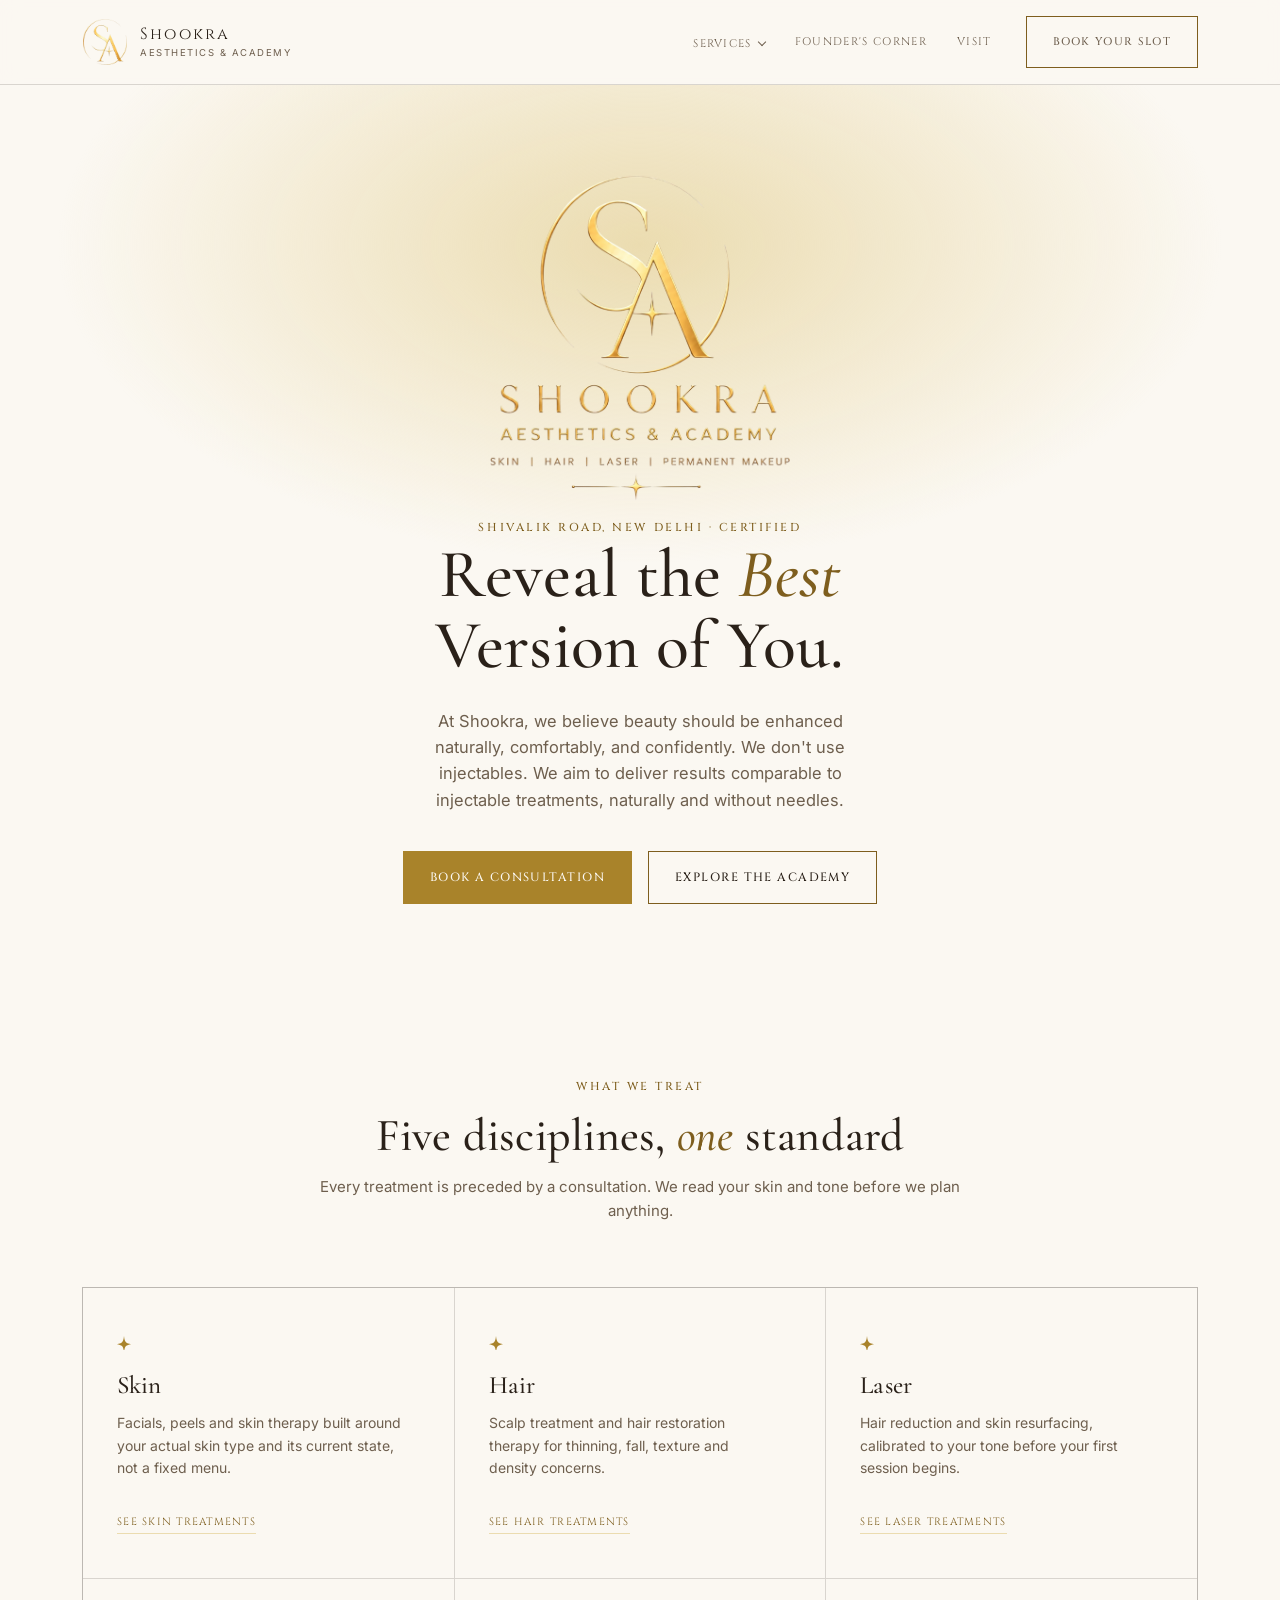
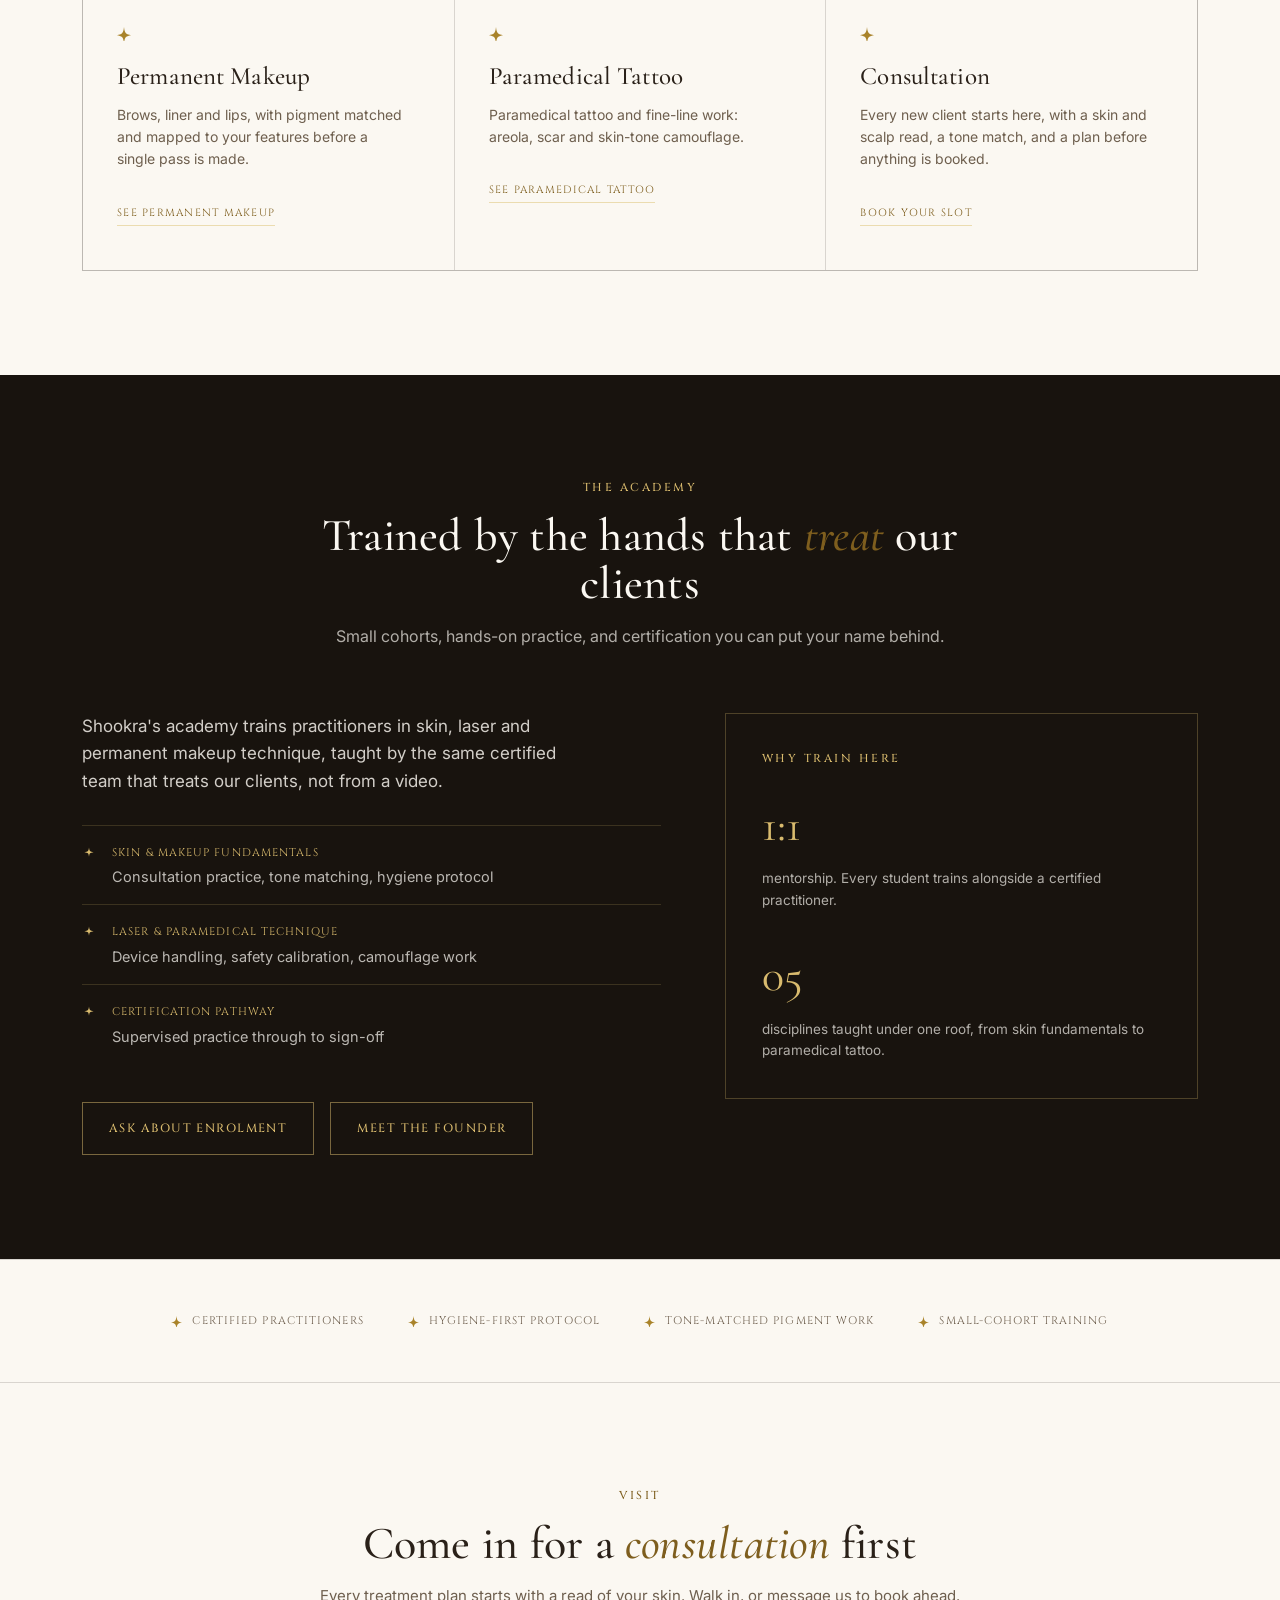
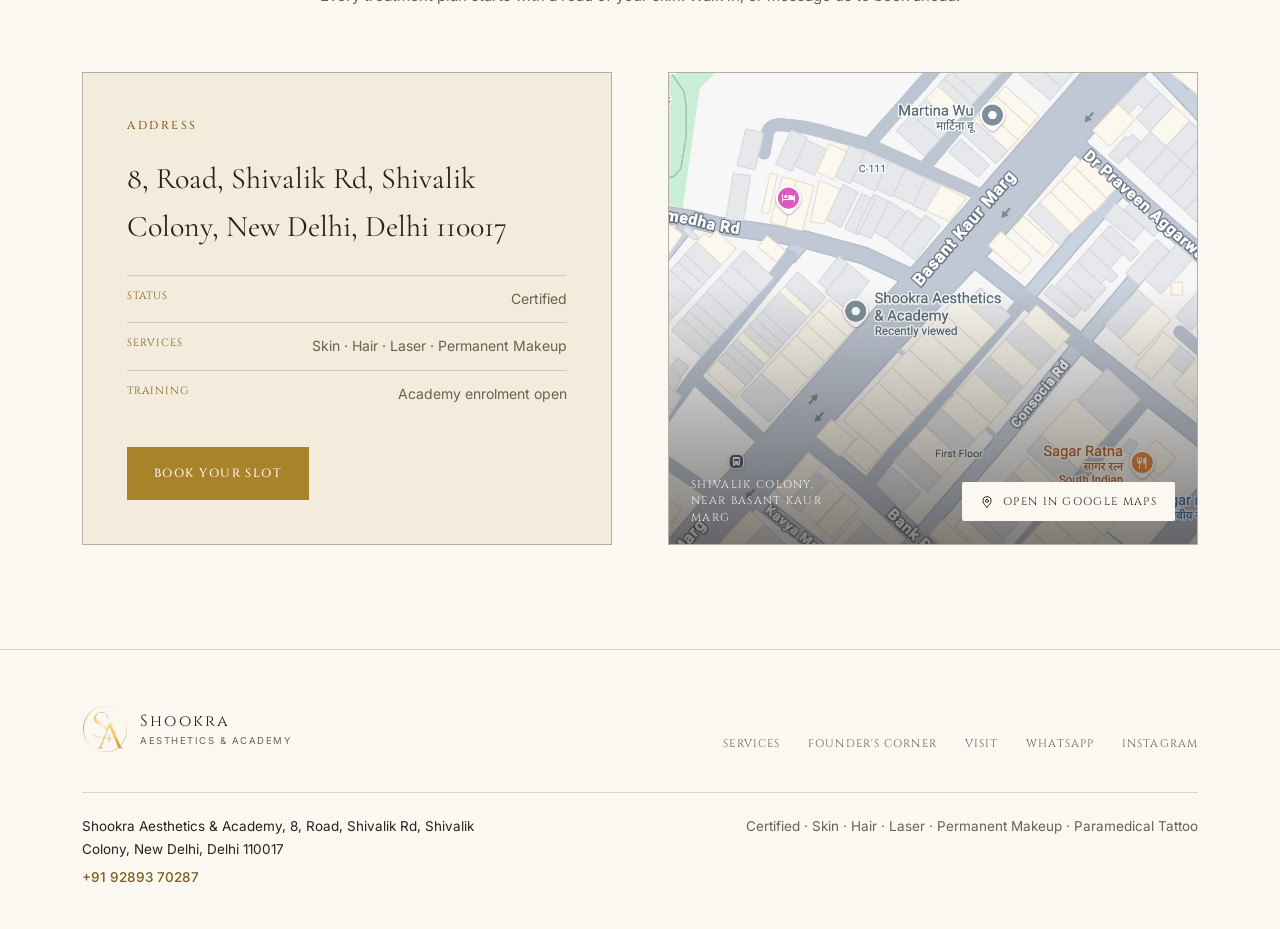
<file: index.html>
<!DOCTYPE html>
<html lang="en">
<head>
<meta charset="UTF-8" />
<meta name="viewport" content="width=device-width, initial-scale=1.0" />
<title>Shookra Aesthetics &amp; Academy | Shivalik Road, New Delhi</title>
<meta name="description" content="Skin, hair, laser, permanent makeup and paramedical tattoo at Shookra Aesthetics &amp; Academy, Shivalik Road, New Delhi. Certified practitioners, no injectables." />
<link rel="preconnect" href="https://fonts.googleapis.com" />
<link rel="preconnect" href="https://fonts.gstatic.com" crossorigin />
<link href="https://fonts.googleapis.com/css2?family=Cinzel:wght@400;500;600&family=Cormorant+Garamond:ital,wght@0,400;0,500;0,600;1,400;1,500&family=Inter:wght@400;500;600&display=swap" rel="stylesheet" />
<link rel="stylesheet" href="styles.css" />
</head>
<body>

<header>
  <nav class="wrap">
    <a href="index.html" class="brand">
      <span class="brand-mark"><img src="logo-mark.png" alt="Shookra monogram" /></span>
      <span class="wordmark">Shookra<small>Aesthetics &amp; Academy</small></span>
    </a>
    <div class="navlinks">
      <div class="navlinks-inner">
        <span class="has-menu">
          <a href="#services">Services</a>
          <span class="menu">
            <a href="skin.html">Skin</a>
            <a href="hair.html">Hair</a>
            <a href="laser.html">Laser</a>
            <a href="permanent-makeup.html">Permanent Makeup</a>
            <a href="paramedical-tattoo.html">Paramedical Tattoo</a>
          </span>
        </span>
        <a href="founders-corner.html">Founder's Corner</a>
        <a href="#visit">Visit</a>
      </div>
      <a href="#" class="btn" data-wa="Hi Shookra, I'd like to book an appointment.">Book your slot</a>
    </div>
  </nav>
</header>

<main id="top">

  <!-- HERO -->
  <div class="hero">
    <div class="wrap">

      <div class="hero-mark"><img src="logo-full.png" alt="Shookra Aesthetics &amp; Academy. Skin, hair, laser, permanent makeup." /></div>

      <span class="eyebrow hero-eyebrow">Shivalik Road, New Delhi · Certified</span>
      <h1 class="hero-headline">Reveal the <em>Best</em> Version of You.</h1>
      <p class="hero-sub">At Shookra, we believe beauty should be enhanced naturally, comfortably, and confidently. We don't use injectables. We aim to deliver results comparable to injectable treatments, naturally and without needles.</p>
      <div class="hero-cta">
        <a href="#" class="btn btn--solid" data-wa="Hi Shookra, I'd like to book a consultation.">Book a consultation</a>
        <a href="https://www.instagram.com/shookraesthetics/" class="btn" target="_blank" rel="noopener">Explore the academy</a>
      </div>

    </div>
  </div>

  <!-- SERVICES -->
  <section id="services">
    <div class="wrap">
      <div class="section-head">
        <span class="eyebrow">What we treat</span>
        <h2>Five disciplines, <em>one</em> standard</h2>
        <p class="section-note">Every treatment is preceded by a consultation. We read your skin and tone before we plan anything.</p>
      </div>

      <div class="service-list">
        <a class="service" href="skin.html">
          <span class="spark"><svg viewBox="0 0 24 24" fill="currentColor"><path d="M12 0c.6 5.6 1.6 9 3.4 10.8C17.2 12.6 20.4 13.5 24 14c-3.6.5-6.8 1.4-8.6 3.2C13.6 19 12.6 22.4 12 28c-.6-5.6-1.6-9-3.4-10.8C6.8 15.4 3.6 14.5 0 14c3.6-.5 6.8-1.4 8.6-3.2C10.4 9 11.4 5.6 12 0z"/></svg></span>
          <h3>Skin</h3>
          <p>Facials, peels and skin therapy built around your actual skin type and its current state, not a fixed menu.</p>
          <span class="more">See skin treatments</span>
          <span class="service-line"></span>
        </a>
        <a class="service" href="hair.html">
          <span class="spark"><svg viewBox="0 0 24 24" fill="currentColor"><path d="M12 0c.6 5.6 1.6 9 3.4 10.8C17.2 12.6 20.4 13.5 24 14c-3.6.5-6.8 1.4-8.6 3.2C13.6 19 12.6 22.4 12 28c-.6-5.6-1.6-9-3.4-10.8C6.8 15.4 3.6 14.5 0 14c3.6-.5 6.8-1.4 8.6-3.2C10.4 9 11.4 5.6 12 0z"/></svg></span>
          <h3>Hair</h3>
          <p>Scalp treatment and hair restoration therapy for thinning, fall, texture and density concerns.</p>
          <span class="more">See hair treatments</span>
          <span class="service-line"></span>
        </a>
        <a class="service" href="laser.html">
          <span class="spark"><svg viewBox="0 0 24 24" fill="currentColor"><path d="M12 0c.6 5.6 1.6 9 3.4 10.8C17.2 12.6 20.4 13.5 24 14c-3.6.5-6.8 1.4-8.6 3.2C13.6 19 12.6 22.4 12 28c-.6-5.6-1.6-9-3.4-10.8C6.8 15.4 3.6 14.5 0 14c3.6-.5 6.8-1.4 8.6-3.2C10.4 9 11.4 5.6 12 0z"/></svg></span>
          <h3>Laser</h3>
          <p>Hair reduction and skin resurfacing, calibrated to your tone before your first session begins.</p>
          <span class="more">See laser treatments</span>
          <span class="service-line"></span>
        </a>
        <a class="service" href="permanent-makeup.html">
          <span class="spark"><svg viewBox="0 0 24 24" fill="currentColor"><path d="M12 0c.6 5.6 1.6 9 3.4 10.8C17.2 12.6 20.4 13.5 24 14c-3.6.5-6.8 1.4-8.6 3.2C13.6 19 12.6 22.4 12 28c-.6-5.6-1.6-9-3.4-10.8C6.8 15.4 3.6 14.5 0 14c3.6-.5 6.8-1.4 8.6-3.2C10.4 9 11.4 5.6 12 0z"/></svg></span>
          <h3>Permanent Makeup</h3>
          <p>Brows, liner and lips, with pigment matched and mapped to your features before a single pass is made.</p>
          <span class="more">See permanent makeup</span>
          <span class="service-line"></span>
        </a>
        <a class="service" href="paramedical-tattoo.html">
          <span class="spark"><svg viewBox="0 0 24 24" fill="currentColor"><path d="M12 0c.6 5.6 1.6 9 3.4 10.8C17.2 12.6 20.4 13.5 24 14c-3.6.5-6.8 1.4-8.6 3.2C13.6 19 12.6 22.4 12 28c-.6-5.6-1.6-9-3.4-10.8C6.8 15.4 3.6 14.5 0 14c3.6-.5 6.8-1.4 8.6-3.2C10.4 9 11.4 5.6 12 0z"/></svg></span>
          <h3>Paramedical Tattoo</h3>
          <p>Paramedical tattoo and fine-line work: areola, scar and skin-tone camouflage.</p>
          <span class="more">See paramedical tattoo</span>
          <span class="service-line"></span>
        </a>
        <a class="service" href="#" data-wa="Hi Shookra, I'd like to book a first consultation.">
          <span class="spark"><svg viewBox="0 0 24 24" fill="currentColor"><path d="M12 0c.6 5.6 1.6 9 3.4 10.8C17.2 12.6 20.4 13.5 24 14c-3.6.5-6.8 1.4-8.6 3.2C13.6 19 12.6 22.4 12 28c-.6-5.6-1.6-9-3.4-10.8C6.8 15.4 3.6 14.5 0 14c3.6-.5 6.8-1.4 8.6-3.2C10.4 9 11.4 5.6 12 0z"/></svg></span>
          <h3>Consultation</h3>
          <p>Every new client starts here, with a skin and scalp read, a tone match, and a plan before anything is booked.</p>
          <span class="more">Book your slot</span>
          <span class="service-line"></span>
        </a>
      </div>
    </div>
  </section>

  <!-- ACADEMY -->
  <section id="academy" class="academy">
    <div class="wrap">
      <div class="section-head">
        <span class="eyebrow eyebrow--on-dark">The Academy</span>
        <h2>Trained by the hands that <em>treat</em> our clients</h2>
        <p>Small cohorts, hands-on practice, and certification you can put your name behind.</p>
      </div>

      <div class="academy-grid">
        <div class="academy-copy">
          <p>Shookra's academy trains practitioners in skin, laser and permanent makeup technique, taught by the same certified team that treats our clients, not from a video.</p>
          <ul class="academy-list">
            <li>
              <span class="spark"><svg viewBox="0 0 24 24" fill="currentColor"><path d="M12 6c.4 3 .9 5 1.9 6C15 13 17 13.5 20 14c-3 .5-5 1-6.1 2-1 1-1.5 3-1.9 6-.4-3-.9-5-1.9-6C9 15 7 14.5 4 14c3-.5 5-1 6.1-2 1-1 1.5-3 1.9-6z"/></svg></span>
              <div><span>Skin &amp; makeup fundamentals</span><p>Consultation practice, tone matching, hygiene protocol</p></div>
            </li>
            <li>
              <span class="spark"><svg viewBox="0 0 24 24" fill="currentColor"><path d="M12 6c.4 3 .9 5 1.9 6C15 13 17 13.5 20 14c-3 .5-5 1-6.1 2-1 1-1.5 3-1.9 6-.4-3-.9-5-1.9-6C9 15 7 14.5 4 14c3-.5 5-1 6.1-2 1-1 1.5-3 1.9-6z"/></svg></span>
              <div><span>Laser &amp; paramedical technique</span><p>Device handling, safety calibration, camouflage work</p></div>
            </li>
            <li>
              <span class="spark"><svg viewBox="0 0 24 24" fill="currentColor"><path d="M12 6c.4 3 .9 5 1.9 6C15 13 17 13.5 20 14c-3 .5-5 1-6.1 2-1 1-1.5 3-1.9 6-.4-3-.9-5-1.9-6C9 15 7 14.5 4 14c3-.5 5-1 6.1-2 1-1 1.5-3 1.9-6z"/></svg></span>
              <div><span>Certification pathway</span><p>Supervised practice through to sign-off</p></div>
            </li>
          </ul>
          <div class="founder-cta">
            <a href="#" class="btn btn--ghost-dark" data-wa="Hi Shookra, I'd like to know about academy enrolment: courses, dates and fees.">Ask about enrolment</a>
            <a href="founders-corner.html" class="btn btn--ghost-dark">Meet the founder</a>
          </div>
        </div>
        <div class="academy-panel">
          <span class="eyebrow eyebrow--on-dark">Why train here</span>
          <div class="stat">1:1</div>
          <div class="stat-label">mentorship. Every student trains alongside a certified practitioner.</div>
          <div class="stat">05</div>
          <div class="stat-label">disciplines taught under one roof, from skin fundamentals to paramedical tattoo.</div>
        </div>
      </div>
    </div>
  </section>

  <!-- TRUST STRIP -->
  <div class="trust">
    <div class="wrap">
      <span class="trust-item"><span class="spark"><svg viewBox="0 0 24 24" fill="currentColor"><path d="M12 0c.6 5.6 1.6 9 3.4 10.8C17.2 12.6 20.4 13.5 24 14c-3.6.5-6.8 1.4-8.6 3.2C13.6 19 12.6 22.4 12 28c-.6-5.6-1.6-9-3.4-10.8C6.8 15.4 3.6 14.5 0 14c3.6-.5 6.8-1.4 8.6-3.2C10.4 9 11.4 5.6 12 0z"/></svg></span>Certified practitioners</span>
      <span class="trust-item"><span class="spark"><svg viewBox="0 0 24 24" fill="currentColor"><path d="M12 0c.6 5.6 1.6 9 3.4 10.8C17.2 12.6 20.4 13.5 24 14c-3.6.5-6.8 1.4-8.6 3.2C13.6 19 12.6 22.4 12 28c-.6-5.6-1.6-9-3.4-10.8C6.8 15.4 3.6 14.5 0 14c3.6-.5 6.8-1.4 8.6-3.2C10.4 9 11.4 5.6 12 0z"/></svg></span>Hygiene-first protocol</span>
      <span class="trust-item"><span class="spark"><svg viewBox="0 0 24 24" fill="currentColor"><path d="M12 0c.6 5.6 1.6 9 3.4 10.8C17.2 12.6 20.4 13.5 24 14c-3.6.5-6.8 1.4-8.6 3.2C13.6 19 12.6 22.4 12 28c-.6-5.6-1.6-9-3.4-10.8C6.8 15.4 3.6 14.5 0 14c3.6-.5 6.8-1.4 8.6-3.2C10.4 9 11.4 5.6 12 0z"/></svg></span>Tone-matched pigment work</span>
      <span class="trust-item"><span class="spark"><svg viewBox="0 0 24 24" fill="currentColor"><path d="M12 0c.6 5.6 1.6 9 3.4 10.8C17.2 12.6 20.4 13.5 24 14c-3.6.5-6.8 1.4-8.6 3.2C13.6 19 12.6 22.4 12 28c-.6-5.6-1.6-9-3.4-10.8C6.8 15.4 3.6 14.5 0 14c3.6-.5 6.8-1.4 8.6-3.2C10.4 9 11.4 5.6 12 0z"/></svg></span>Small-cohort training</span>
    </div>
  </div>

  <!-- VISIT -->
  <section id="visit">
    <div class="wrap">
      <div class="section-head">
        <span class="eyebrow">Visit</span>
        <h2>Come in for a <em>consultation</em> first</h2>
        <p class="section-note">Every treatment plan starts with a read of your skin. Walk in, or message us to book ahead.</p>
      </div>

      <div class="visit-grid">
        <div class="visit-card">
          <span class="eyebrow">Address</span>
          <div class="visit-address">8, Road, Shivalik Rd, Shivalik Colony, New Delhi, Delhi 110017</div>
          <div class="visit-meta">
            <div><span>Status</span><span>Certified</span></div>
            <div><span>Services</span><span>Skin · Hair · Laser · Permanent Makeup</span></div>
            <div><span>Training</span><span>Academy enrolment open</span></div>
          </div>
          <a href="#" class="btn btn--solid" data-wa="Hi Shookra, I'd like to book an appointment. Could you share available slots?">Book your slot</a>
        </div>

        <!-- Google Maps tile: real map screenshot with an explicit open affordance -->
        <a class="map-tile" href="https://maps.app.goo.gl/k554eYbJxTar6n1K6?g_st=ic" target="_blank" rel="noopener" aria-label="Open Shookra Aesthetics &amp; Academy in Google Maps">
          <img src="map.jpg" alt="Map showing Shookra Aesthetics &amp; Academy on Shivalik Road, near Basant Kaur Marg, New Delhi" />
          <span class="map-open">
            <span class="where">Shivalik Colony, near Basant Kaur Marg</span>
            <span class="pill">
              <svg viewBox="0 0 24 24" fill="none" stroke="currentColor" stroke-width="1.7" stroke-linecap="round" stroke-linejoin="round"><path d="M12 21s7-6.2 7-11a7 7 0 1 0-14 0c0 4.8 7 11 7 11z"/><circle cx="12" cy="10" r="2.6"/></svg>
              Open in Google Maps
            </span>
          </span>
        </a>
      </div>
    </div>
  </section>

</main>

<footer>
  <div class="wrap">
    <div class="footer-top">
      <a href="index.html" class="brand">
        <span class="brand-mark"><img src="logo-mark.png" alt="Shookra monogram" /></span>
        <span class="wordmark">Shookra<small>Aesthetics &amp; Academy</small></span>
      </a>
      <div class="footer-links">
        <a href="#services">Services</a>
        <a href="founders-corner.html">Founder's Corner</a>
        <a href="#visit">Visit</a>
        <a href="#" data-wa="Hi Shookra, I'd like to book a consultation.">WhatsApp</a>
        <a href="https://www.instagram.com/shookraesthetics/" target="_blank" rel="noopener">Instagram</a>
      </div>
    </div>
    <div class="footer-bottom">
      <span>Shookra Aesthetics &amp; Academy, 8, Road, Shivalik Rd, Shivalik Colony, New Delhi, Delhi 110017<br /><a class="footer-phone" href="tel:+919289370287">+91 92893 70287</a></span>
      <span>Certified · Skin · Hair · Laser · Permanent Makeup · Paramedical Tattoo</span>
    </div>
  </div>
</footer>

<script src="site.js"></script>
</body>
</html>
</file>
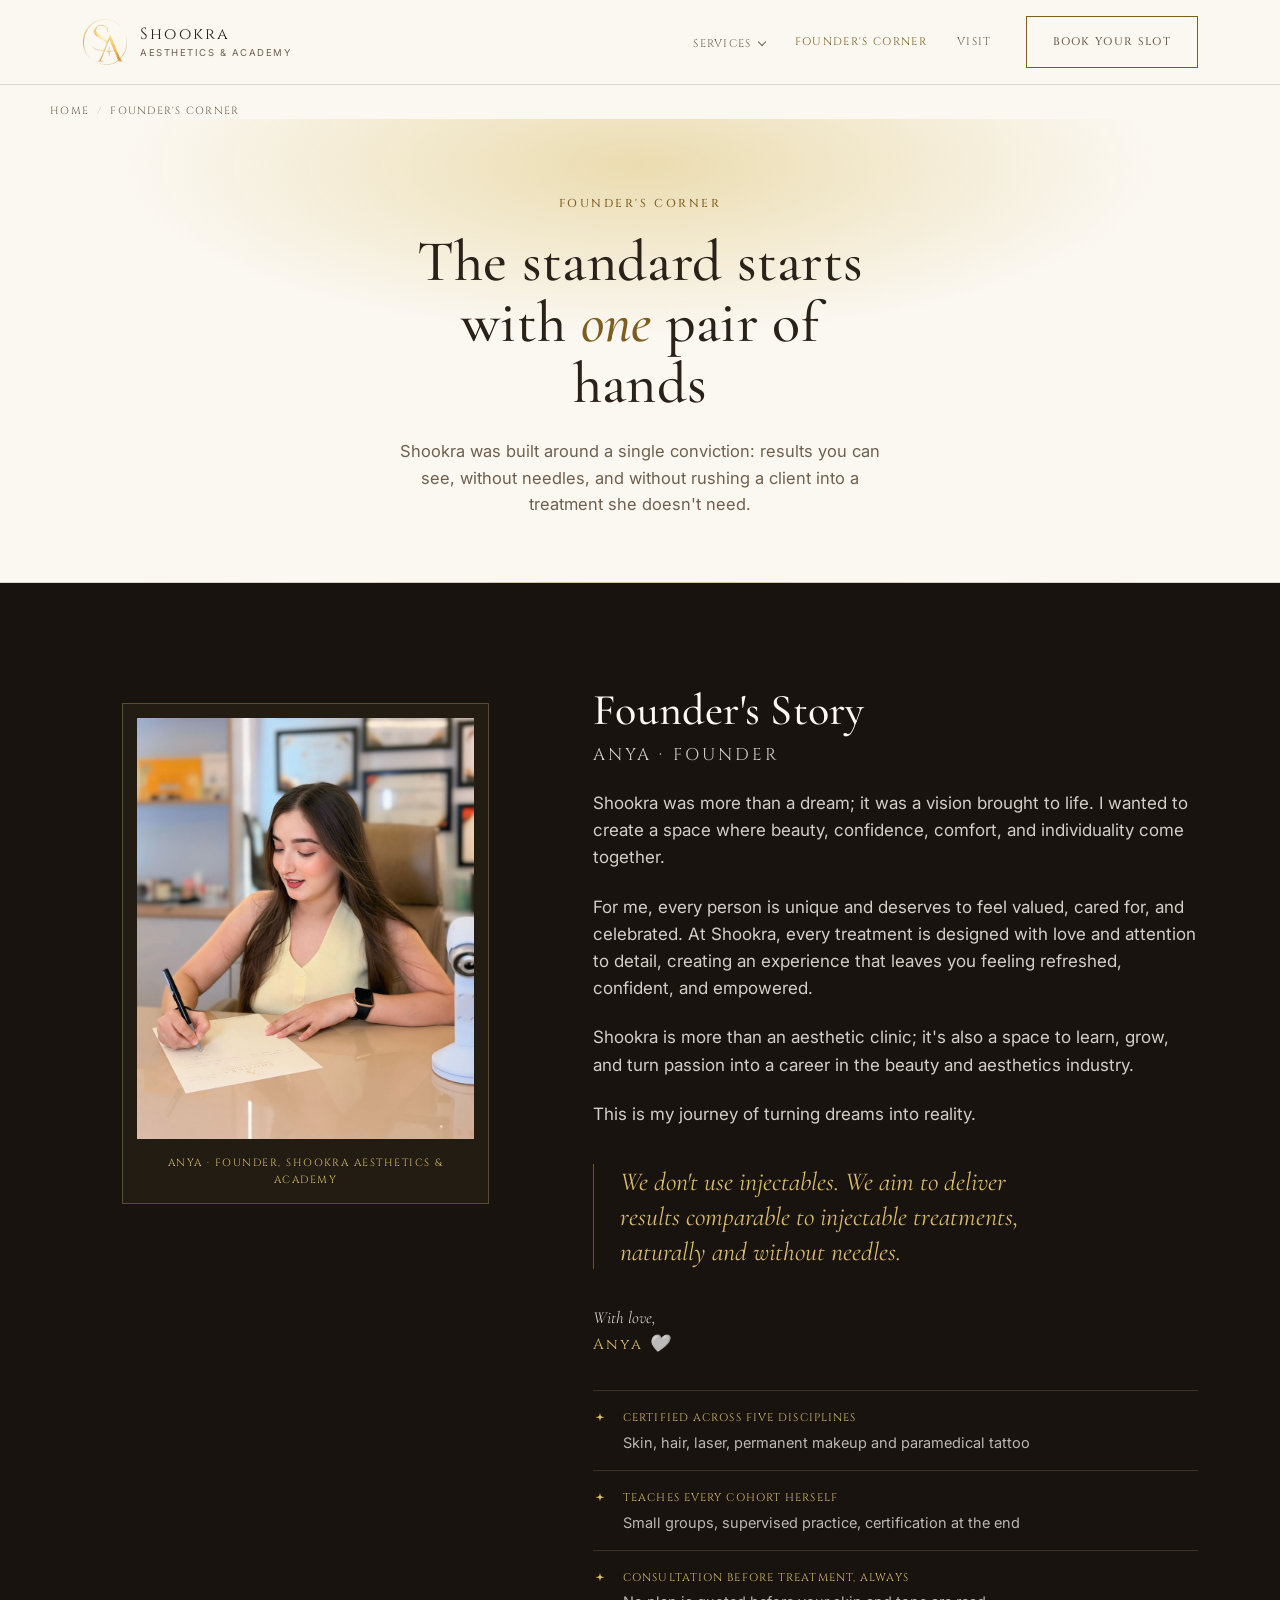
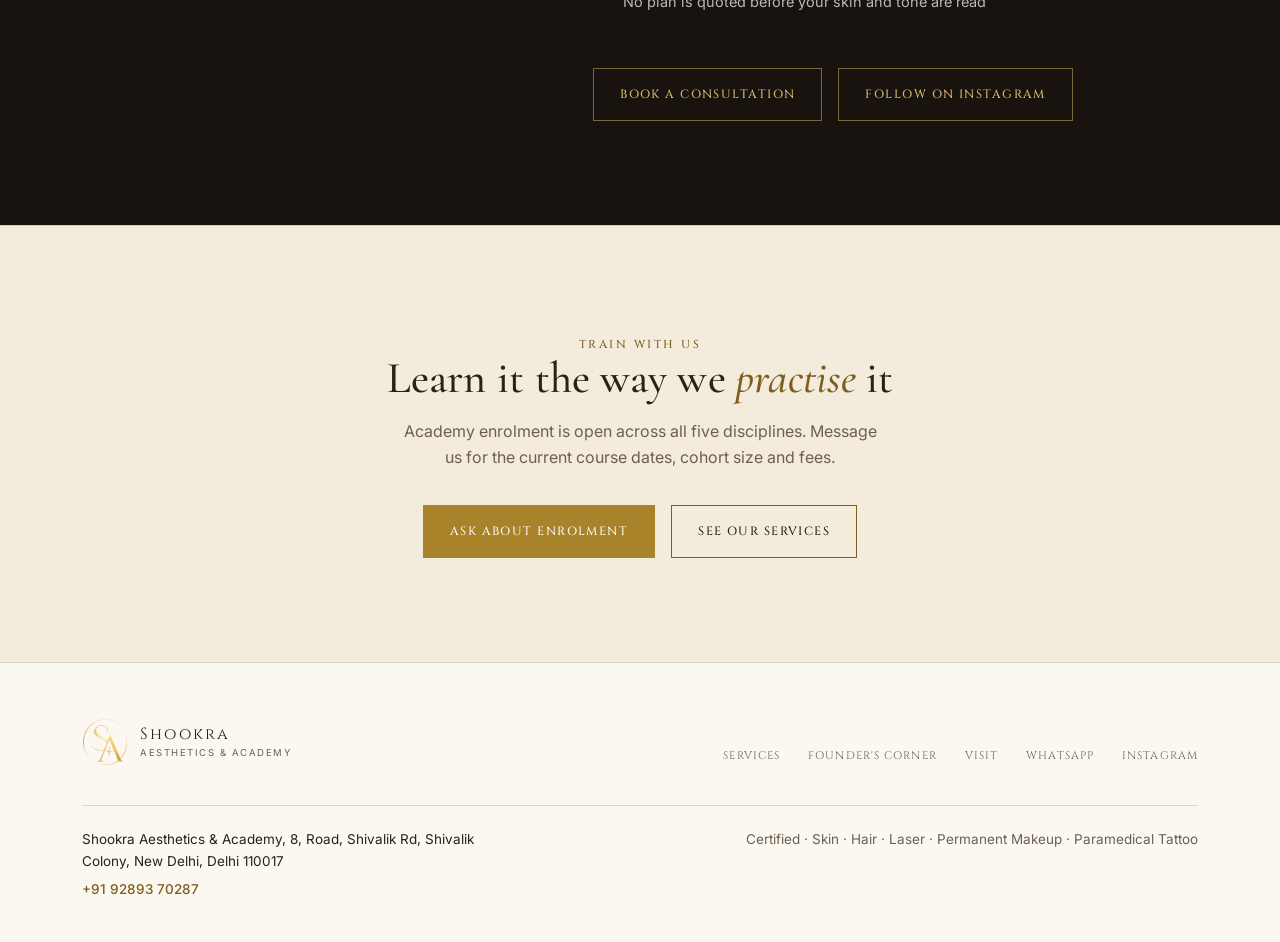
<file: founders-corner.html>
<!DOCTYPE html>
<html lang="en">
<head>
<meta charset="UTF-8" />
<meta name="viewport" content="width=device-width, initial-scale=1.0" />
<title>Founder's Corner | Shookra Aesthetics &amp; Academy</title>
<meta name="description" content="Meet the founder of Shookra Aesthetics &amp; Academy, Shivalik Road, New Delhi." />
<link rel="preconnect" href="https://fonts.googleapis.com" />
<link rel="preconnect" href="https://fonts.gstatic.com" crossorigin />
<link href="https://fonts.googleapis.com/css2?family=Cinzel:wght@400;500;600&family=Cormorant+Garamond:ital,wght@0,400;0,500;0,600;1,400;1,500&family=Inter:wght@400;500;600&display=swap" rel="stylesheet" />
<link rel="stylesheet" href="styles.css" />
</head>
<body>

<header>
  <nav class="wrap">
    <a href="index.html" class="brand">
      <span class="brand-mark"><img src="logo-mark.png" alt="Shookra monogram" /></span>
      <span class="wordmark">Shookra<small>Aesthetics &amp; Academy</small></span>
    </a>
    <div class="navlinks">
      <div class="navlinks-inner">
        <span class="has-menu">
          <a href="index.html#services">Services</a>
          <span class="menu">
            <a href="skin.html">Skin</a>
            <a href="hair.html">Hair</a>
            <a href="laser.html">Laser</a>
            <a href="permanent-makeup.html">Permanent Makeup</a>
            <a href="paramedical-tattoo.html">Paramedical Tattoo</a>
          </span>
        </span>
        <a href="founders-corner.html" aria-current="page">Founder's Corner</a>
        <a href="index.html#visit">Visit</a>
      </div>
      <a href="#" class="btn" data-wa="Hi Shookra, I'd like to book an appointment.">Book your slot</a>
    </div>
  </nav>
</header>

<main>

  <div class="wrap crumbs">
    <a href="index.html">Home</a><span>/</span>Founder's Corner
  </div>

  <div class="page-hero">
    <div class="wrap">
      <span class="eyebrow">Founder's Corner</span>
      <h1>The standard starts with <em>one</em> pair of hands</h1>
      <p>Shookra was built around a single conviction: results you can see, without needles, and without rushing a client into a treatment she doesn't need.</p>
    </div>
  </div>

  <section class="founder">
    <div class="wrap">
      <div class="founder-grid">

        <figure class="founder-portrait">
          <img src="founder.jpg" alt="Anya, founder of Shookra Aesthetics &amp; Academy" />
          <figcaption>Anya &#183; Founder, Shookra Aesthetics &amp; Academy</figcaption>
        </figure>

        <div class="founder-copy">
          <h2>Founder's Story</h2>
          <p class="founder-role">Anya &#183; Founder</p>

          <p>Shookra was more than a dream; it was a vision brought to life. I wanted to create a space where beauty, confidence, comfort, and individuality come together.</p>

          <p>For me, every person is unique and deserves to feel valued, cared for, and celebrated. At Shookra, every treatment is designed with love and attention to detail, creating an experience that leaves you feeling refreshed, confident, and empowered.</p>

          <p>Shookra is more than an aesthetic clinic; it's also a space to learn, grow, and turn passion into a career in the beauty and aesthetics industry.</p>

          <p>This is my journey of turning dreams into reality.</p>

          <blockquote class="founder-quote">We don't use injectables. We aim to deliver results comparable to injectable treatments, naturally and without needles.</blockquote>

          <p class="founder-sign">With love,<br /><span>Anya</span> &#129293;</p>

          <ul class="founder-facts">
            <li>
              <span class="spark"><svg viewBox="0 0 24 24" fill="currentColor"><path d="M12 6c.4 3 .9 5 1.9 6C15 13 17 13.5 20 14c-3 .5-5 1-6.1 2-1 1-1.5 3-1.9 6-.4-3-.9-5-1.9-6C9 15 7 14.5 4 14c3-.5 5-1 6.1-2 1-1 1.5-3 1.9-6z"/></svg></span>
              <div><span>Certified across five disciplines</span><p>Skin, hair, laser, permanent makeup and paramedical tattoo</p></div>
            </li>
            <li>
              <span class="spark"><svg viewBox="0 0 24 24" fill="currentColor"><path d="M12 6c.4 3 .9 5 1.9 6C15 13 17 13.5 20 14c-3 .5-5 1-6.1 2-1 1-1.5 3-1.9 6-.4-3-.9-5-1.9-6C9 15 7 14.5 4 14c3-.5 5-1 6.1-2 1-1 1.5-3 1.9-6z"/></svg></span>
              <div><span>Teaches every cohort herself</span><p>Small groups, supervised practice, certification at the end</p></div>
            </li>
            <li>
              <span class="spark"><svg viewBox="0 0 24 24" fill="currentColor"><path d="M12 6c.4 3 .9 5 1.9 6C15 13 17 13.5 20 14c-3 .5-5 1-6.1 2-1 1-1.5 3-1.9 6-.4-3-.9-5-1.9-6C9 15 7 14.5 4 14c3-.5 5-1 6.1-2 1-1 1.5-3 1.9-6z"/></svg></span>
              <div><span>Consultation before treatment, always</span><p>No plan is quoted before your skin and tone are read</p></div>
            </li>
          </ul>

          <div class="founder-cta">
            <a href="#" class="btn btn--ghost-dark" data-wa="Hi Shookra, I'd like to book a consultation with the founder.">Book a consultation</a>
            <a href="https://www.instagram.com/shookraesthetics/" class="btn btn--ghost-dark" target="_blank" rel="noopener">Follow on Instagram</a>
          </div>
        </div>

      </div>
    </div>
  </section>

  <section class="cta-band">
    <div class="wrap">
      <span class="eyebrow">Train with us</span>
      <h2>Learn it the way we <em>practise</em> it</h2>
      <p>Academy enrolment is open across all five disciplines. Message us for the current course dates, cohort size and fees.</p>
      <div class="btns">
        <a href="#" class="btn btn--solid" data-wa="Hi Shookra, I'd like to know about academy enrolment: courses, dates and fees.">Ask about enrolment</a>
        <a href="index.html#services" class="btn">See our services</a>
      </div>
    </div>
  </section>

</main>

<footer>
  <div class="wrap">
    <div class="footer-top">
      <a href="index.html" class="brand">
        <span class="brand-mark"><img src="logo-mark.png" alt="Shookra monogram" /></span>
        <span class="wordmark">Shookra<small>Aesthetics &amp; Academy</small></span>
      </a>
      <div class="footer-links">
        <a href="index.html#services">Services</a>
        <a href="founders-corner.html">Founder's Corner</a>
        <a href="index.html#visit">Visit</a>
        <a href="#" data-wa="Hi Shookra, I'd like to book a consultation.">WhatsApp</a>
        <a href="https://www.instagram.com/shookraesthetics/" target="_blank" rel="noopener">Instagram</a>
      </div>
    </div>
    <div class="footer-bottom">
      <span>Shookra Aesthetics &amp; Academy, 8, Road, Shivalik Rd, Shivalik Colony, New Delhi, Delhi 110017<br /><a class="footer-phone" href="tel:+919289370287">+91 92893 70287</a></span>
      <span>Certified · Skin · Hair · Laser · Permanent Makeup · Paramedical Tattoo</span>
    </div>
  </div>
</footer>

<script src="site.js"></script>
</body>
</html>
</file>
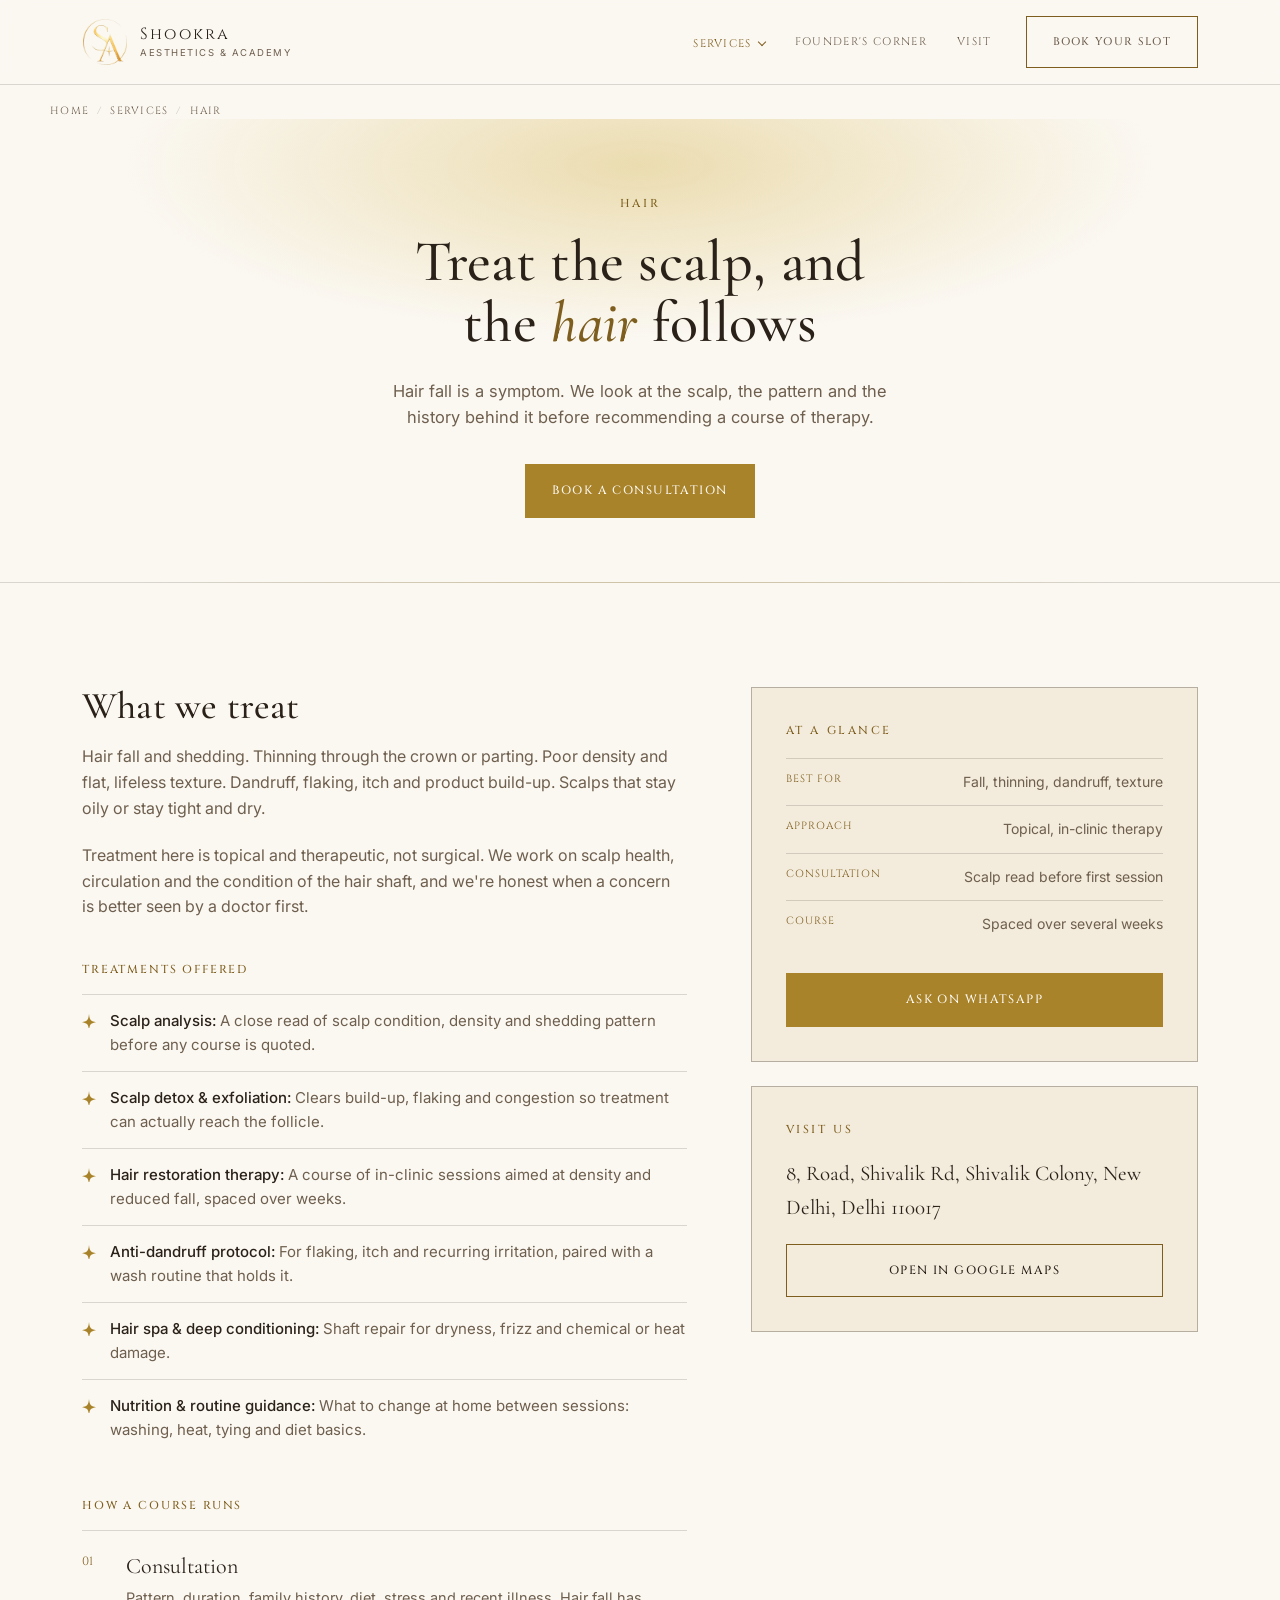
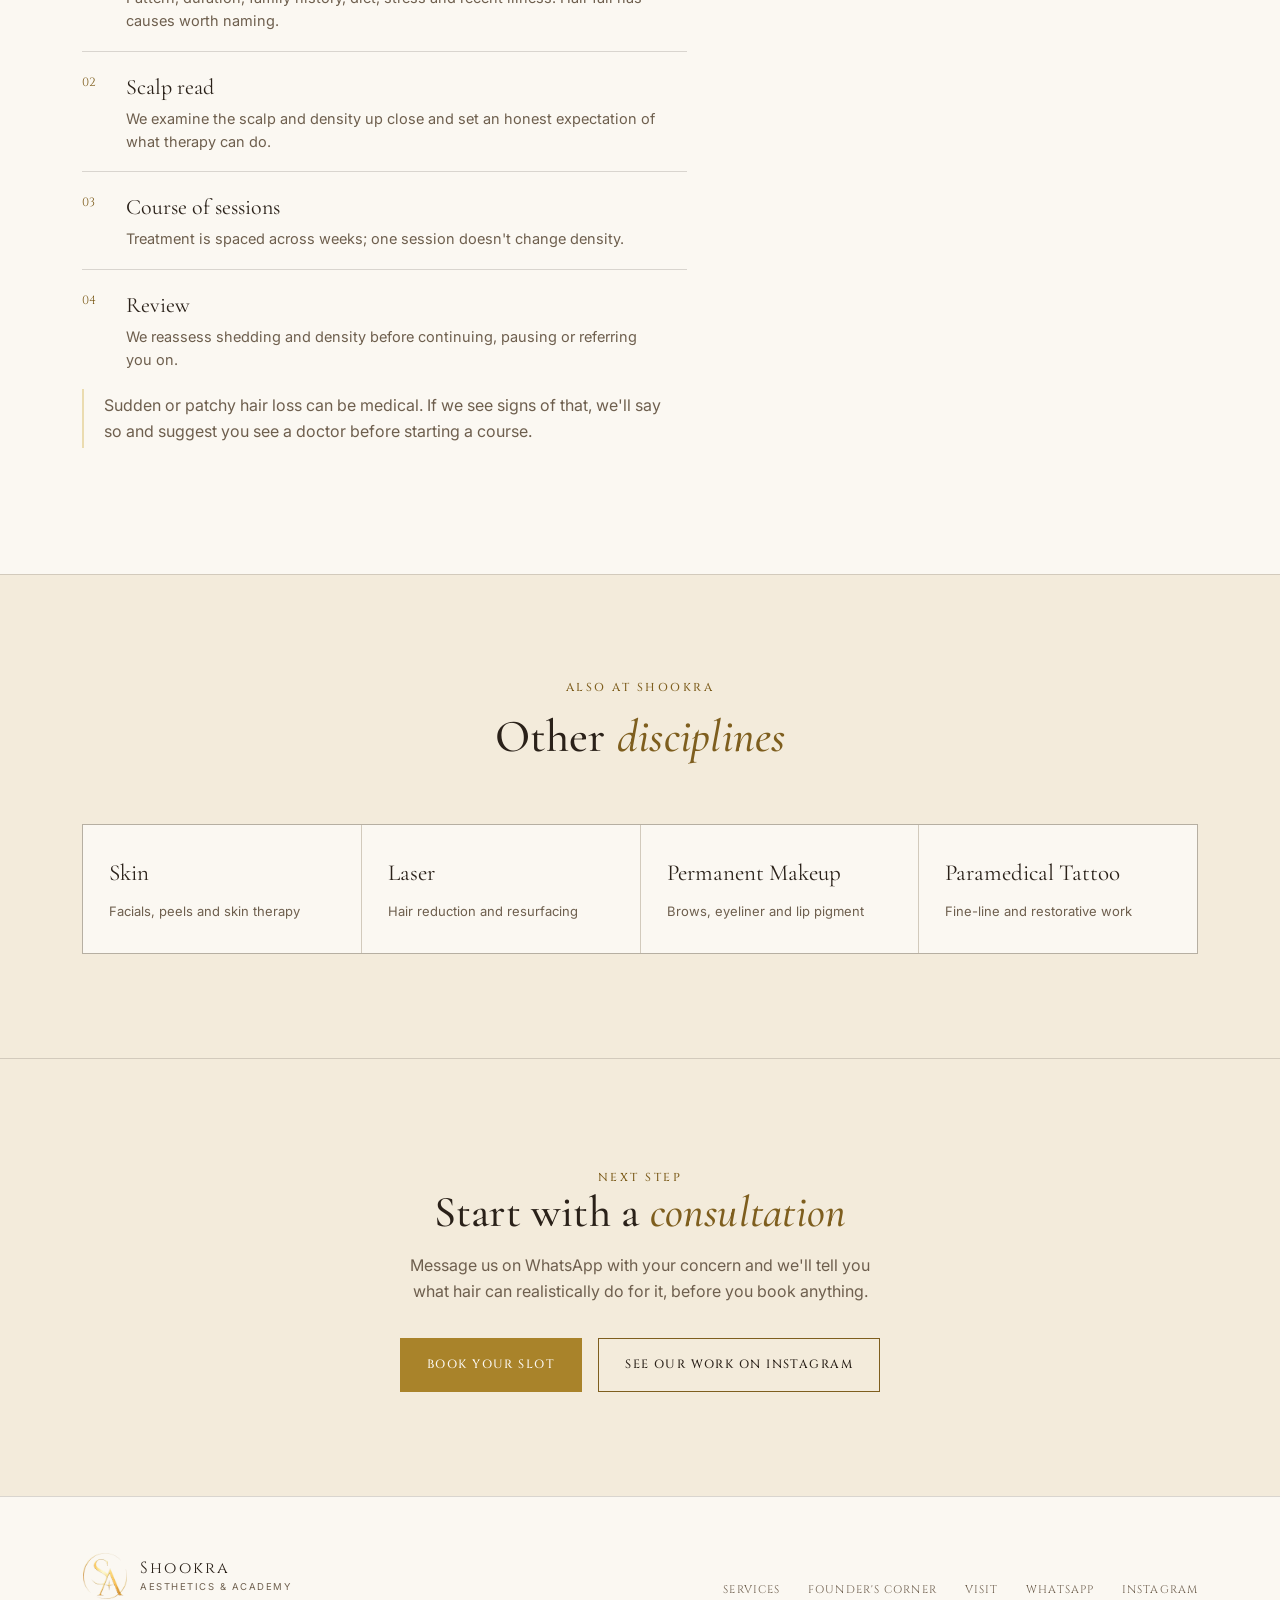
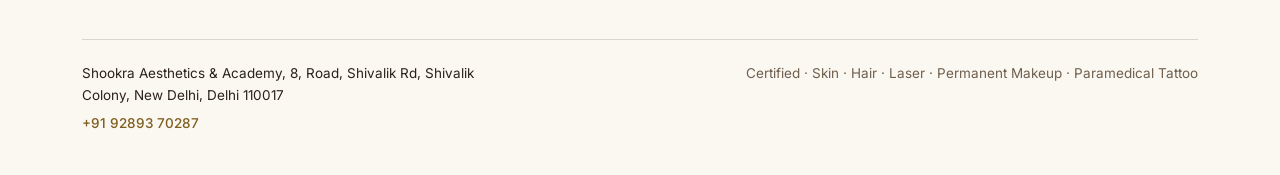
<file: hair.html>
<!DOCTYPE html>
<html lang="en">
<head>
<meta charset="UTF-8" />
<meta name="viewport" content="width=device-width, initial-scale=1.0" />
<title>Hair | Shookra Aesthetics &amp; Academy</title>
<meta name="description" content="Scalp treatment and hair restoration therapy at Shookra Aesthetics &amp; Academy, Shivalik Road, New Delhi." />
<link rel="preconnect" href="https://fonts.googleapis.com" />
<link rel="preconnect" href="https://fonts.gstatic.com" crossorigin />
<link href="https://fonts.googleapis.com/css2?family=Cinzel:wght@400;500;600&family=Cormorant+Garamond:ital,wght@0,400;0,500;0,600;1,400;1,500&family=Inter:wght@400;500;600&display=swap" rel="stylesheet" />
<link rel="stylesheet" href="styles.css" />
</head>
<body>

<header>
  <nav class="wrap">
    <a href="index.html" class="brand">
      <span class="brand-mark"><img src="logo-mark.png" alt="Shookra monogram" /></span>
      <span class="wordmark">Shookra<small>Aesthetics &amp; Academy</small></span>
    </a>
    <div class="navlinks">
      <div class="navlinks-inner">
        <span class="has-menu">
          <a href="index.html#services" aria-current="page">Services</a>
          <span class="menu">
            <a href="skin.html">Skin</a>
            <a href="hair.html" aria-current="page">Hair</a>
            <a href="laser.html">Laser</a>
            <a href="permanent-makeup.html">Permanent Makeup</a>
            <a href="paramedical-tattoo.html">Paramedical Tattoo</a>
          </span>
        </span>
        <a href="founders-corner.html">Founder's Corner</a>
        <a href="index.html#visit">Visit</a>
      </div>
      <a href="#" class="btn" data-wa="Hi Shookra, I&#x27;d like to book a hair and scalp consultation.">Book your slot</a>
    </div>
  </nav>
</header>

<main>

  <div class="wrap crumbs">
    <a href="index.html">Home</a><span>/</span><a href="index.html#services">Services</a><span>/</span>Hair
  </div>

  <div class="page-hero">
    <div class="wrap">
      <span class="eyebrow">Hair</span>
      <h1>Treat the scalp, and the <em>hair</em> follows</h1>
      <p>Hair fall is a symptom. We look at the scalp, the pattern and the history behind it before recommending a course of therapy.</p>
      <a href="#" class="btn btn--solid" data-wa="Hi Shookra, I&#x27;d like to book a hair and scalp consultation.">Book a consultation</a>
    </div>
  </div>

  <section>
    <div class="wrap">
      <div class="svc-grid">

        <div class="svc-copy">
          <h2>What we treat</h2>
          <p>Hair fall and shedding. Thinning through the crown or parting. Poor density and flat, lifeless texture. Dandruff, flaking, itch and product build-up. Scalps that stay oily or stay tight and dry.</p>
          <p>Treatment here is topical and therapeutic, not surgical. We work on scalp health, circulation and the condition of the hair shaft, and we're honest when a concern is better seen by a doctor first.</p>
          <h3>Treatments offered</h3>
          <ul class="svc-points">
            <li><span class="spark"><svg viewBox="0 0 24 24" fill="currentColor"><path d="M12 0c.6 5.6 1.6 9 3.4 10.8C17.2 12.6 20.4 13.5 24 14c-3.6.5-6.8 1.4-8.6 3.2C13.6 19 12.6 22.4 12 28c-.6-5.6-1.6-9-3.4-10.8C6.8 15.4 3.6 14.5 0 14c3.6-.5 6.8-1.4 8.6-3.2C10.4 9 11.4 5.6 12 0z"/></svg></span><div><strong>Scalp analysis:</strong> A close read of scalp condition, density and shedding pattern before any course is quoted.</div></li>
            <li><span class="spark"><svg viewBox="0 0 24 24" fill="currentColor"><path d="M12 0c.6 5.6 1.6 9 3.4 10.8C17.2 12.6 20.4 13.5 24 14c-3.6.5-6.8 1.4-8.6 3.2C13.6 19 12.6 22.4 12 28c-.6-5.6-1.6-9-3.4-10.8C6.8 15.4 3.6 14.5 0 14c3.6-.5 6.8-1.4 8.6-3.2C10.4 9 11.4 5.6 12 0z"/></svg></span><div><strong>Scalp detox & exfoliation:</strong> Clears build-up, flaking and congestion so treatment can actually reach the follicle.</div></li>
            <li><span class="spark"><svg viewBox="0 0 24 24" fill="currentColor"><path d="M12 0c.6 5.6 1.6 9 3.4 10.8C17.2 12.6 20.4 13.5 24 14c-3.6.5-6.8 1.4-8.6 3.2C13.6 19 12.6 22.4 12 28c-.6-5.6-1.6-9-3.4-10.8C6.8 15.4 3.6 14.5 0 14c3.6-.5 6.8-1.4 8.6-3.2C10.4 9 11.4 5.6 12 0z"/></svg></span><div><strong>Hair restoration therapy:</strong> A course of in-clinic sessions aimed at density and reduced fall, spaced over weeks.</div></li>
            <li><span class="spark"><svg viewBox="0 0 24 24" fill="currentColor"><path d="M12 0c.6 5.6 1.6 9 3.4 10.8C17.2 12.6 20.4 13.5 24 14c-3.6.5-6.8 1.4-8.6 3.2C13.6 19 12.6 22.4 12 28c-.6-5.6-1.6-9-3.4-10.8C6.8 15.4 3.6 14.5 0 14c3.6-.5 6.8-1.4 8.6-3.2C10.4 9 11.4 5.6 12 0z"/></svg></span><div><strong>Anti-dandruff protocol:</strong> For flaking, itch and recurring irritation, paired with a wash routine that holds it.</div></li>
            <li><span class="spark"><svg viewBox="0 0 24 24" fill="currentColor"><path d="M12 0c.6 5.6 1.6 9 3.4 10.8C17.2 12.6 20.4 13.5 24 14c-3.6.5-6.8 1.4-8.6 3.2C13.6 19 12.6 22.4 12 28c-.6-5.6-1.6-9-3.4-10.8C6.8 15.4 3.6 14.5 0 14c3.6-.5 6.8-1.4 8.6-3.2C10.4 9 11.4 5.6 12 0z"/></svg></span><div><strong>Hair spa & deep conditioning:</strong> Shaft repair for dryness, frizz and chemical or heat damage.</div></li>
            <li><span class="spark"><svg viewBox="0 0 24 24" fill="currentColor"><path d="M12 0c.6 5.6 1.6 9 3.4 10.8C17.2 12.6 20.4 13.5 24 14c-3.6.5-6.8 1.4-8.6 3.2C13.6 19 12.6 22.4 12 28c-.6-5.6-1.6-9-3.4-10.8C6.8 15.4 3.6 14.5 0 14c3.6-.5 6.8-1.4 8.6-3.2C10.4 9 11.4 5.6 12 0z"/></svg></span><div><strong>Nutrition & routine guidance:</strong> What to change at home between sessions: washing, heat, tying and diet basics.</div></li>
          </ul>

          <h3>How a course runs</h3>
          <ol class="svc-steps">
            <li><div><span>Consultation</span><p>Pattern, duration, family history, diet, stress and recent illness. Hair fall has causes worth naming.</p></div></li>
            <li><div><span>Scalp read</span><p>We examine the scalp and density up close and set an honest expectation of what therapy can do.</p></div></li>
            <li><div><span>Course of sessions</span><p>Treatment is spaced across weeks; one session doesn't change density.</p></div></li>
            <li><div><span>Review</span><p>We reassess shedding and density before continuing, pausing or referring you on.</p></div></li>
          </ol>

          <p class="svc-note">Sudden or patchy hair loss can be medical. If we see signs of that, we'll say so and suggest you see a doctor before starting a course.</p>
        </div>

        <aside class="svc-aside">
          <div class="svc-card">
            <span class="eyebrow">At a glance</span>
            <dl>
              <div><dt>Best for</dt><dd>Fall, thinning, dandruff, texture</dd></div>
              <div><dt>Approach</dt><dd>Topical, in-clinic therapy</dd></div>
              <div><dt>Consultation</dt><dd>Scalp read before first session</dd></div>
              <div><dt>Course</dt><dd>Spaced over several weeks</dd></div>
            </dl>
            <a href="#" class="btn btn--solid" data-wa="Hi Shookra, I&#x27;d like to book a hair and scalp consultation.">Ask on WhatsApp</a>
          </div>
          <div class="svc-card">
            <span class="eyebrow">Visit us</span>
            <p style="font-family:'Cormorant Garamond',serif; font-size:21px; margin:0 0 20px;">8, Road, Shivalik Rd, Shivalik Colony, New Delhi, Delhi 110017</p>
            <a href="https://maps.app.goo.gl/k554eYbJxTar6n1K6?g_st=ic" class="btn" target="_blank" rel="noopener">Open in Google Maps</a>
          </div>
        </aside>

      </div>
    </div>
  </section>

  <section class="other-svcs">
    <div class="wrap">
      <div class="section-head">
        <span class="eyebrow">Also at Shookra</span>
        <h2>Other <em>disciplines</em></h2>
      </div>
      <div class="other-list">
        <a href="skin.html"><span>Skin</span><small>Facials, peels and skin therapy</small></a>
        <a href="laser.html"><span>Laser</span><small>Hair reduction and resurfacing</small></a>
        <a href="permanent-makeup.html"><span>Permanent Makeup</span><small>Brows, eyeliner and lip pigment</small></a>
        <a href="paramedical-tattoo.html"><span>Paramedical Tattoo</span><small>Fine-line and restorative work</small></a>
      </div>
    </div>
  </section>

  <section class="cta-band">
    <div class="wrap">
      <span class="eyebrow">Next step</span>
      <h2>Start with a <em>consultation</em></h2>
      <p>Message us on WhatsApp with your concern and we'll tell you what hair can realistically do for it, before you book anything.</p>
      <div class="btns">
        <a href="#" class="btn btn--solid" data-wa="Hi Shookra, I&#x27;d like to book a hair and scalp consultation.">Book your slot</a>
        <a href="https://www.instagram.com/shookraesthetics/" class="btn" target="_blank" rel="noopener">See our work on Instagram</a>
      </div>
    </div>
  </section>

</main>

<footer>
  <div class="wrap">
    <div class="footer-top">
      <a href="index.html" class="brand">
        <span class="brand-mark"><img src="logo-mark.png" alt="Shookra monogram" /></span>
        <span class="wordmark">Shookra<small>Aesthetics &amp; Academy</small></span>
      </a>
      <div class="footer-links">
        <a href="index.html#services">Services</a>
        <a href="founders-corner.html">Founder's Corner</a>
        <a href="index.html#visit">Visit</a>
        <a href="#" data-wa="Hi Shookra, I'd like to book a consultation.">WhatsApp</a>
        <a href="https://www.instagram.com/shookraesthetics/" target="_blank" rel="noopener">Instagram</a>
      </div>
    </div>
    <div class="footer-bottom">
      <span>Shookra Aesthetics &amp; Academy, 8, Road, Shivalik Rd, Shivalik Colony, New Delhi, Delhi 110017<br /><a class="footer-phone" href="tel:+919289370287">+91 92893 70287</a></span>
      <span>Certified · Skin · Hair · Laser · Permanent Makeup · Paramedical Tattoo</span>
    </div>
  </div>
</footer>

<script src="site.js"></script>
</body>
</html>
</file>
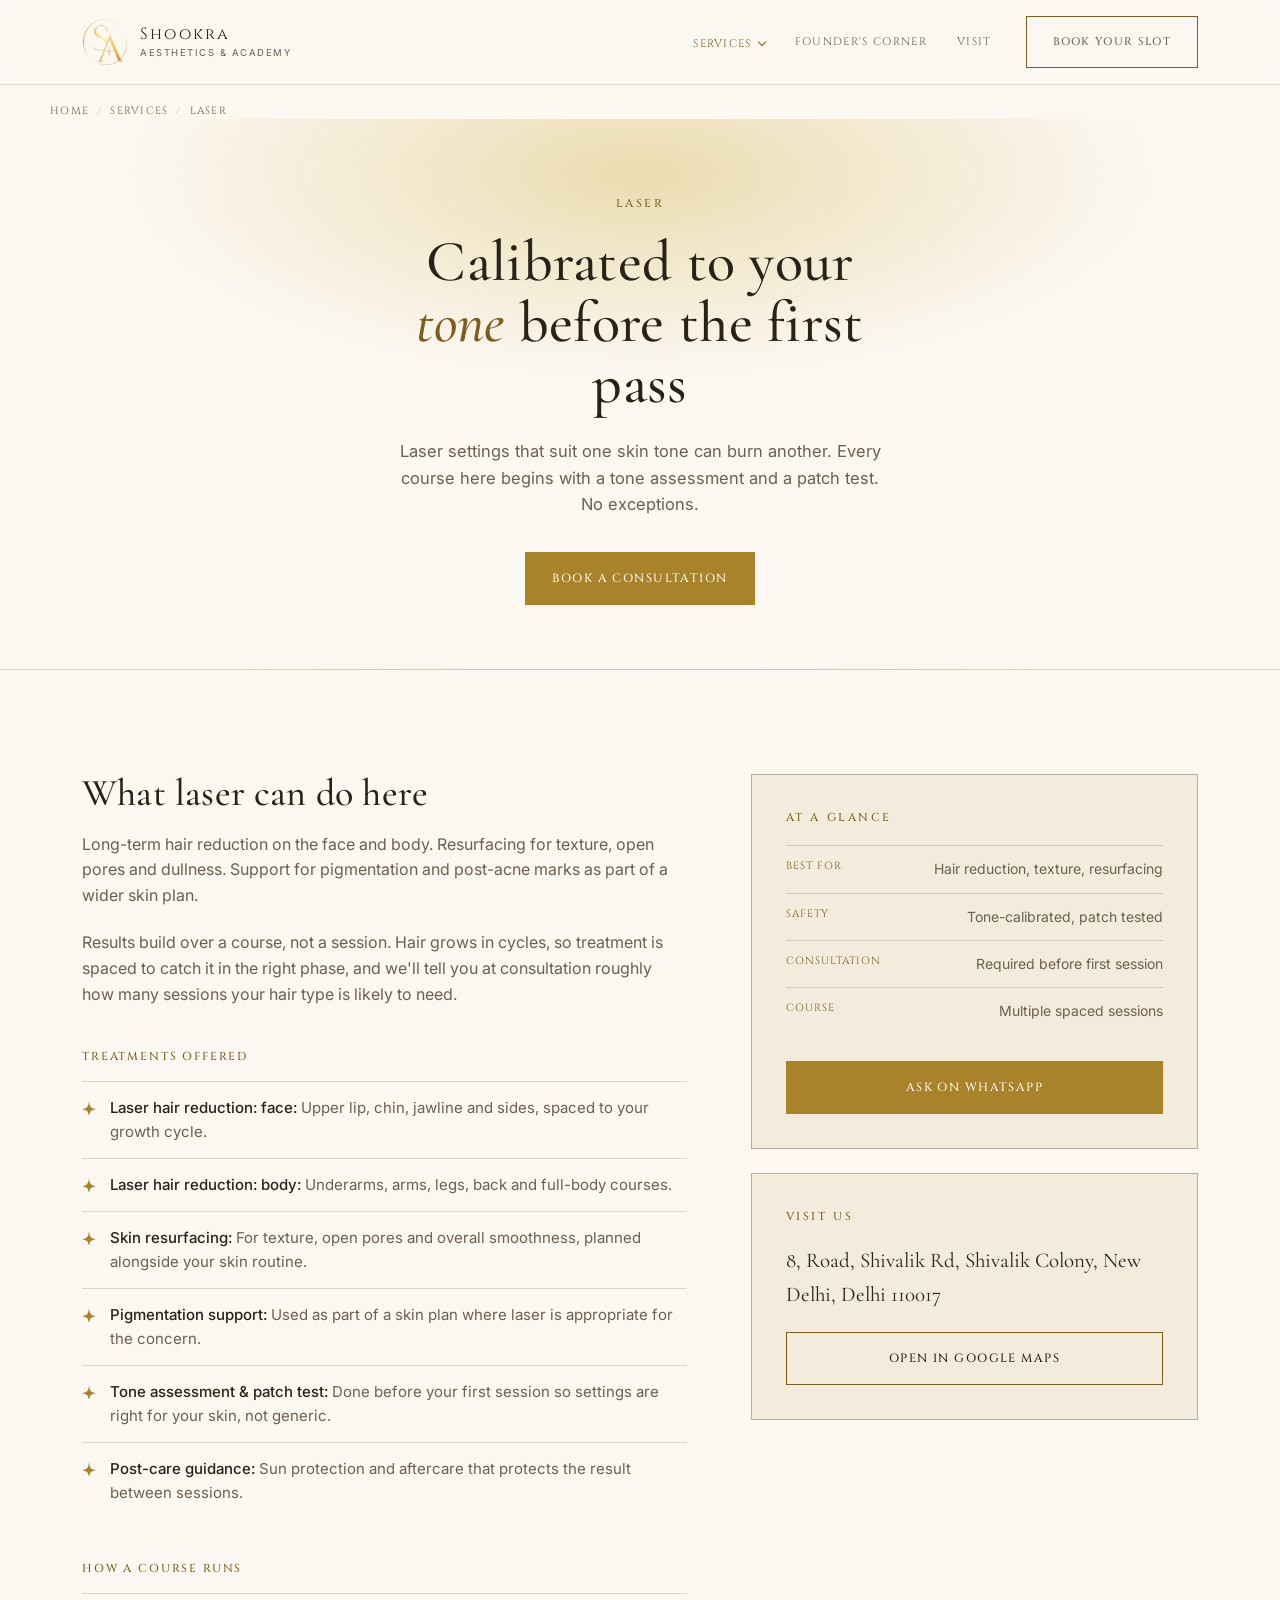
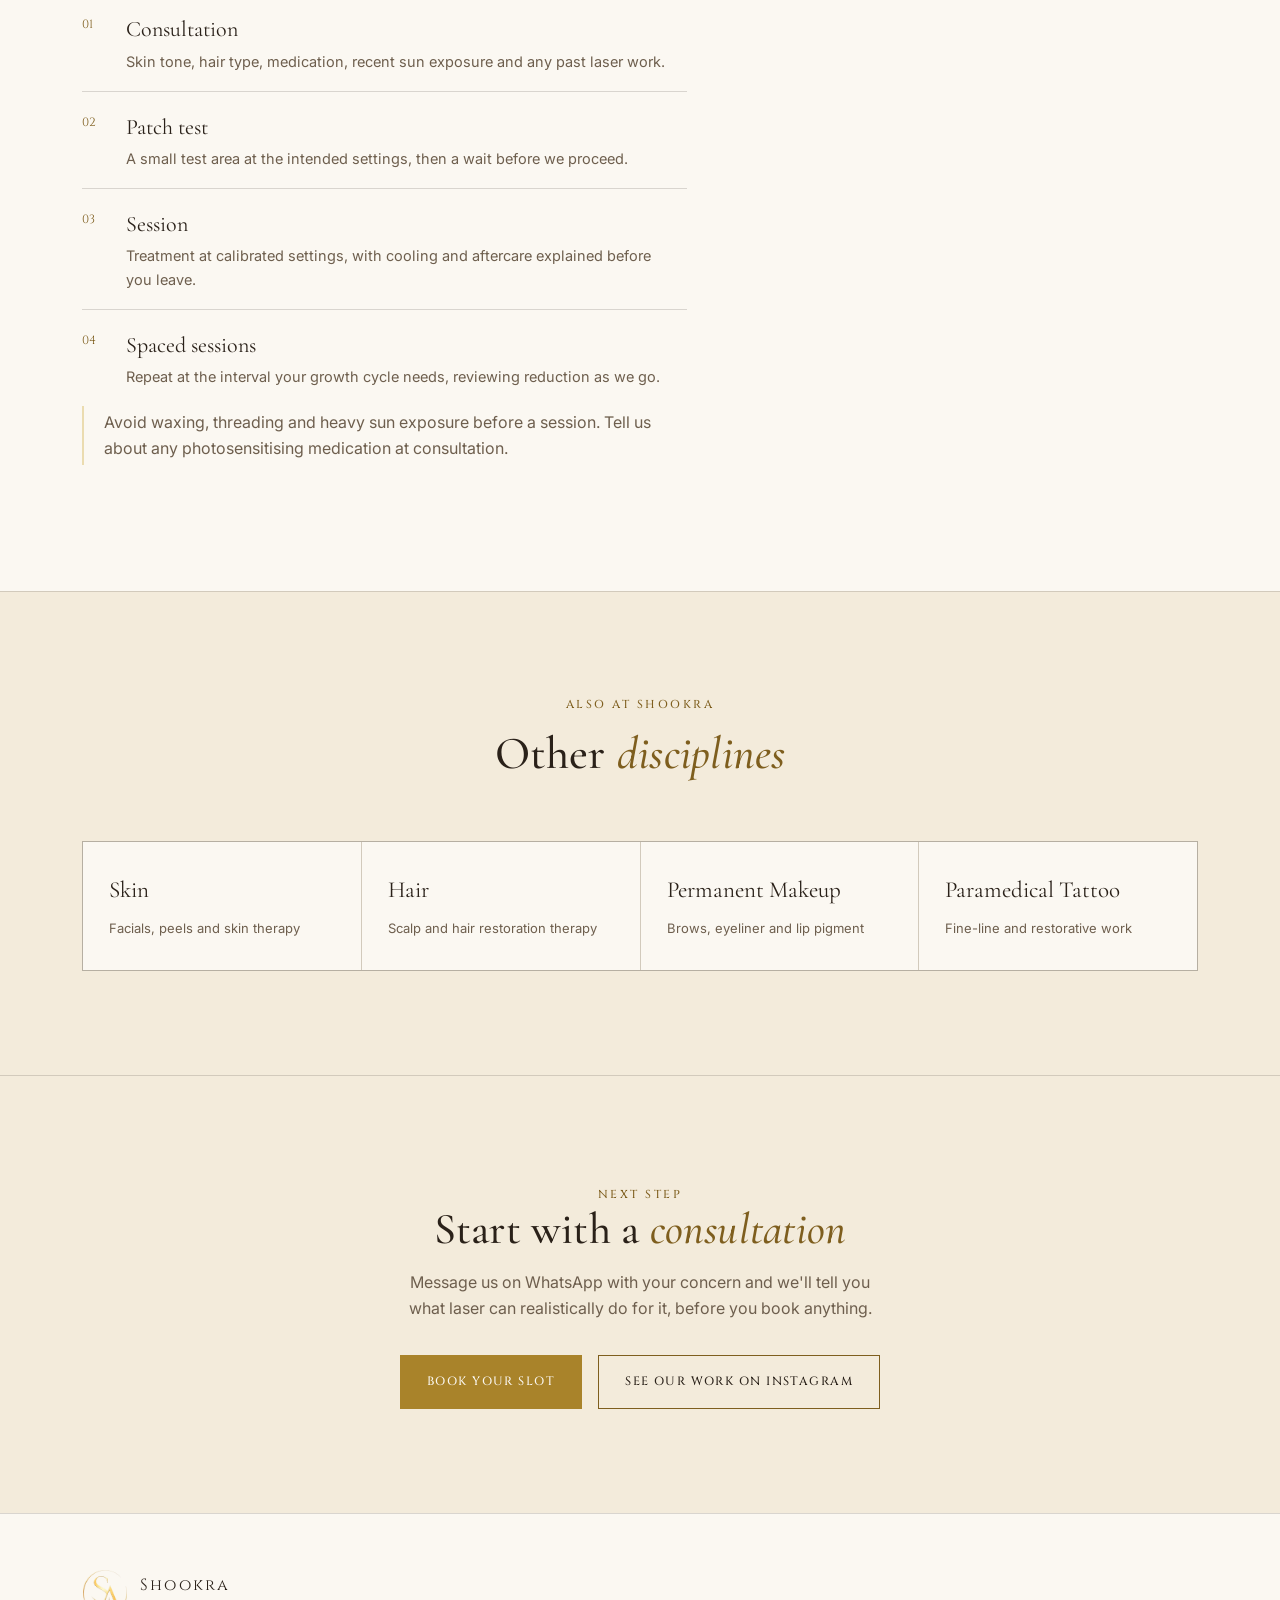
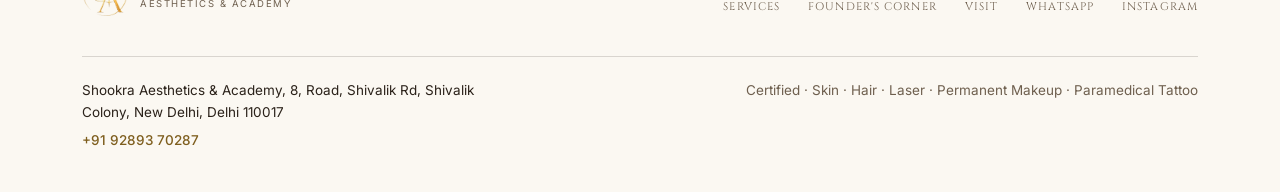
<file: laser.html>
<!DOCTYPE html>
<html lang="en">
<head>
<meta charset="UTF-8" />
<meta name="viewport" content="width=device-width, initial-scale=1.0" />
<title>Laser | Shookra Aesthetics &amp; Academy</title>
<meta name="description" content="Laser hair reduction and skin resurfacing at Shookra Aesthetics &amp; Academy, Shivalik Road, New Delhi. Tone-calibrated, patch tested." />
<link rel="preconnect" href="https://fonts.googleapis.com" />
<link rel="preconnect" href="https://fonts.gstatic.com" crossorigin />
<link href="https://fonts.googleapis.com/css2?family=Cinzel:wght@400;500;600&family=Cormorant+Garamond:ital,wght@0,400;0,500;0,600;1,400;1,500&family=Inter:wght@400;500;600&display=swap" rel="stylesheet" />
<link rel="stylesheet" href="styles.css" />
</head>
<body>

<header>
  <nav class="wrap">
    <a href="index.html" class="brand">
      <span class="brand-mark"><img src="logo-mark.png" alt="Shookra monogram" /></span>
      <span class="wordmark">Shookra<small>Aesthetics &amp; Academy</small></span>
    </a>
    <div class="navlinks">
      <div class="navlinks-inner">
        <span class="has-menu">
          <a href="index.html#services" aria-current="page">Services</a>
          <span class="menu">
            <a href="skin.html">Skin</a>
            <a href="hair.html">Hair</a>
            <a href="laser.html" aria-current="page">Laser</a>
            <a href="permanent-makeup.html">Permanent Makeup</a>
            <a href="paramedical-tattoo.html">Paramedical Tattoo</a>
          </span>
        </span>
        <a href="founders-corner.html">Founder's Corner</a>
        <a href="index.html#visit">Visit</a>
      </div>
      <a href="#" class="btn" data-wa="Hi Shookra, I&#x27;d like to ask about laser treatment and book a consultation.">Book your slot</a>
    </div>
  </nav>
</header>

<main>

  <div class="wrap crumbs">
    <a href="index.html">Home</a><span>/</span><a href="index.html#services">Services</a><span>/</span>Laser
  </div>

  <div class="page-hero">
    <div class="wrap">
      <span class="eyebrow">Laser</span>
      <h1>Calibrated to your <em>tone</em> before the first pass</h1>
      <p>Laser settings that suit one skin tone can burn another. Every course here begins with a tone assessment and a patch test. No exceptions.</p>
      <a href="#" class="btn btn--solid" data-wa="Hi Shookra, I&#x27;d like to ask about laser treatment and book a consultation.">Book a consultation</a>
    </div>
  </div>

  <section>
    <div class="wrap">
      <div class="svc-grid">

        <div class="svc-copy">
          <h2>What laser can do here</h2>
          <p>Long-term hair reduction on the face and body. Resurfacing for texture, open pores and dullness. Support for pigmentation and post-acne marks as part of a wider skin plan.</p>
          <p>Results build over a course, not a session. Hair grows in cycles, so treatment is spaced to catch it in the right phase, and we'll tell you at consultation roughly how many sessions your hair type is likely to need.</p>
          <h3>Treatments offered</h3>
          <ul class="svc-points">
            <li><span class="spark"><svg viewBox="0 0 24 24" fill="currentColor"><path d="M12 0c.6 5.6 1.6 9 3.4 10.8C17.2 12.6 20.4 13.5 24 14c-3.6.5-6.8 1.4-8.6 3.2C13.6 19 12.6 22.4 12 28c-.6-5.6-1.6-9-3.4-10.8C6.8 15.4 3.6 14.5 0 14c3.6-.5 6.8-1.4 8.6-3.2C10.4 9 11.4 5.6 12 0z"/></svg></span><div><strong>Laser hair reduction: face:</strong> Upper lip, chin, jawline and sides, spaced to your growth cycle.</div></li>
            <li><span class="spark"><svg viewBox="0 0 24 24" fill="currentColor"><path d="M12 0c.6 5.6 1.6 9 3.4 10.8C17.2 12.6 20.4 13.5 24 14c-3.6.5-6.8 1.4-8.6 3.2C13.6 19 12.6 22.4 12 28c-.6-5.6-1.6-9-3.4-10.8C6.8 15.4 3.6 14.5 0 14c3.6-.5 6.8-1.4 8.6-3.2C10.4 9 11.4 5.6 12 0z"/></svg></span><div><strong>Laser hair reduction: body:</strong> Underarms, arms, legs, back and full-body courses.</div></li>
            <li><span class="spark"><svg viewBox="0 0 24 24" fill="currentColor"><path d="M12 0c.6 5.6 1.6 9 3.4 10.8C17.2 12.6 20.4 13.5 24 14c-3.6.5-6.8 1.4-8.6 3.2C13.6 19 12.6 22.4 12 28c-.6-5.6-1.6-9-3.4-10.8C6.8 15.4 3.6 14.5 0 14c3.6-.5 6.8-1.4 8.6-3.2C10.4 9 11.4 5.6 12 0z"/></svg></span><div><strong>Skin resurfacing:</strong> For texture, open pores and overall smoothness, planned alongside your skin routine.</div></li>
            <li><span class="spark"><svg viewBox="0 0 24 24" fill="currentColor"><path d="M12 0c.6 5.6 1.6 9 3.4 10.8C17.2 12.6 20.4 13.5 24 14c-3.6.5-6.8 1.4-8.6 3.2C13.6 19 12.6 22.4 12 28c-.6-5.6-1.6-9-3.4-10.8C6.8 15.4 3.6 14.5 0 14c3.6-.5 6.8-1.4 8.6-3.2C10.4 9 11.4 5.6 12 0z"/></svg></span><div><strong>Pigmentation support:</strong> Used as part of a skin plan where laser is appropriate for the concern.</div></li>
            <li><span class="spark"><svg viewBox="0 0 24 24" fill="currentColor"><path d="M12 0c.6 5.6 1.6 9 3.4 10.8C17.2 12.6 20.4 13.5 24 14c-3.6.5-6.8 1.4-8.6 3.2C13.6 19 12.6 22.4 12 28c-.6-5.6-1.6-9-3.4-10.8C6.8 15.4 3.6 14.5 0 14c3.6-.5 6.8-1.4 8.6-3.2C10.4 9 11.4 5.6 12 0z"/></svg></span><div><strong>Tone assessment & patch test:</strong> Done before your first session so settings are right for your skin, not generic.</div></li>
            <li><span class="spark"><svg viewBox="0 0 24 24" fill="currentColor"><path d="M12 0c.6 5.6 1.6 9 3.4 10.8C17.2 12.6 20.4 13.5 24 14c-3.6.5-6.8 1.4-8.6 3.2C13.6 19 12.6 22.4 12 28c-.6-5.6-1.6-9-3.4-10.8C6.8 15.4 3.6 14.5 0 14c3.6-.5 6.8-1.4 8.6-3.2C10.4 9 11.4 5.6 12 0z"/></svg></span><div><strong>Post-care guidance:</strong> Sun protection and aftercare that protects the result between sessions.</div></li>
          </ul>

          <h3>How a course runs</h3>
          <ol class="svc-steps">
            <li><div><span>Consultation</span><p>Skin tone, hair type, medication, recent sun exposure and any past laser work.</p></div></li>
            <li><div><span>Patch test</span><p>A small test area at the intended settings, then a wait before we proceed.</p></div></li>
            <li><div><span>Session</span><p>Treatment at calibrated settings, with cooling and aftercare explained before you leave.</p></div></li>
            <li><div><span>Spaced sessions</span><p>Repeat at the interval your growth cycle needs, reviewing reduction as we go.</p></div></li>
          </ol>

          <p class="svc-note">Avoid waxing, threading and heavy sun exposure before a session. Tell us about any photosensitising medication at consultation.</p>
        </div>

        <aside class="svc-aside">
          <div class="svc-card">
            <span class="eyebrow">At a glance</span>
            <dl>
              <div><dt>Best for</dt><dd>Hair reduction, texture, resurfacing</dd></div>
              <div><dt>Safety</dt><dd>Tone-calibrated, patch tested</dd></div>
              <div><dt>Consultation</dt><dd>Required before first session</dd></div>
              <div><dt>Course</dt><dd>Multiple spaced sessions</dd></div>
            </dl>
            <a href="#" class="btn btn--solid" data-wa="Hi Shookra, I&#x27;d like to ask about laser treatment and book a consultation.">Ask on WhatsApp</a>
          </div>
          <div class="svc-card">
            <span class="eyebrow">Visit us</span>
            <p style="font-family:'Cormorant Garamond',serif; font-size:21px; margin:0 0 20px;">8, Road, Shivalik Rd, Shivalik Colony, New Delhi, Delhi 110017</p>
            <a href="https://maps.app.goo.gl/k554eYbJxTar6n1K6?g_st=ic" class="btn" target="_blank" rel="noopener">Open in Google Maps</a>
          </div>
        </aside>

      </div>
    </div>
  </section>

  <section class="other-svcs">
    <div class="wrap">
      <div class="section-head">
        <span class="eyebrow">Also at Shookra</span>
        <h2>Other <em>disciplines</em></h2>
      </div>
      <div class="other-list">
        <a href="skin.html"><span>Skin</span><small>Facials, peels and skin therapy</small></a>
        <a href="hair.html"><span>Hair</span><small>Scalp and hair restoration therapy</small></a>
        <a href="permanent-makeup.html"><span>Permanent Makeup</span><small>Brows, eyeliner and lip pigment</small></a>
        <a href="paramedical-tattoo.html"><span>Paramedical Tattoo</span><small>Fine-line and restorative work</small></a>
      </div>
    </div>
  </section>

  <section class="cta-band">
    <div class="wrap">
      <span class="eyebrow">Next step</span>
      <h2>Start with a <em>consultation</em></h2>
      <p>Message us on WhatsApp with your concern and we'll tell you what laser can realistically do for it, before you book anything.</p>
      <div class="btns">
        <a href="#" class="btn btn--solid" data-wa="Hi Shookra, I&#x27;d like to ask about laser treatment and book a consultation.">Book your slot</a>
        <a href="https://www.instagram.com/shookraesthetics/" class="btn" target="_blank" rel="noopener">See our work on Instagram</a>
      </div>
    </div>
  </section>

</main>

<footer>
  <div class="wrap">
    <div class="footer-top">
      <a href="index.html" class="brand">
        <span class="brand-mark"><img src="logo-mark.png" alt="Shookra monogram" /></span>
        <span class="wordmark">Shookra<small>Aesthetics &amp; Academy</small></span>
      </a>
      <div class="footer-links">
        <a href="index.html#services">Services</a>
        <a href="founders-corner.html">Founder's Corner</a>
        <a href="index.html#visit">Visit</a>
        <a href="#" data-wa="Hi Shookra, I'd like to book a consultation.">WhatsApp</a>
        <a href="https://www.instagram.com/shookraesthetics/" target="_blank" rel="noopener">Instagram</a>
      </div>
    </div>
    <div class="footer-bottom">
      <span>Shookra Aesthetics &amp; Academy, 8, Road, Shivalik Rd, Shivalik Colony, New Delhi, Delhi 110017<br /><a class="footer-phone" href="tel:+919289370287">+91 92893 70287</a></span>
      <span>Certified · Skin · Hair · Laser · Permanent Makeup · Paramedical Tattoo</span>
    </div>
  </div>
</footer>

<script src="site.js"></script>
</body>
</html>
</file>
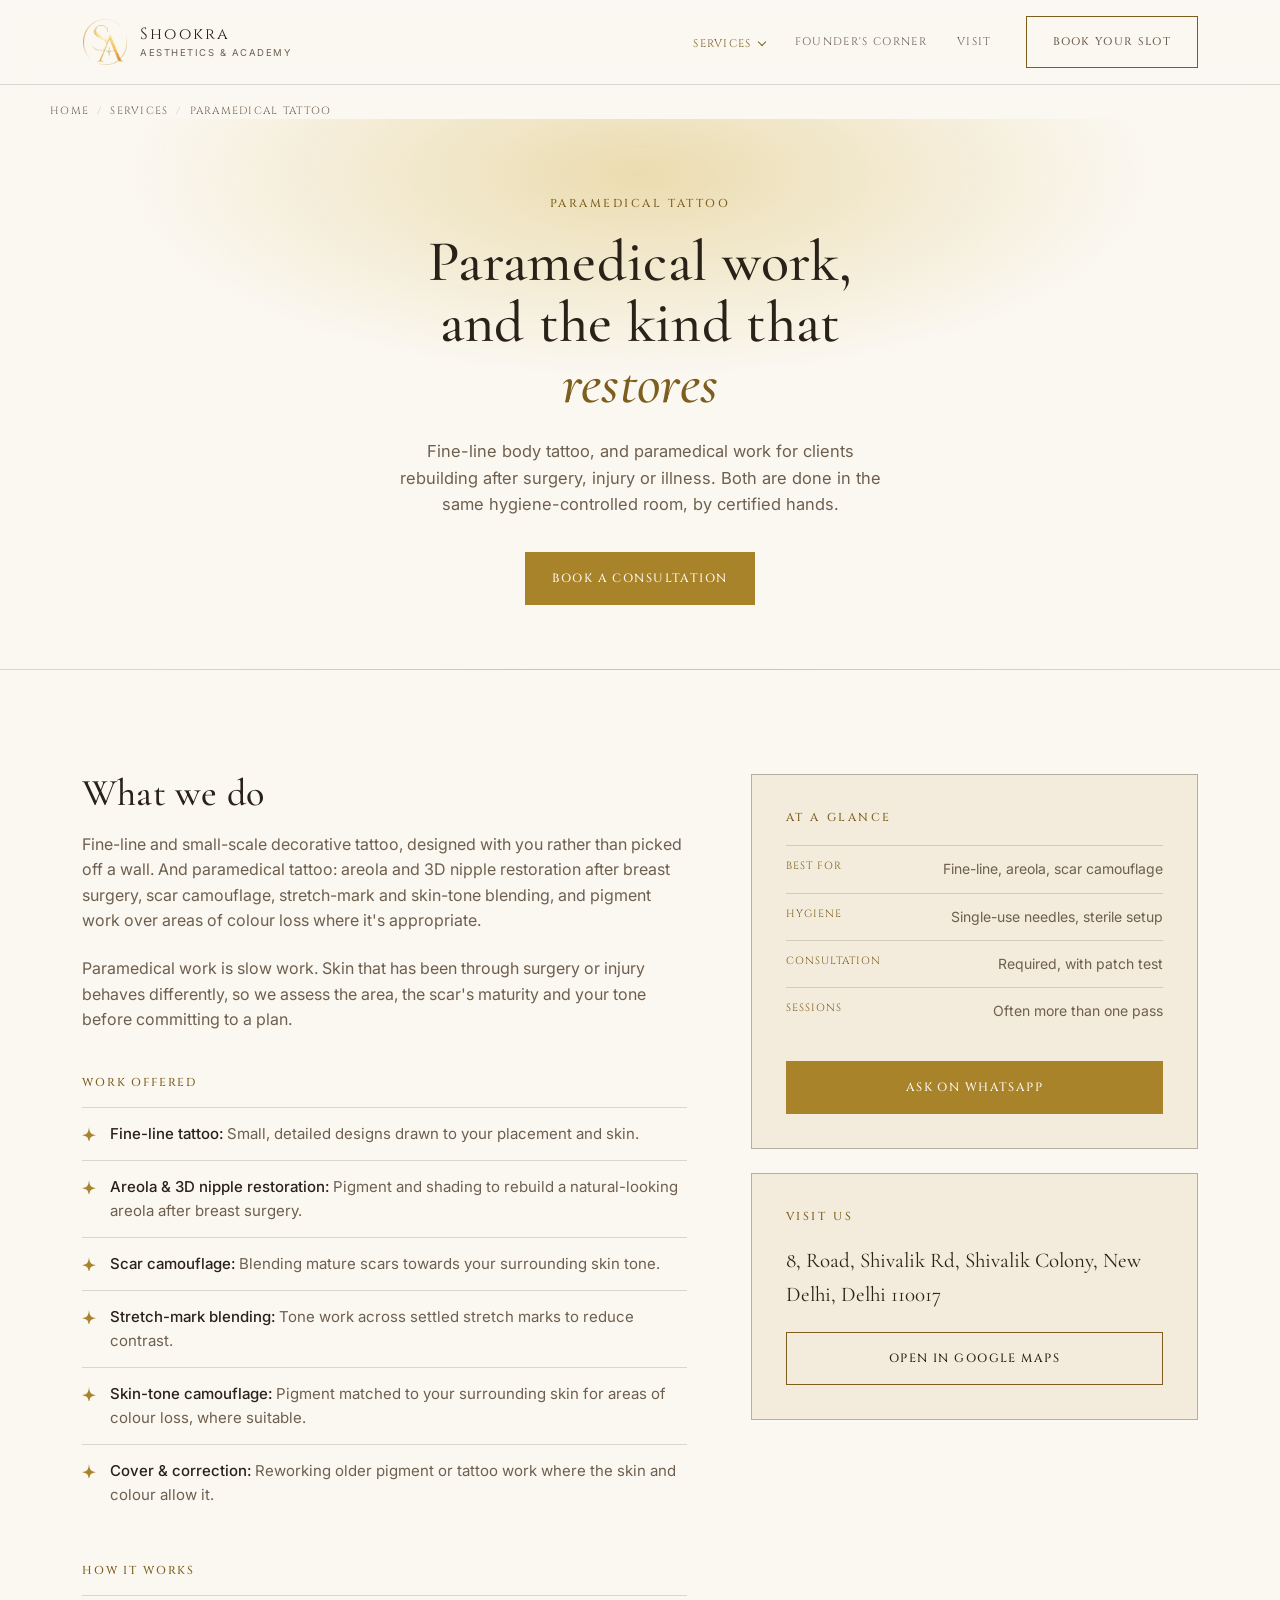
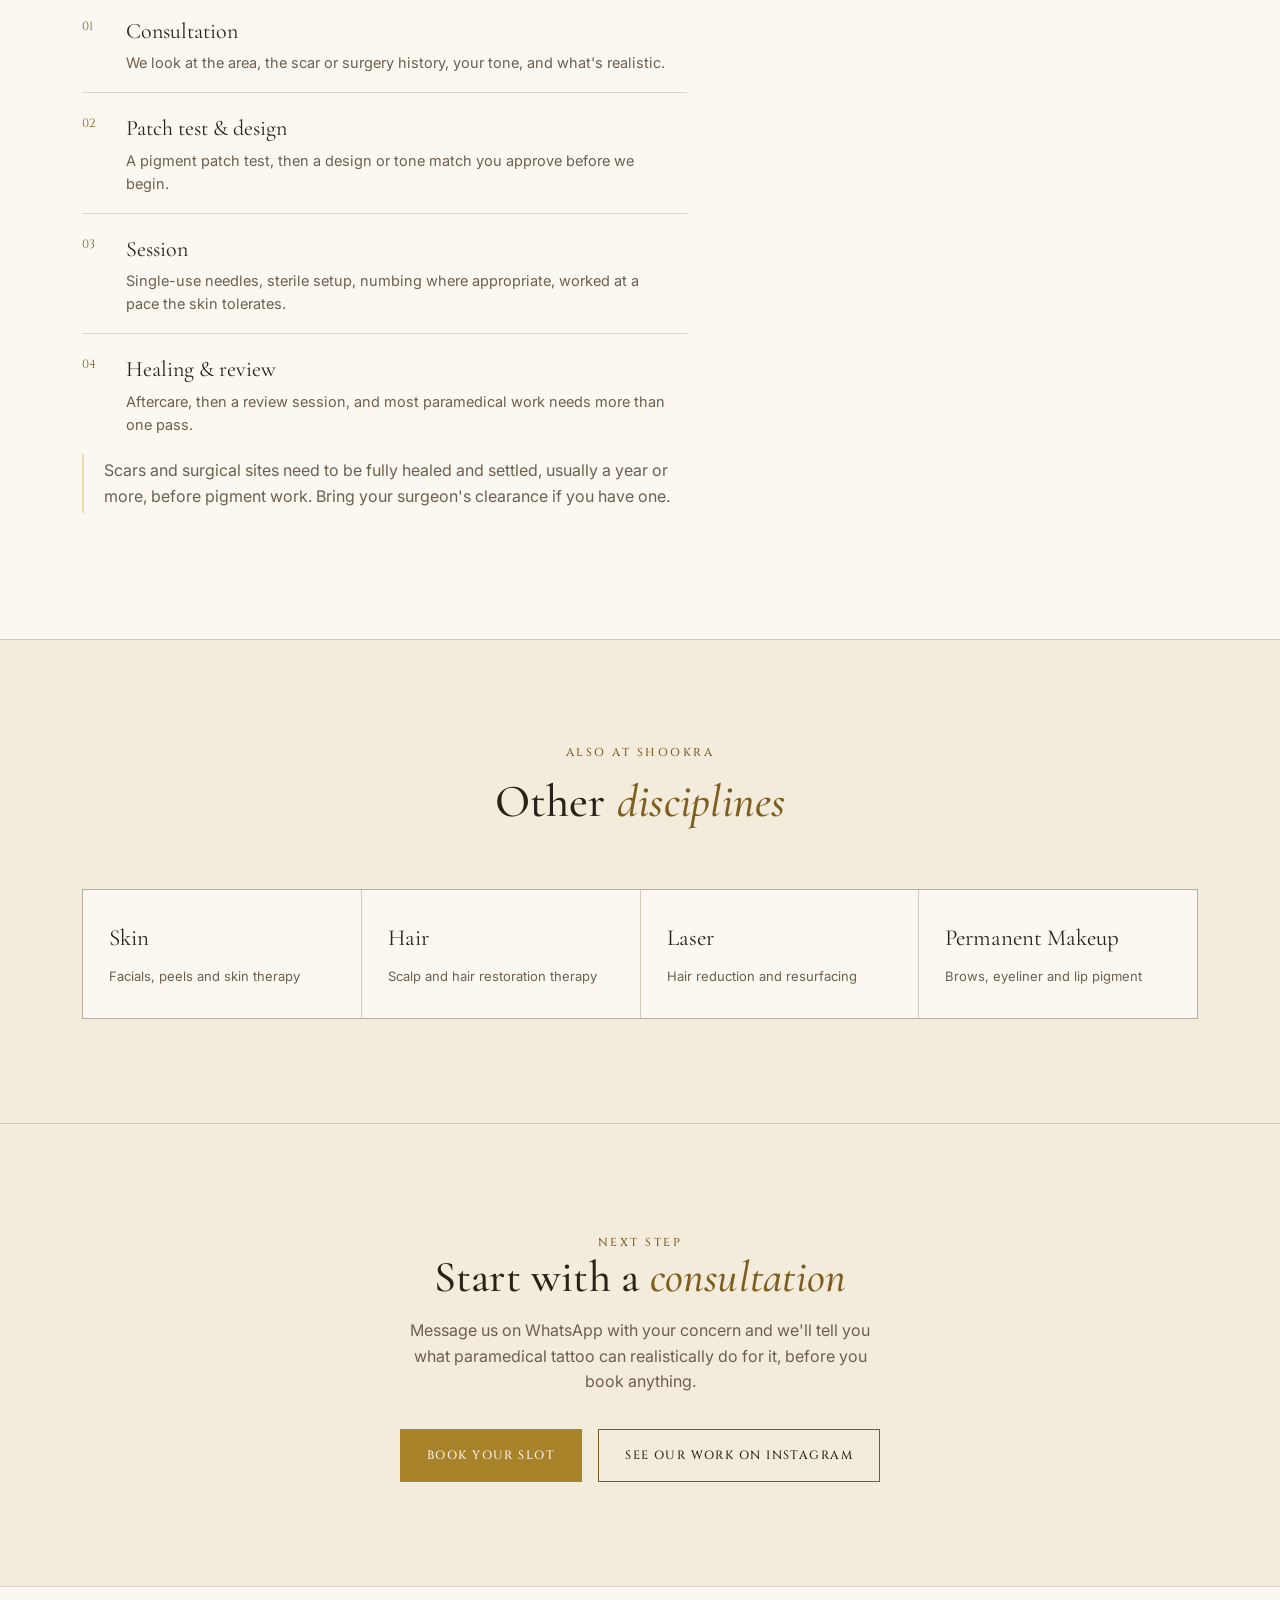
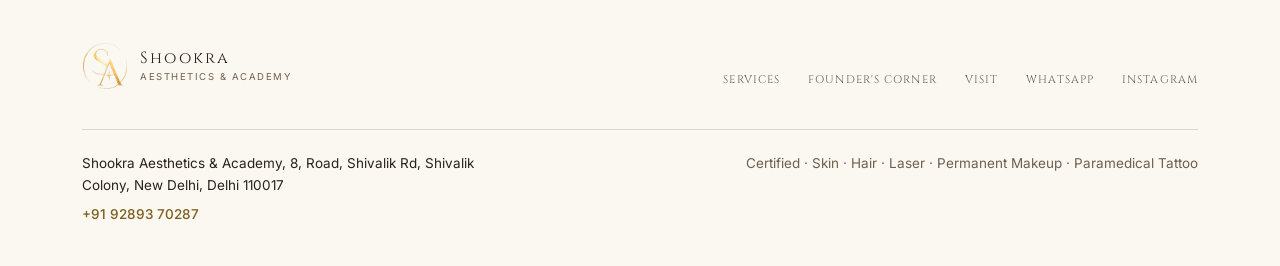
<file: paramedical-tattoo.html>
<!DOCTYPE html>
<html lang="en">
<head>
<meta charset="UTF-8" />
<meta name="viewport" content="width=device-width, initial-scale=1.0" />
<title>Paramedical Tattoo | Shookra Aesthetics &amp; Academy</title>
<meta name="description" content="Fine-line and paramedical tattoo: areola restoration, scar and skin-tone camouflage, at Shookra Aesthetics &amp; Academy, New Delhi." />
<link rel="preconnect" href="https://fonts.googleapis.com" />
<link rel="preconnect" href="https://fonts.gstatic.com" crossorigin />
<link href="https://fonts.googleapis.com/css2?family=Cinzel:wght@400;500;600&family=Cormorant+Garamond:ital,wght@0,400;0,500;0,600;1,400;1,500&family=Inter:wght@400;500;600&display=swap" rel="stylesheet" />
<link rel="stylesheet" href="styles.css" />
</head>
<body>

<header>
  <nav class="wrap">
    <a href="index.html" class="brand">
      <span class="brand-mark"><img src="logo-mark.png" alt="Shookra monogram" /></span>
      <span class="wordmark">Shookra<small>Aesthetics &amp; Academy</small></span>
    </a>
    <div class="navlinks">
      <div class="navlinks-inner">
        <span class="has-menu">
          <a href="index.html#services" aria-current="page">Services</a>
          <span class="menu">
            <a href="skin.html">Skin</a>
            <a href="hair.html">Hair</a>
            <a href="laser.html">Laser</a>
            <a href="permanent-makeup.html">Permanent Makeup</a>
            <a href="paramedical-tattoo.html" aria-current="page">Paramedical Tattoo</a>
          </span>
        </span>
        <a href="founders-corner.html">Founder's Corner</a>
        <a href="index.html#visit">Visit</a>
      </div>
      <a href="#" class="btn" data-wa="Hi Shookra, I&#x27;d like to ask about paramedical tattoo work and book a consultation.">Book your slot</a>
    </div>
  </nav>
</header>

<main>

  <div class="wrap crumbs">
    <a href="index.html">Home</a><span>/</span><a href="index.html#services">Services</a><span>/</span>Paramedical Tattoo
  </div>

  <div class="page-hero">
    <div class="wrap">
      <span class="eyebrow">Paramedical Tattoo</span>
      <h1>Paramedical work, and the kind that <em>restores</em></h1>
      <p>Fine-line body tattoo, and paramedical work for clients rebuilding after surgery, injury or illness. Both are done in the same hygiene-controlled room, by certified hands.</p>
      <a href="#" class="btn btn--solid" data-wa="Hi Shookra, I&#x27;d like to ask about paramedical tattoo work and book a consultation.">Book a consultation</a>
    </div>
  </div>

  <section>
    <div class="wrap">
      <div class="svc-grid">

        <div class="svc-copy">
          <h2>What we do</h2>
          <p>Fine-line and small-scale decorative tattoo, designed with you rather than picked off a wall. And paramedical tattoo: areola and 3D nipple restoration after breast surgery, scar camouflage, stretch-mark and skin-tone blending, and pigment work over areas of colour loss where it's appropriate.</p>
          <p>Paramedical work is slow work. Skin that has been through surgery or injury behaves differently, so we assess the area, the scar's maturity and your tone before committing to a plan.</p>
          <h3>Work offered</h3>
          <ul class="svc-points">
            <li><span class="spark"><svg viewBox="0 0 24 24" fill="currentColor"><path d="M12 0c.6 5.6 1.6 9 3.4 10.8C17.2 12.6 20.4 13.5 24 14c-3.6.5-6.8 1.4-8.6 3.2C13.6 19 12.6 22.4 12 28c-.6-5.6-1.6-9-3.4-10.8C6.8 15.4 3.6 14.5 0 14c3.6-.5 6.8-1.4 8.6-3.2C10.4 9 11.4 5.6 12 0z"/></svg></span><div><strong>Fine-line tattoo:</strong> Small, detailed designs drawn to your placement and skin.</div></li>
            <li><span class="spark"><svg viewBox="0 0 24 24" fill="currentColor"><path d="M12 0c.6 5.6 1.6 9 3.4 10.8C17.2 12.6 20.4 13.5 24 14c-3.6.5-6.8 1.4-8.6 3.2C13.6 19 12.6 22.4 12 28c-.6-5.6-1.6-9-3.4-10.8C6.8 15.4 3.6 14.5 0 14c3.6-.5 6.8-1.4 8.6-3.2C10.4 9 11.4 5.6 12 0z"/></svg></span><div><strong>Areola & 3D nipple restoration:</strong> Pigment and shading to rebuild a natural-looking areola after breast surgery.</div></li>
            <li><span class="spark"><svg viewBox="0 0 24 24" fill="currentColor"><path d="M12 0c.6 5.6 1.6 9 3.4 10.8C17.2 12.6 20.4 13.5 24 14c-3.6.5-6.8 1.4-8.6 3.2C13.6 19 12.6 22.4 12 28c-.6-5.6-1.6-9-3.4-10.8C6.8 15.4 3.6 14.5 0 14c3.6-.5 6.8-1.4 8.6-3.2C10.4 9 11.4 5.6 12 0z"/></svg></span><div><strong>Scar camouflage:</strong> Blending mature scars towards your surrounding skin tone.</div></li>
            <li><span class="spark"><svg viewBox="0 0 24 24" fill="currentColor"><path d="M12 0c.6 5.6 1.6 9 3.4 10.8C17.2 12.6 20.4 13.5 24 14c-3.6.5-6.8 1.4-8.6 3.2C13.6 19 12.6 22.4 12 28c-.6-5.6-1.6-9-3.4-10.8C6.8 15.4 3.6 14.5 0 14c3.6-.5 6.8-1.4 8.6-3.2C10.4 9 11.4 5.6 12 0z"/></svg></span><div><strong>Stretch-mark blending:</strong> Tone work across settled stretch marks to reduce contrast.</div></li>
            <li><span class="spark"><svg viewBox="0 0 24 24" fill="currentColor"><path d="M12 0c.6 5.6 1.6 9 3.4 10.8C17.2 12.6 20.4 13.5 24 14c-3.6.5-6.8 1.4-8.6 3.2C13.6 19 12.6 22.4 12 28c-.6-5.6-1.6-9-3.4-10.8C6.8 15.4 3.6 14.5 0 14c3.6-.5 6.8-1.4 8.6-3.2C10.4 9 11.4 5.6 12 0z"/></svg></span><div><strong>Skin-tone camouflage:</strong> Pigment matched to your surrounding skin for areas of colour loss, where suitable.</div></li>
            <li><span class="spark"><svg viewBox="0 0 24 24" fill="currentColor"><path d="M12 0c.6 5.6 1.6 9 3.4 10.8C17.2 12.6 20.4 13.5 24 14c-3.6.5-6.8 1.4-8.6 3.2C13.6 19 12.6 22.4 12 28c-.6-5.6-1.6-9-3.4-10.8C6.8 15.4 3.6 14.5 0 14c3.6-.5 6.8-1.4 8.6-3.2C10.4 9 11.4 5.6 12 0z"/></svg></span><div><strong>Cover & correction:</strong> Reworking older pigment or tattoo work where the skin and colour allow it.</div></li>
          </ul>

          <h3>How it works</h3>
          <ol class="svc-steps">
            <li><div><span>Consultation</span><p>We look at the area, the scar or surgery history, your tone, and what's realistic.</p></div></li>
            <li><div><span>Patch test & design</span><p>A pigment patch test, then a design or tone match you approve before we begin.</p></div></li>
            <li><div><span>Session</span><p>Single-use needles, sterile setup, numbing where appropriate, worked at a pace the skin tolerates.</p></div></li>
            <li><div><span>Healing & review</span><p>Aftercare, then a review session, and most paramedical work needs more than one pass.</p></div></li>
          </ol>

          <p class="svc-note">Scars and surgical sites need to be fully healed and settled, usually a year or more, before pigment work. Bring your surgeon's clearance if you have one.</p>
        </div>

        <aside class="svc-aside">
          <div class="svc-card">
            <span class="eyebrow">At a glance</span>
            <dl>
              <div><dt>Best for</dt><dd>Fine-line, areola, scar camouflage</dd></div>
              <div><dt>Hygiene</dt><dd>Single-use needles, sterile setup</dd></div>
              <div><dt>Consultation</dt><dd>Required, with patch test</dd></div>
              <div><dt>Sessions</dt><dd>Often more than one pass</dd></div>
            </dl>
            <a href="#" class="btn btn--solid" data-wa="Hi Shookra, I&#x27;d like to ask about paramedical tattoo work and book a consultation.">Ask on WhatsApp</a>
          </div>
          <div class="svc-card">
            <span class="eyebrow">Visit us</span>
            <p style="font-family:'Cormorant Garamond',serif; font-size:21px; margin:0 0 20px;">8, Road, Shivalik Rd, Shivalik Colony, New Delhi, Delhi 110017</p>
            <a href="https://maps.app.goo.gl/k554eYbJxTar6n1K6?g_st=ic" class="btn" target="_blank" rel="noopener">Open in Google Maps</a>
          </div>
        </aside>

      </div>
    </div>
  </section>

  <section class="other-svcs">
    <div class="wrap">
      <div class="section-head">
        <span class="eyebrow">Also at Shookra</span>
        <h2>Other <em>disciplines</em></h2>
      </div>
      <div class="other-list">
        <a href="skin.html"><span>Skin</span><small>Facials, peels and skin therapy</small></a>
        <a href="hair.html"><span>Hair</span><small>Scalp and hair restoration therapy</small></a>
        <a href="laser.html"><span>Laser</span><small>Hair reduction and resurfacing</small></a>
        <a href="permanent-makeup.html"><span>Permanent Makeup</span><small>Brows, eyeliner and lip pigment</small></a>
      </div>
    </div>
  </section>

  <section class="cta-band">
    <div class="wrap">
      <span class="eyebrow">Next step</span>
      <h2>Start with a <em>consultation</em></h2>
      <p>Message us on WhatsApp with your concern and we'll tell you what paramedical tattoo can realistically do for it, before you book anything.</p>
      <div class="btns">
        <a href="#" class="btn btn--solid" data-wa="Hi Shookra, I&#x27;d like to ask about paramedical tattoo work and book a consultation.">Book your slot</a>
        <a href="https://www.instagram.com/shookraesthetics/" class="btn" target="_blank" rel="noopener">See our work on Instagram</a>
      </div>
    </div>
  </section>

</main>

<footer>
  <div class="wrap">
    <div class="footer-top">
      <a href="index.html" class="brand">
        <span class="brand-mark"><img src="logo-mark.png" alt="Shookra monogram" /></span>
        <span class="wordmark">Shookra<small>Aesthetics &amp; Academy</small></span>
      </a>
      <div class="footer-links">
        <a href="index.html#services">Services</a>
        <a href="founders-corner.html">Founder's Corner</a>
        <a href="index.html#visit">Visit</a>
        <a href="#" data-wa="Hi Shookra, I'd like to book a consultation.">WhatsApp</a>
        <a href="https://www.instagram.com/shookraesthetics/" target="_blank" rel="noopener">Instagram</a>
      </div>
    </div>
    <div class="footer-bottom">
      <span>Shookra Aesthetics &amp; Academy, 8, Road, Shivalik Rd, Shivalik Colony, New Delhi, Delhi 110017<br /><a class="footer-phone" href="tel:+919289370287">+91 92893 70287</a></span>
      <span>Certified · Skin · Hair · Laser · Permanent Makeup · Paramedical Tattoo</span>
    </div>
  </div>
</footer>

<script src="site.js"></script>
</body>
</html>
</file>
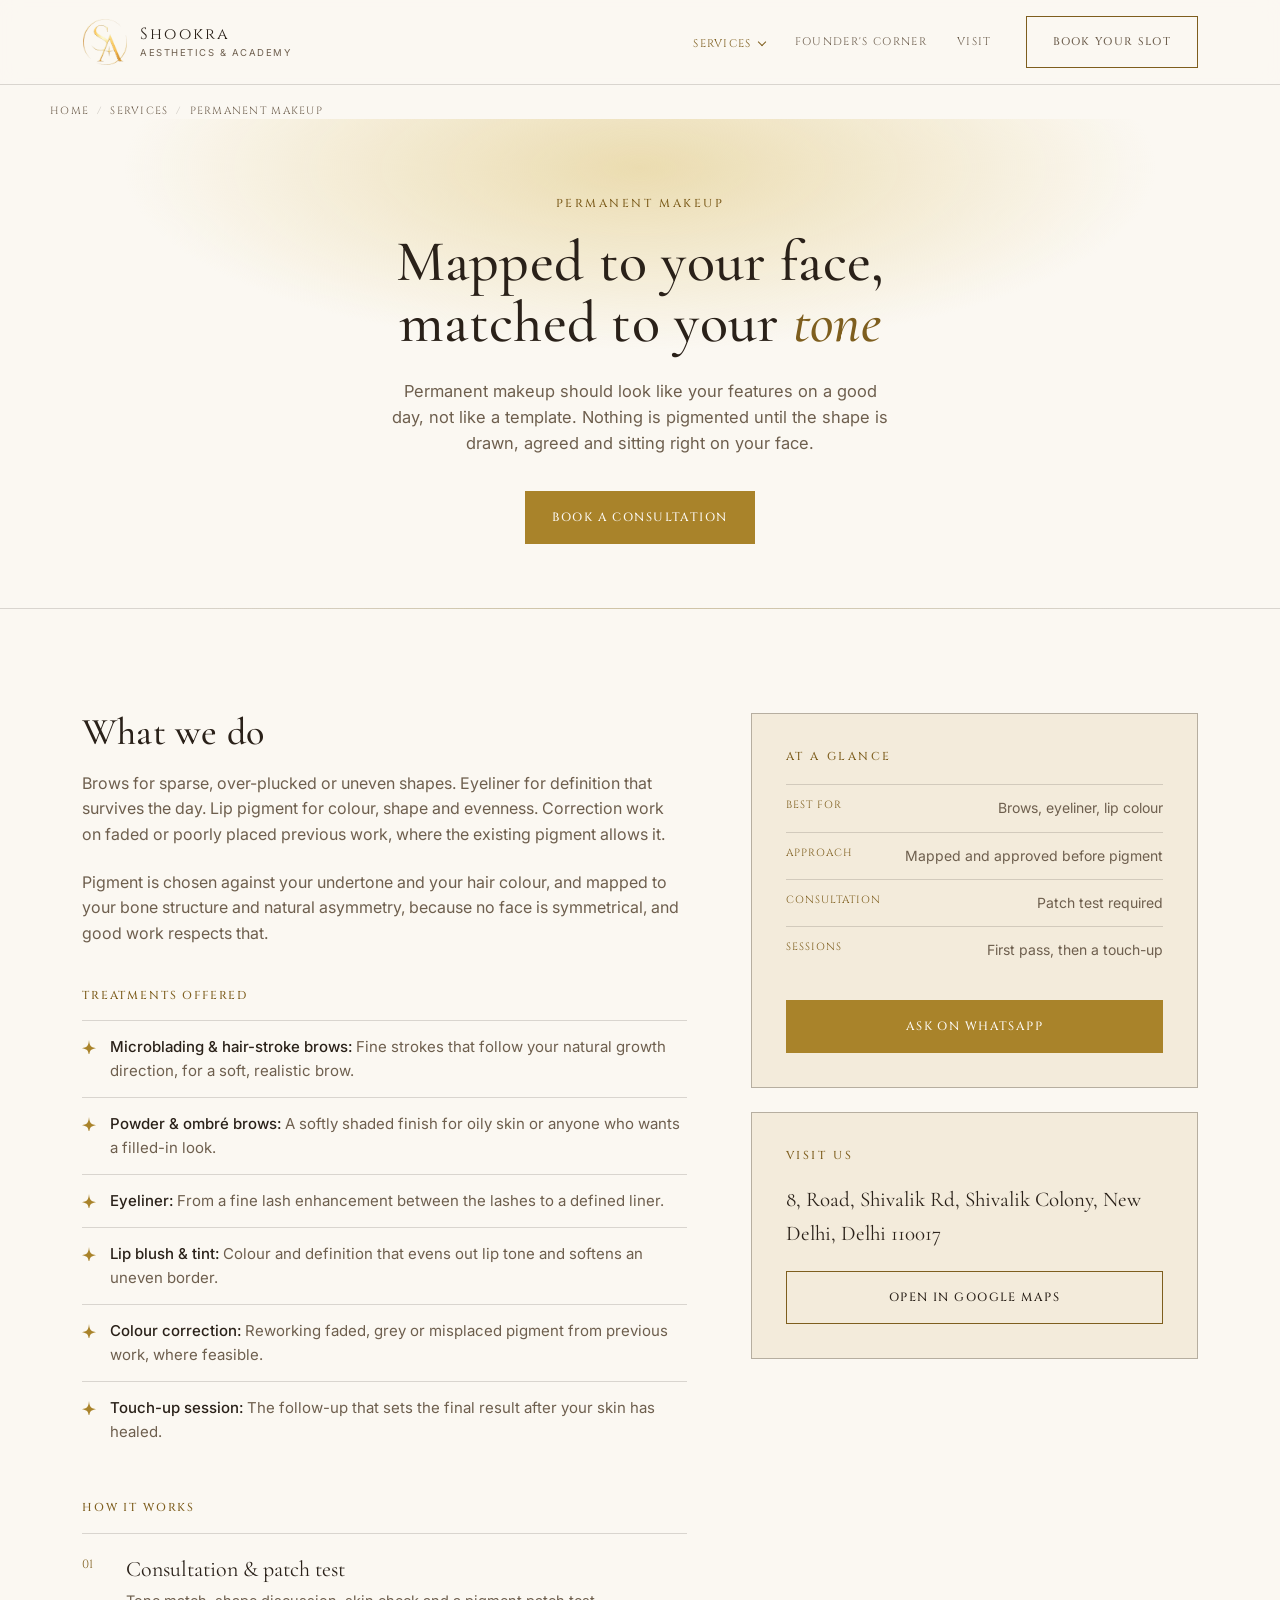
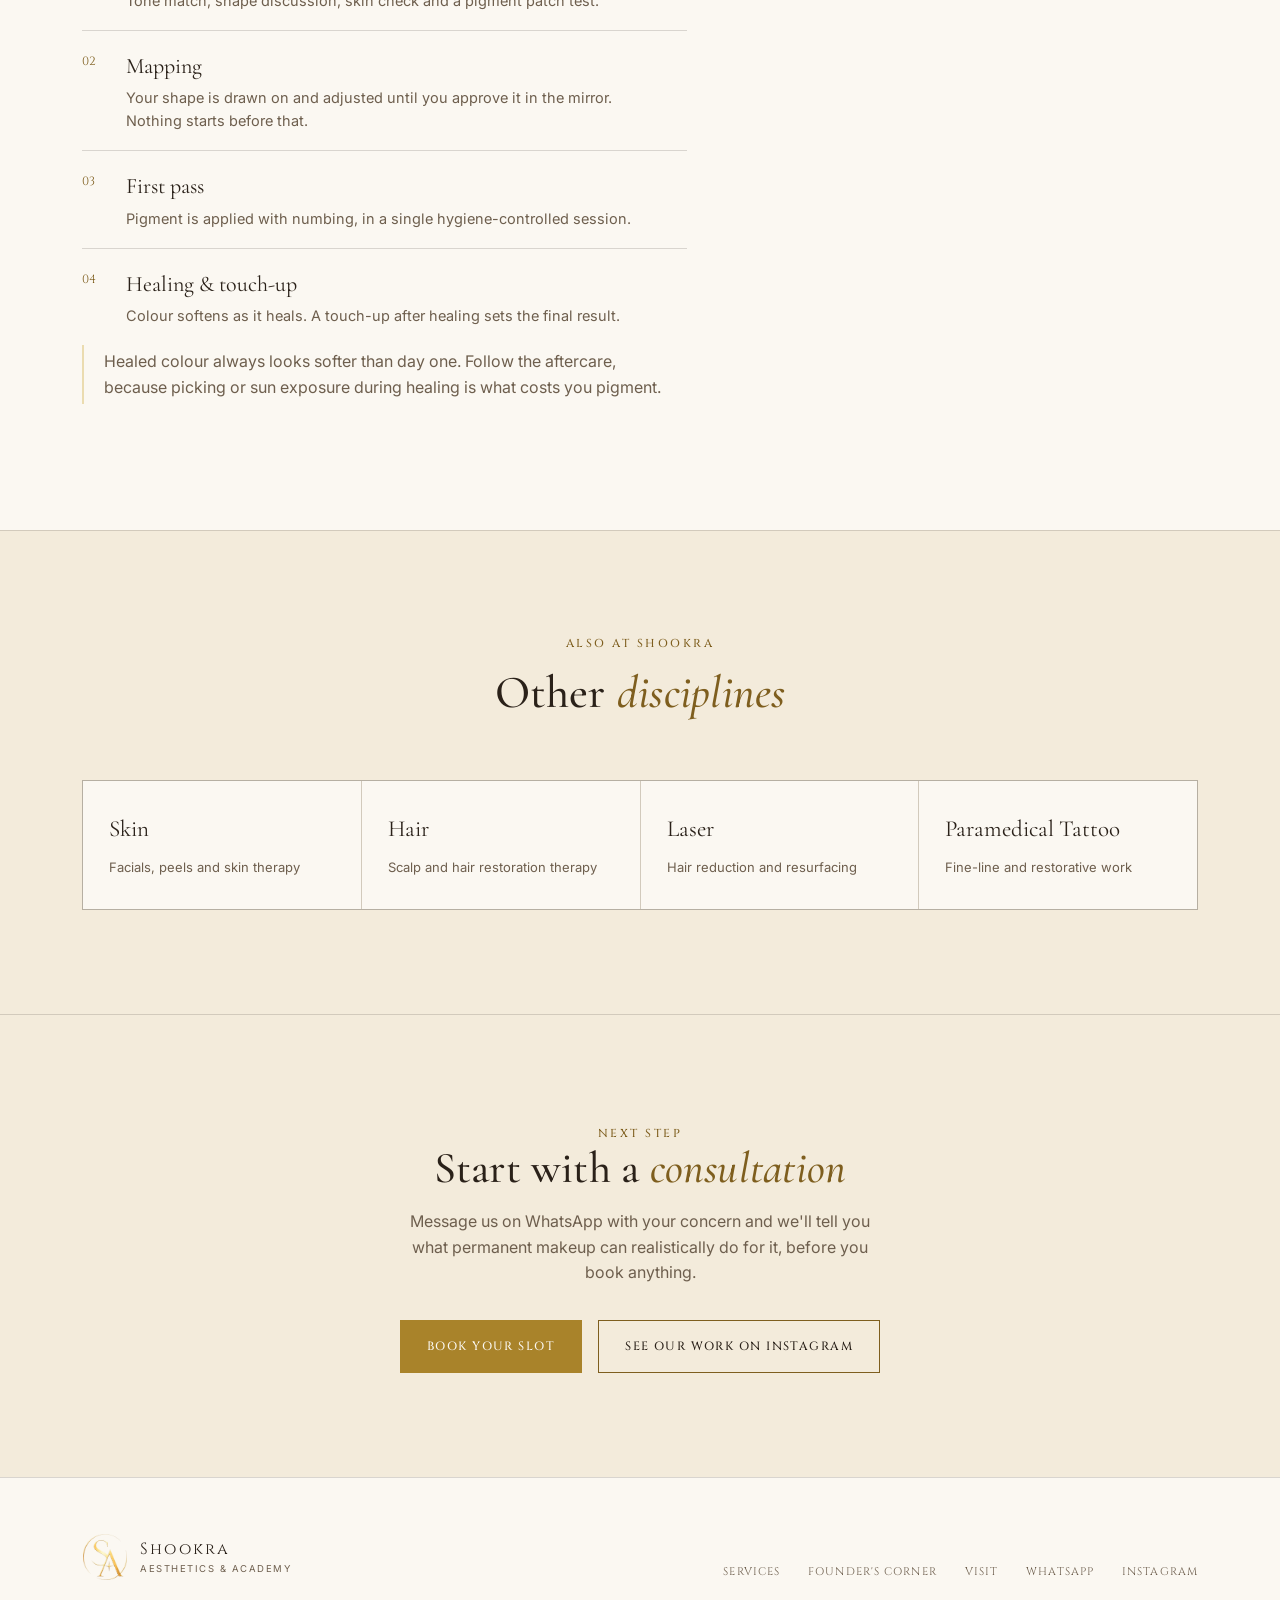
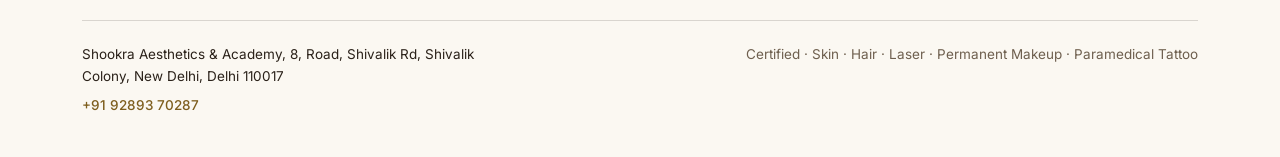
<file: permanent-makeup.html>
<!DOCTYPE html>
<html lang="en">
<head>
<meta charset="UTF-8" />
<meta name="viewport" content="width=device-width, initial-scale=1.0" />
<title>Permanent Makeup | Shookra Aesthetics &amp; Academy</title>
<meta name="description" content="Brows, eyeliner and lip pigment at Shookra Aesthetics &amp; Academy, Shivalik Road, New Delhi. Mapped and tone-matched before any pass." />
<link rel="preconnect" href="https://fonts.googleapis.com" />
<link rel="preconnect" href="https://fonts.gstatic.com" crossorigin />
<link href="https://fonts.googleapis.com/css2?family=Cinzel:wght@400;500;600&family=Cormorant+Garamond:ital,wght@0,400;0,500;0,600;1,400;1,500&family=Inter:wght@400;500;600&display=swap" rel="stylesheet" />
<link rel="stylesheet" href="styles.css" />
</head>
<body>

<header>
  <nav class="wrap">
    <a href="index.html" class="brand">
      <span class="brand-mark"><img src="logo-mark.png" alt="Shookra monogram" /></span>
      <span class="wordmark">Shookra<small>Aesthetics &amp; Academy</small></span>
    </a>
    <div class="navlinks">
      <div class="navlinks-inner">
        <span class="has-menu">
          <a href="index.html#services" aria-current="page">Services</a>
          <span class="menu">
            <a href="skin.html">Skin</a>
            <a href="hair.html">Hair</a>
            <a href="laser.html">Laser</a>
            <a href="permanent-makeup.html" aria-current="page">Permanent Makeup</a>
            <a href="paramedical-tattoo.html">Paramedical Tattoo</a>
          </span>
        </span>
        <a href="founders-corner.html">Founder's Corner</a>
        <a href="index.html#visit">Visit</a>
      </div>
      <a href="#" class="btn" data-wa="Hi Shookra, I&#x27;d like to ask about permanent makeup and book a consultation.">Book your slot</a>
    </div>
  </nav>
</header>

<main>

  <div class="wrap crumbs">
    <a href="index.html">Home</a><span>/</span><a href="index.html#services">Services</a><span>/</span>Permanent Makeup
  </div>

  <div class="page-hero">
    <div class="wrap">
      <span class="eyebrow">Permanent Makeup</span>
      <h1>Mapped to your face, matched to your <em>tone</em></h1>
      <p>Permanent makeup should look like your features on a good day, not like a template. Nothing is pigmented until the shape is drawn, agreed and sitting right on your face.</p>
      <a href="#" class="btn btn--solid" data-wa="Hi Shookra, I&#x27;d like to ask about permanent makeup and book a consultation.">Book a consultation</a>
    </div>
  </div>

  <section>
    <div class="wrap">
      <div class="svc-grid">

        <div class="svc-copy">
          <h2>What we do</h2>
          <p>Brows for sparse, over-plucked or uneven shapes. Eyeliner for definition that survives the day. Lip pigment for colour, shape and evenness. Correction work on faded or poorly placed previous work, where the existing pigment allows it.</p>
          <p>Pigment is chosen against your undertone and your hair colour, and mapped to your bone structure and natural asymmetry, because no face is symmetrical, and good work respects that.</p>
          <h3>Treatments offered</h3>
          <ul class="svc-points">
            <li><span class="spark"><svg viewBox="0 0 24 24" fill="currentColor"><path d="M12 0c.6 5.6 1.6 9 3.4 10.8C17.2 12.6 20.4 13.5 24 14c-3.6.5-6.8 1.4-8.6 3.2C13.6 19 12.6 22.4 12 28c-.6-5.6-1.6-9-3.4-10.8C6.8 15.4 3.6 14.5 0 14c3.6-.5 6.8-1.4 8.6-3.2C10.4 9 11.4 5.6 12 0z"/></svg></span><div><strong>Microblading & hair-stroke brows:</strong> Fine strokes that follow your natural growth direction, for a soft, realistic brow.</div></li>
            <li><span class="spark"><svg viewBox="0 0 24 24" fill="currentColor"><path d="M12 0c.6 5.6 1.6 9 3.4 10.8C17.2 12.6 20.4 13.5 24 14c-3.6.5-6.8 1.4-8.6 3.2C13.6 19 12.6 22.4 12 28c-.6-5.6-1.6-9-3.4-10.8C6.8 15.4 3.6 14.5 0 14c3.6-.5 6.8-1.4 8.6-3.2C10.4 9 11.4 5.6 12 0z"/></svg></span><div><strong>Powder & ombré brows:</strong> A softly shaded finish for oily skin or anyone who wants a filled-in look.</div></li>
            <li><span class="spark"><svg viewBox="0 0 24 24" fill="currentColor"><path d="M12 0c.6 5.6 1.6 9 3.4 10.8C17.2 12.6 20.4 13.5 24 14c-3.6.5-6.8 1.4-8.6 3.2C13.6 19 12.6 22.4 12 28c-.6-5.6-1.6-9-3.4-10.8C6.8 15.4 3.6 14.5 0 14c3.6-.5 6.8-1.4 8.6-3.2C10.4 9 11.4 5.6 12 0z"/></svg></span><div><strong>Eyeliner:</strong> From a fine lash enhancement between the lashes to a defined liner.</div></li>
            <li><span class="spark"><svg viewBox="0 0 24 24" fill="currentColor"><path d="M12 0c.6 5.6 1.6 9 3.4 10.8C17.2 12.6 20.4 13.5 24 14c-3.6.5-6.8 1.4-8.6 3.2C13.6 19 12.6 22.4 12 28c-.6-5.6-1.6-9-3.4-10.8C6.8 15.4 3.6 14.5 0 14c3.6-.5 6.8-1.4 8.6-3.2C10.4 9 11.4 5.6 12 0z"/></svg></span><div><strong>Lip blush & tint:</strong> Colour and definition that evens out lip tone and softens an uneven border.</div></li>
            <li><span class="spark"><svg viewBox="0 0 24 24" fill="currentColor"><path d="M12 0c.6 5.6 1.6 9 3.4 10.8C17.2 12.6 20.4 13.5 24 14c-3.6.5-6.8 1.4-8.6 3.2C13.6 19 12.6 22.4 12 28c-.6-5.6-1.6-9-3.4-10.8C6.8 15.4 3.6 14.5 0 14c3.6-.5 6.8-1.4 8.6-3.2C10.4 9 11.4 5.6 12 0z"/></svg></span><div><strong>Colour correction:</strong> Reworking faded, grey or misplaced pigment from previous work, where feasible.</div></li>
            <li><span class="spark"><svg viewBox="0 0 24 24" fill="currentColor"><path d="M12 0c.6 5.6 1.6 9 3.4 10.8C17.2 12.6 20.4 13.5 24 14c-3.6.5-6.8 1.4-8.6 3.2C13.6 19 12.6 22.4 12 28c-.6-5.6-1.6-9-3.4-10.8C6.8 15.4 3.6 14.5 0 14c3.6-.5 6.8-1.4 8.6-3.2C10.4 9 11.4 5.6 12 0z"/></svg></span><div><strong>Touch-up session:</strong> The follow-up that sets the final result after your skin has healed.</div></li>
          </ul>

          <h3>How it works</h3>
          <ol class="svc-steps">
            <li><div><span>Consultation & patch test</span><p>Tone match, shape discussion, skin check and a pigment patch test.</p></div></li>
            <li><div><span>Mapping</span><p>Your shape is drawn on and adjusted until you approve it in the mirror. Nothing starts before that.</p></div></li>
            <li><div><span>First pass</span><p>Pigment is applied with numbing, in a single hygiene-controlled session.</p></div></li>
            <li><div><span>Healing & touch-up</span><p>Colour softens as it heals. A touch-up after healing sets the final result.</p></div></li>
          </ol>

          <p class="svc-note">Healed colour always looks softer than day one. Follow the aftercare, because picking or sun exposure during healing is what costs you pigment.</p>
        </div>

        <aside class="svc-aside">
          <div class="svc-card">
            <span class="eyebrow">At a glance</span>
            <dl>
              <div><dt>Best for</dt><dd>Brows, eyeliner, lip colour</dd></div>
              <div><dt>Approach</dt><dd>Mapped and approved before pigment</dd></div>
              <div><dt>Consultation</dt><dd>Patch test required</dd></div>
              <div><dt>Sessions</dt><dd>First pass, then a touch-up</dd></div>
            </dl>
            <a href="#" class="btn btn--solid" data-wa="Hi Shookra, I&#x27;d like to ask about permanent makeup and book a consultation.">Ask on WhatsApp</a>
          </div>
          <div class="svc-card">
            <span class="eyebrow">Visit us</span>
            <p style="font-family:'Cormorant Garamond',serif; font-size:21px; margin:0 0 20px;">8, Road, Shivalik Rd, Shivalik Colony, New Delhi, Delhi 110017</p>
            <a href="https://maps.app.goo.gl/k554eYbJxTar6n1K6?g_st=ic" class="btn" target="_blank" rel="noopener">Open in Google Maps</a>
          </div>
        </aside>

      </div>
    </div>
  </section>

  <section class="other-svcs">
    <div class="wrap">
      <div class="section-head">
        <span class="eyebrow">Also at Shookra</span>
        <h2>Other <em>disciplines</em></h2>
      </div>
      <div class="other-list">
        <a href="skin.html"><span>Skin</span><small>Facials, peels and skin therapy</small></a>
        <a href="hair.html"><span>Hair</span><small>Scalp and hair restoration therapy</small></a>
        <a href="laser.html"><span>Laser</span><small>Hair reduction and resurfacing</small></a>
        <a href="paramedical-tattoo.html"><span>Paramedical Tattoo</span><small>Fine-line and restorative work</small></a>
      </div>
    </div>
  </section>

  <section class="cta-band">
    <div class="wrap">
      <span class="eyebrow">Next step</span>
      <h2>Start with a <em>consultation</em></h2>
      <p>Message us on WhatsApp with your concern and we'll tell you what permanent makeup can realistically do for it, before you book anything.</p>
      <div class="btns">
        <a href="#" class="btn btn--solid" data-wa="Hi Shookra, I&#x27;d like to ask about permanent makeup and book a consultation.">Book your slot</a>
        <a href="https://www.instagram.com/shookraesthetics/" class="btn" target="_blank" rel="noopener">See our work on Instagram</a>
      </div>
    </div>
  </section>

</main>

<footer>
  <div class="wrap">
    <div class="footer-top">
      <a href="index.html" class="brand">
        <span class="brand-mark"><img src="logo-mark.png" alt="Shookra monogram" /></span>
        <span class="wordmark">Shookra<small>Aesthetics &amp; Academy</small></span>
      </a>
      <div class="footer-links">
        <a href="index.html#services">Services</a>
        <a href="founders-corner.html">Founder's Corner</a>
        <a href="index.html#visit">Visit</a>
        <a href="#" data-wa="Hi Shookra, I'd like to book a consultation.">WhatsApp</a>
        <a href="https://www.instagram.com/shookraesthetics/" target="_blank" rel="noopener">Instagram</a>
      </div>
    </div>
    <div class="footer-bottom">
      <span>Shookra Aesthetics &amp; Academy, 8, Road, Shivalik Rd, Shivalik Colony, New Delhi, Delhi 110017<br /><a class="footer-phone" href="tel:+919289370287">+91 92893 70287</a></span>
      <span>Certified · Skin · Hair · Laser · Permanent Makeup · Paramedical Tattoo</span>
    </div>
  </div>
</footer>

<script src="site.js"></script>
</body>
</html>
</file>
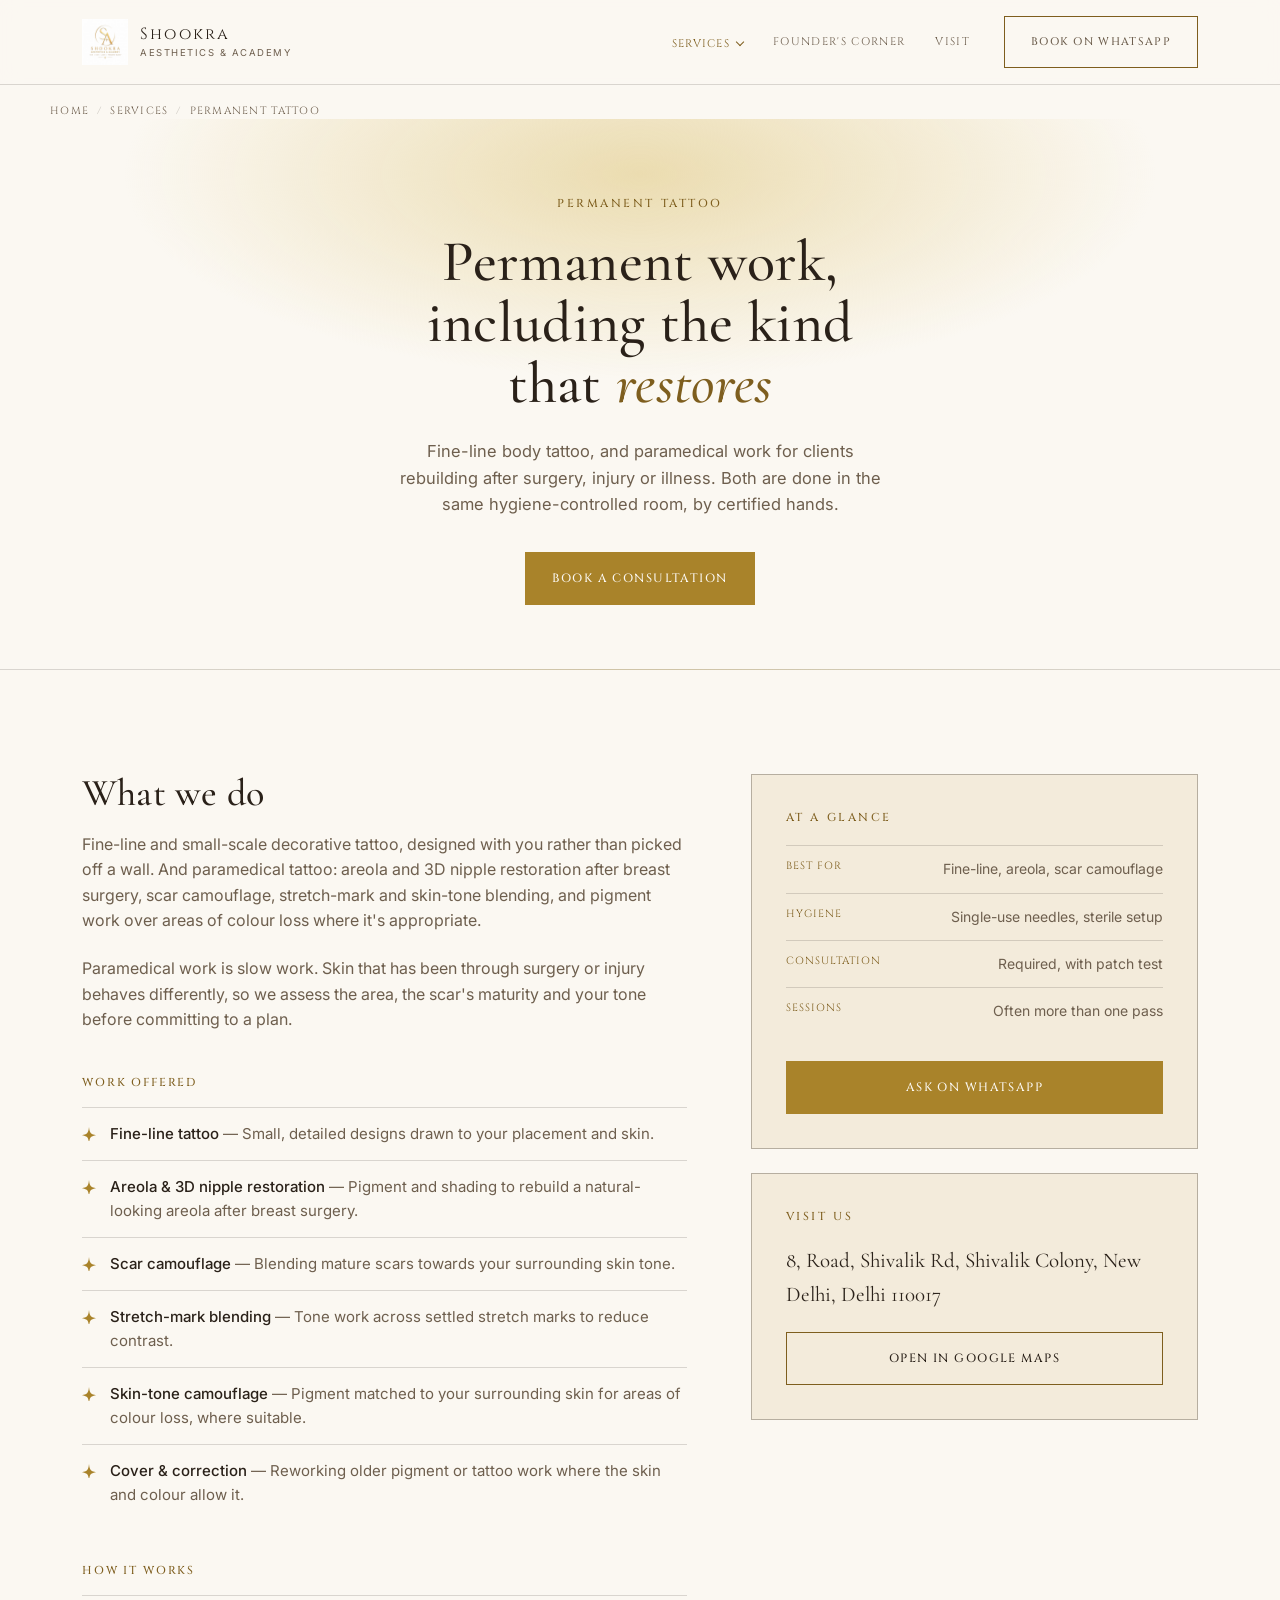
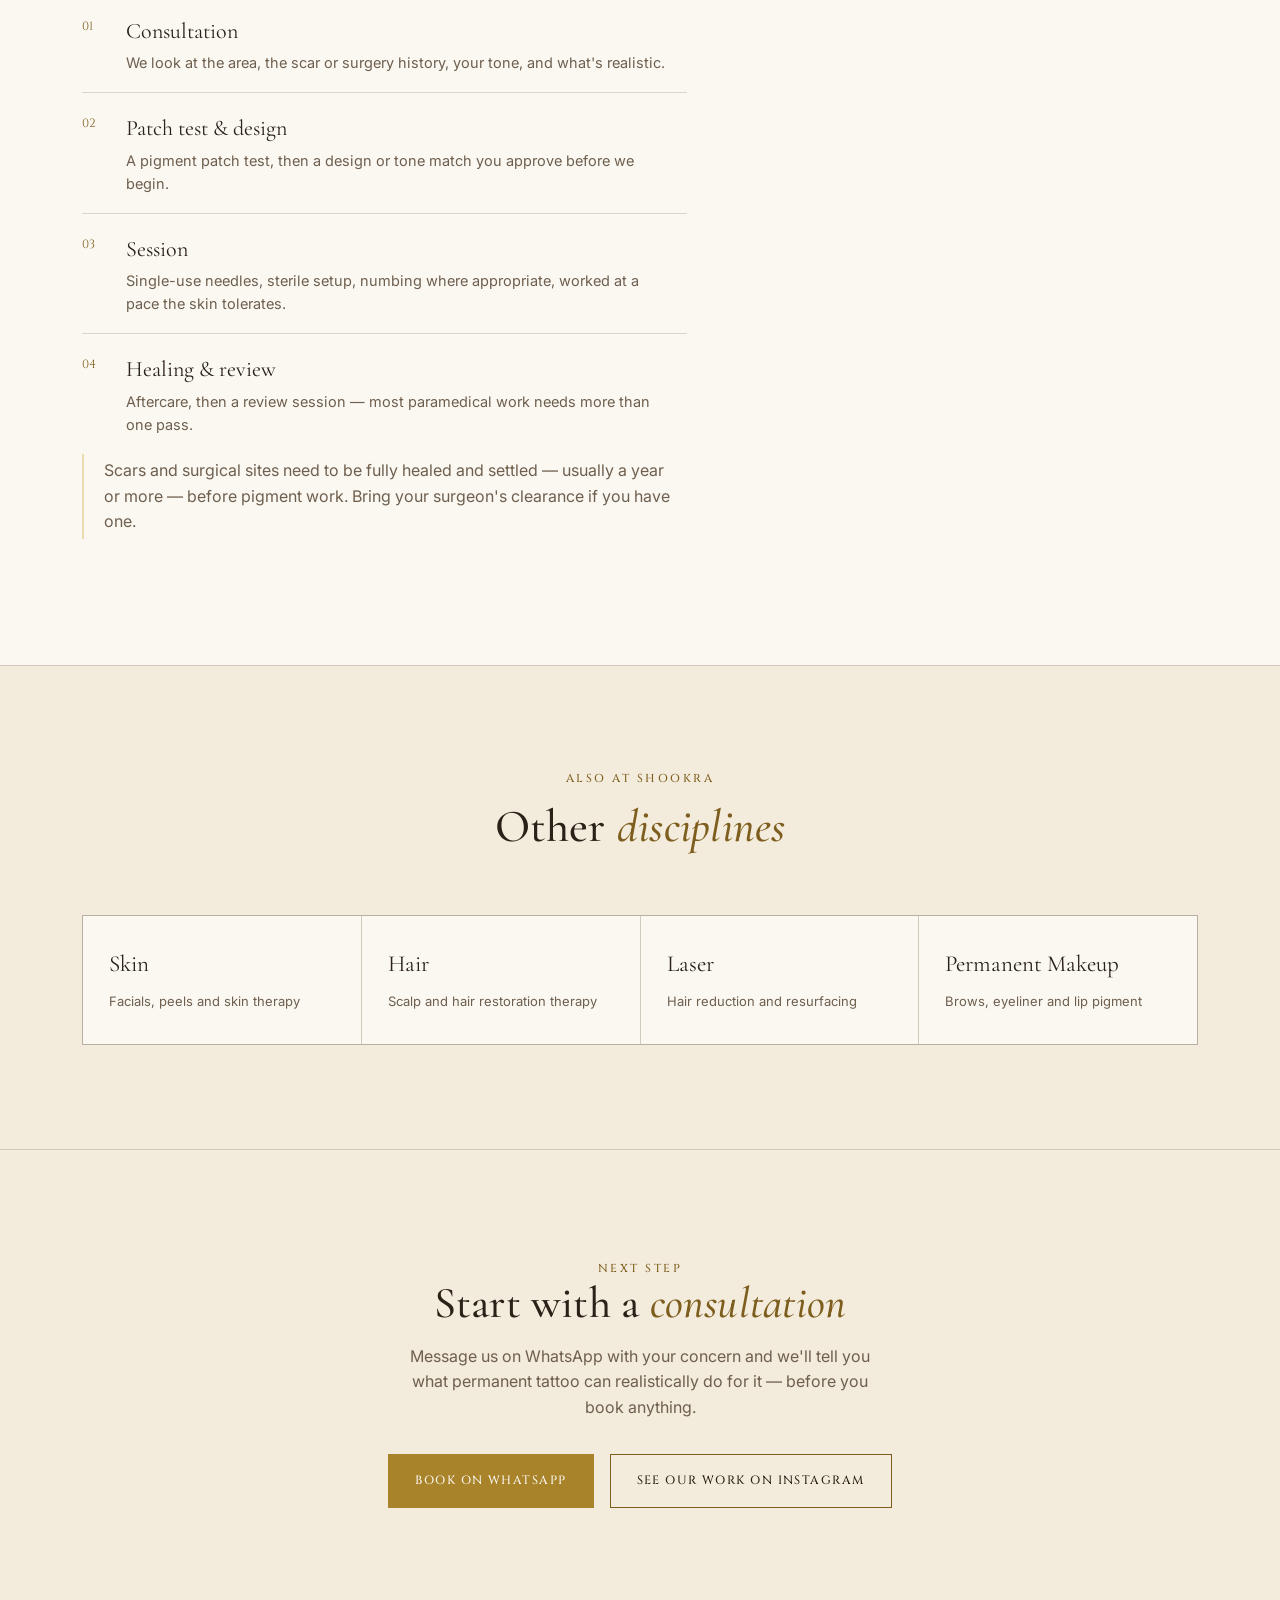
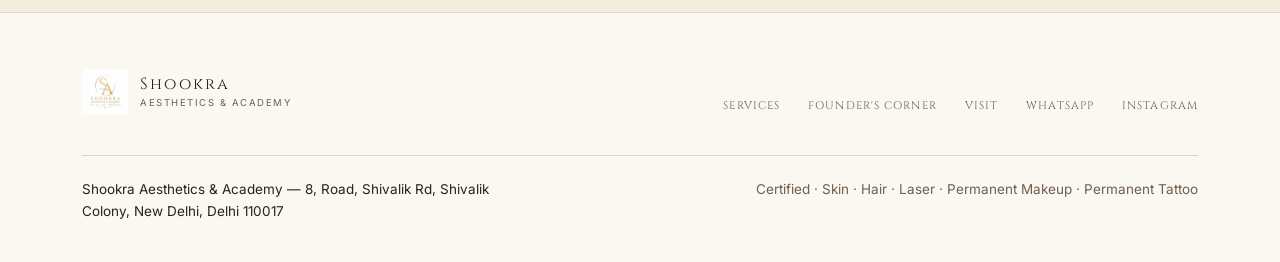
<file: permanent-tattoo.html>
<!DOCTYPE html>
<html lang="en">
<head>
<meta charset="UTF-8" />
<meta name="viewport" content="width=device-width, initial-scale=1.0" />
<title>Permanent Tattoo — Shookra Aesthetics &amp; Academy</title>
<meta name="description" content="Fine-line and paramedical tattoo — areola restoration, scar and skin-tone camouflage — at Shookra Aesthetics &amp; Academy, New Delhi." />
<link rel="preconnect" href="https://fonts.googleapis.com" />
<link rel="preconnect" href="https://fonts.gstatic.com" crossorigin />
<link href="https://fonts.googleapis.com/css2?family=Cinzel:wght@400;500;600&family=Cormorant+Garamond:ital,wght@0,400;0,500;0,600;1,400;1,500&family=Inter:wght@400;500;600&display=swap" rel="stylesheet" />
<link rel="stylesheet" href="styles.css" />
</head>
<body>

<header>
  <nav class="wrap">
    <a href="index.html" class="brand">
      <span class="brand-mark"><img src="Shookra.jpeg" alt="Shookra crest" /></span>
      <span class="wordmark">Shookra<small>Aesthetics &amp; Academy</small></span>
    </a>
    <div class="navlinks">
      <div class="navlinks-inner">
        <span class="has-menu">
          <a href="index.html#services" aria-current="page">Services</a>
          <span class="menu">
            <a href="skin.html">Skin</a>
            <a href="hair.html">Hair</a>
            <a href="laser.html">Laser</a>
            <a href="permanent-makeup.html">Permanent Makeup</a>
            <a href="permanent-tattoo.html" aria-current="page">Permanent Tattoo</a>
          </span>
        </span>
        <a href="founders-corner.html">Founder's Corner</a>
        <a href="index.html#visit">Visit</a>
      </div>
      <a href="#" class="btn" data-wa="Hi Shookra, I&#x27;d like to ask about permanent tattoo work and book a consultation.">Book on WhatsApp</a>
    </div>
  </nav>
</header>

<main>

  <div class="wrap crumbs">
    <a href="index.html">Home</a><span>/</span><a href="index.html#services">Services</a><span>/</span>Permanent Tattoo
  </div>

  <div class="page-hero">
    <div class="wrap">
      <span class="eyebrow">Permanent Tattoo</span>
      <h1>Permanent work, including the kind that <em>restores</em></h1>
      <p>Fine-line body tattoo, and paramedical work for clients rebuilding after surgery, injury or illness. Both are done in the same hygiene-controlled room, by certified hands.</p>
      <a href="#" class="btn btn--solid" data-wa="Hi Shookra, I&#x27;d like to ask about permanent tattoo work and book a consultation.">Book a consultation</a>
    </div>
  </div>

  <section>
    <div class="wrap">
      <div class="svc-grid">

        <div class="svc-copy">
          <h2>What we do</h2>
          <p>Fine-line and small-scale decorative tattoo, designed with you rather than picked off a wall. And paramedical tattoo: areola and 3D nipple restoration after breast surgery, scar camouflage, stretch-mark and skin-tone blending, and pigment work over areas of colour loss where it's appropriate.</p>
          <p>Paramedical work is slow work. Skin that has been through surgery or injury behaves differently, so we assess the area, the scar's maturity and your tone before committing to a plan.</p>
          <h3>Work offered</h3>
          <ul class="svc-points">
            <li><span class="spark"><svg viewBox="0 0 24 24" fill="currentColor"><path d="M12 0c.6 5.6 1.6 9 3.4 10.8C17.2 12.6 20.4 13.5 24 14c-3.6.5-6.8 1.4-8.6 3.2C13.6 19 12.6 22.4 12 28c-.6-5.6-1.6-9-3.4-10.8C6.8 15.4 3.6 14.5 0 14c3.6-.5 6.8-1.4 8.6-3.2C10.4 9 11.4 5.6 12 0z"/></svg></span><div><strong>Fine-line tattoo</strong> — Small, detailed designs drawn to your placement and skin.</div></li>
            <li><span class="spark"><svg viewBox="0 0 24 24" fill="currentColor"><path d="M12 0c.6 5.6 1.6 9 3.4 10.8C17.2 12.6 20.4 13.5 24 14c-3.6.5-6.8 1.4-8.6 3.2C13.6 19 12.6 22.4 12 28c-.6-5.6-1.6-9-3.4-10.8C6.8 15.4 3.6 14.5 0 14c3.6-.5 6.8-1.4 8.6-3.2C10.4 9 11.4 5.6 12 0z"/></svg></span><div><strong>Areola & 3D nipple restoration</strong> — Pigment and shading to rebuild a natural-looking areola after breast surgery.</div></li>
            <li><span class="spark"><svg viewBox="0 0 24 24" fill="currentColor"><path d="M12 0c.6 5.6 1.6 9 3.4 10.8C17.2 12.6 20.4 13.5 24 14c-3.6.5-6.8 1.4-8.6 3.2C13.6 19 12.6 22.4 12 28c-.6-5.6-1.6-9-3.4-10.8C6.8 15.4 3.6 14.5 0 14c3.6-.5 6.8-1.4 8.6-3.2C10.4 9 11.4 5.6 12 0z"/></svg></span><div><strong>Scar camouflage</strong> — Blending mature scars towards your surrounding skin tone.</div></li>
            <li><span class="spark"><svg viewBox="0 0 24 24" fill="currentColor"><path d="M12 0c.6 5.6 1.6 9 3.4 10.8C17.2 12.6 20.4 13.5 24 14c-3.6.5-6.8 1.4-8.6 3.2C13.6 19 12.6 22.4 12 28c-.6-5.6-1.6-9-3.4-10.8C6.8 15.4 3.6 14.5 0 14c3.6-.5 6.8-1.4 8.6-3.2C10.4 9 11.4 5.6 12 0z"/></svg></span><div><strong>Stretch-mark blending</strong> — Tone work across settled stretch marks to reduce contrast.</div></li>
            <li><span class="spark"><svg viewBox="0 0 24 24" fill="currentColor"><path d="M12 0c.6 5.6 1.6 9 3.4 10.8C17.2 12.6 20.4 13.5 24 14c-3.6.5-6.8 1.4-8.6 3.2C13.6 19 12.6 22.4 12 28c-.6-5.6-1.6-9-3.4-10.8C6.8 15.4 3.6 14.5 0 14c3.6-.5 6.8-1.4 8.6-3.2C10.4 9 11.4 5.6 12 0z"/></svg></span><div><strong>Skin-tone camouflage</strong> — Pigment matched to your surrounding skin for areas of colour loss, where suitable.</div></li>
            <li><span class="spark"><svg viewBox="0 0 24 24" fill="currentColor"><path d="M12 0c.6 5.6 1.6 9 3.4 10.8C17.2 12.6 20.4 13.5 24 14c-3.6.5-6.8 1.4-8.6 3.2C13.6 19 12.6 22.4 12 28c-.6-5.6-1.6-9-3.4-10.8C6.8 15.4 3.6 14.5 0 14c3.6-.5 6.8-1.4 8.6-3.2C10.4 9 11.4 5.6 12 0z"/></svg></span><div><strong>Cover & correction</strong> — Reworking older pigment or tattoo work where the skin and colour allow it.</div></li>
          </ul>

          <h3>How it works</h3>
          <ol class="svc-steps">
            <li><div><span>Consultation</span><p>We look at the area, the scar or surgery history, your tone, and what's realistic.</p></div></li>
            <li><div><span>Patch test & design</span><p>A pigment patch test, then a design or tone match you approve before we begin.</p></div></li>
            <li><div><span>Session</span><p>Single-use needles, sterile setup, numbing where appropriate, worked at a pace the skin tolerates.</p></div></li>
            <li><div><span>Healing & review</span><p>Aftercare, then a review session — most paramedical work needs more than one pass.</p></div></li>
          </ol>

          <p class="svc-note">Scars and surgical sites need to be fully healed and settled — usually a year or more — before pigment work. Bring your surgeon's clearance if you have one.</p>
        </div>

        <aside class="svc-aside">
          <div class="svc-card">
            <span class="eyebrow">At a glance</span>
            <dl>
              <div><dt>Best for</dt><dd>Fine-line, areola, scar camouflage</dd></div>
              <div><dt>Hygiene</dt><dd>Single-use needles, sterile setup</dd></div>
              <div><dt>Consultation</dt><dd>Required, with patch test</dd></div>
              <div><dt>Sessions</dt><dd>Often more than one pass</dd></div>
            </dl>
            <a href="#" class="btn btn--solid" data-wa="Hi Shookra, I&#x27;d like to ask about permanent tattoo work and book a consultation.">Ask on WhatsApp</a>
          </div>
          <div class="svc-card">
            <span class="eyebrow">Visit us</span>
            <p style="font-family:'Cormorant Garamond',serif; font-size:21px; margin:0 0 20px;">8, Road, Shivalik Rd, Shivalik Colony, New Delhi, Delhi 110017</p>
            <a href="https://maps.app.goo.gl/k554eYbJxTar6n1K6?g_st=ic" class="btn" target="_blank" rel="noopener">Open in Google Maps</a>
          </div>
        </aside>

      </div>
    </div>
  </section>

  <section class="other-svcs">
    <div class="wrap">
      <div class="section-head">
        <span class="eyebrow">Also at Shookra</span>
        <h2>Other <em>disciplines</em></h2>
      </div>
      <div class="other-list">
        <a href="skin.html"><span>Skin</span><small>Facials, peels and skin therapy</small></a>
        <a href="hair.html"><span>Hair</span><small>Scalp and hair restoration therapy</small></a>
        <a href="laser.html"><span>Laser</span><small>Hair reduction and resurfacing</small></a>
        <a href="permanent-makeup.html"><span>Permanent Makeup</span><small>Brows, eyeliner and lip pigment</small></a>
      </div>
    </div>
  </section>

  <section class="cta-band">
    <div class="wrap">
      <span class="eyebrow">Next step</span>
      <h2>Start with a <em>consultation</em></h2>
      <p>Message us on WhatsApp with your concern and we'll tell you what permanent tattoo can realistically do for it — before you book anything.</p>
      <div class="btns">
        <a href="#" class="btn btn--solid" data-wa="Hi Shookra, I&#x27;d like to ask about permanent tattoo work and book a consultation.">Book on WhatsApp</a>
        <a href="https://www.instagram.com/shookraesthetics/" class="btn" target="_blank" rel="noopener">See our work on Instagram</a>
      </div>
    </div>
  </section>

</main>

<footer>
  <div class="wrap">
    <div class="footer-top">
      <a href="index.html" class="brand">
        <span class="brand-mark"><img src="Shookra.jpeg" alt="Shookra crest" /></span>
        <span class="wordmark">Shookra<small>Aesthetics &amp; Academy</small></span>
      </a>
      <div class="footer-links">
        <a href="index.html#services">Services</a>
        <a href="founders-corner.html">Founder's Corner</a>
        <a href="index.html#visit">Visit</a>
        <a href="#" data-wa="Hi Shookra, I'd like to book a consultation.">WhatsApp</a>
        <a href="https://www.instagram.com/shookraesthetics/" target="_blank" rel="noopener">Instagram</a>
      </div>
    </div>
    <div class="footer-bottom">
      <span>Shookra Aesthetics &amp; Academy — 8, Road, Shivalik Rd, Shivalik Colony, New Delhi, Delhi 110017</span>
      <span>Certified · Skin · Hair · Laser · Permanent Makeup · Permanent Tattoo</span>
    </div>
  </div>
</footer>

<script src="site.js"></script>
</body>
</html>
</file>
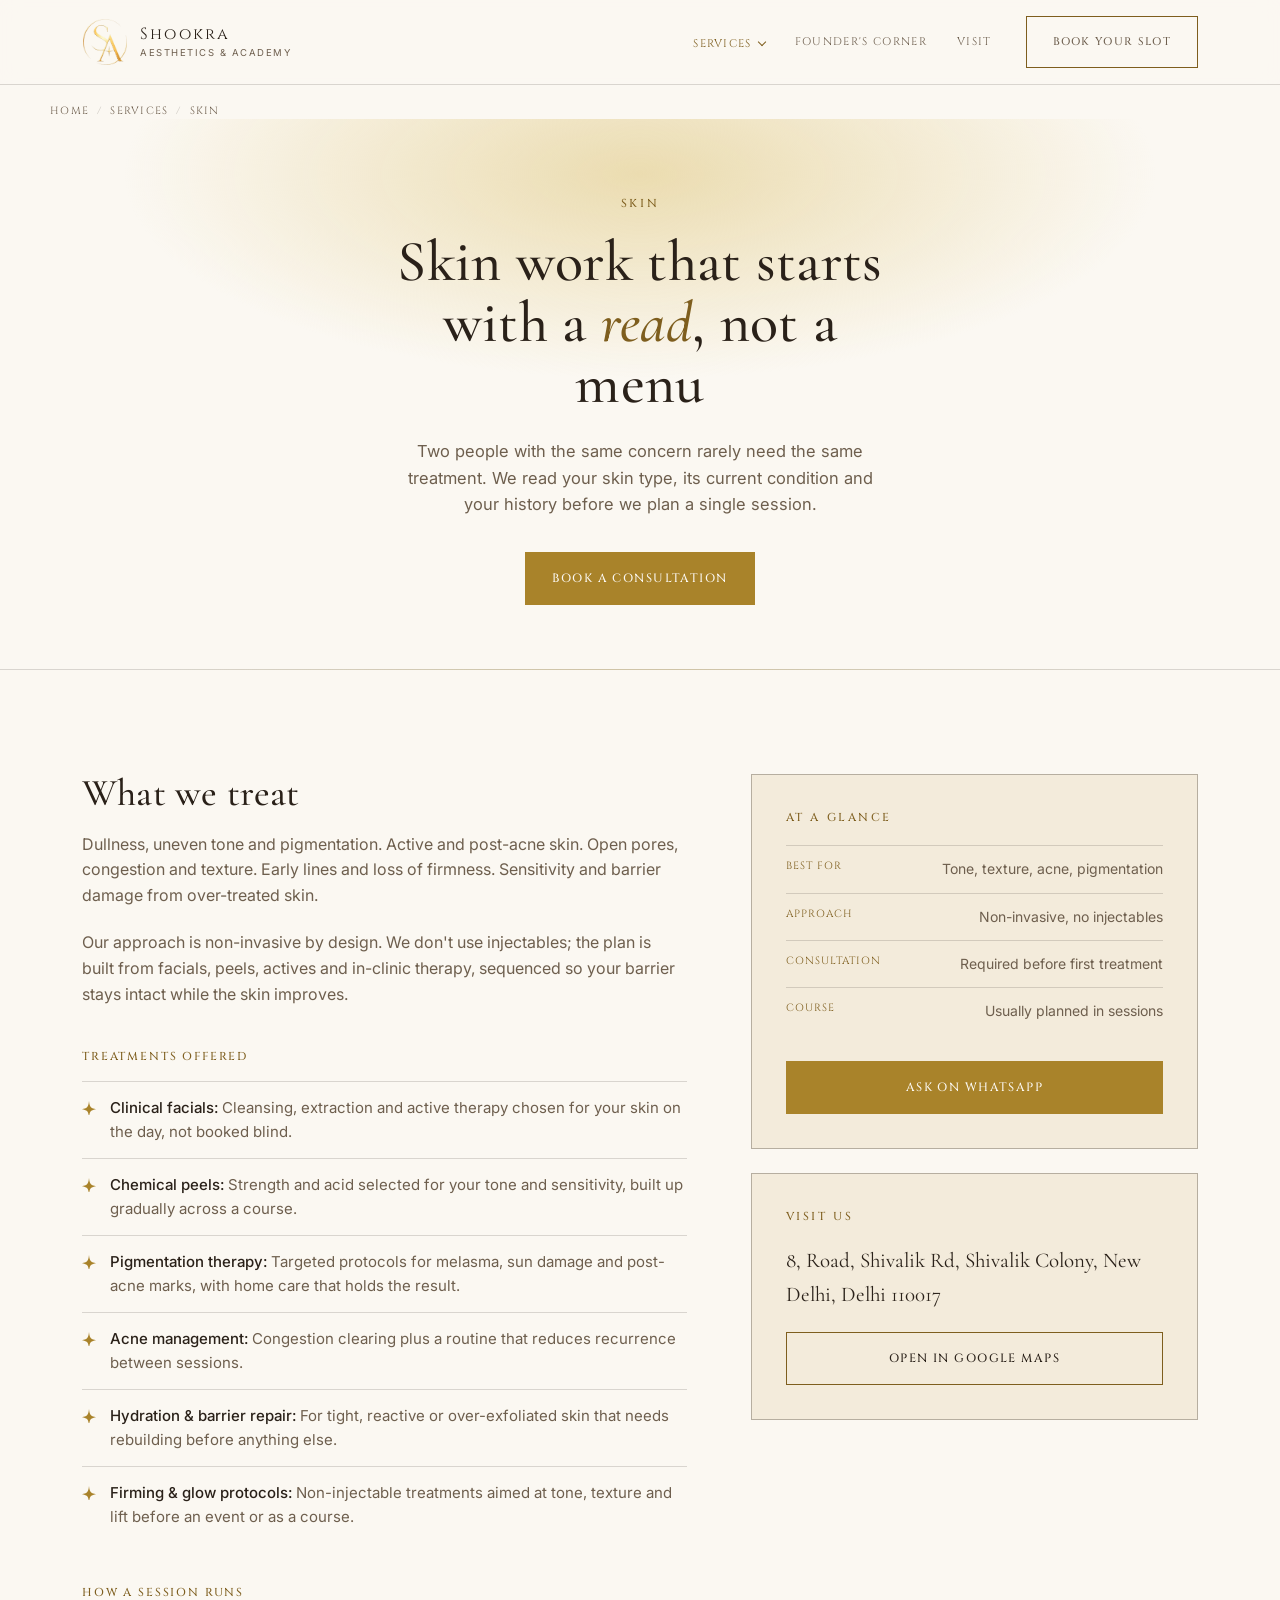
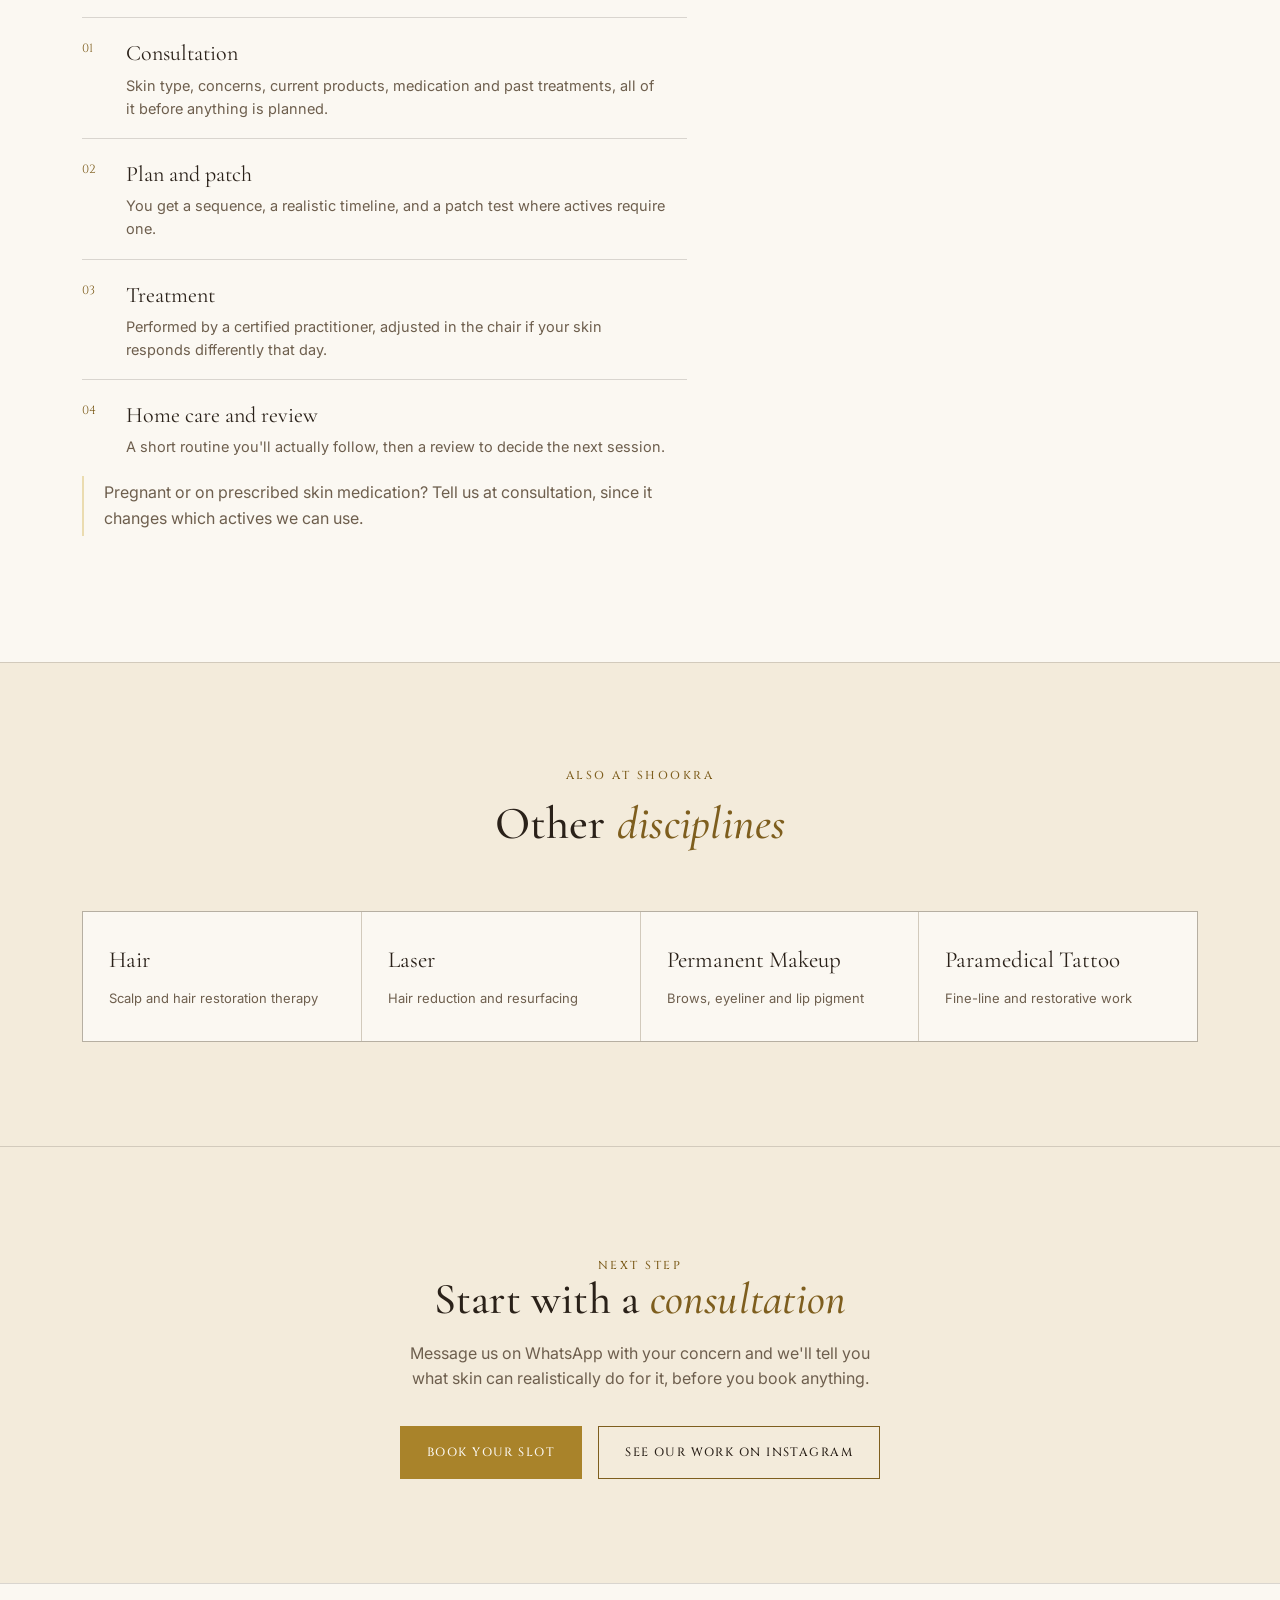
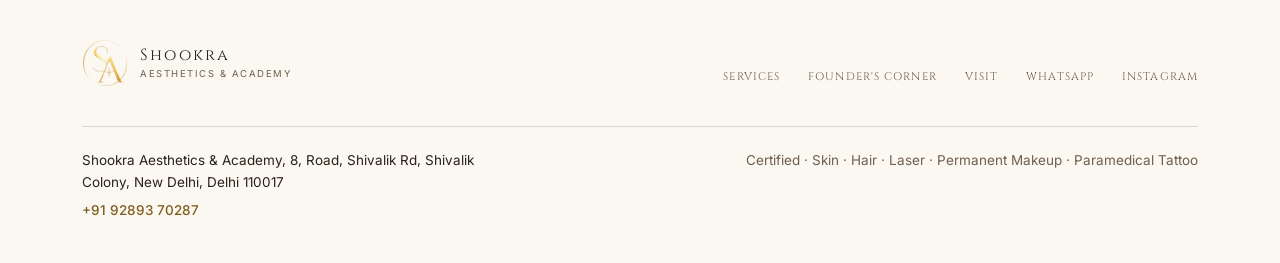
<file: skin.html>
<!DOCTYPE html>
<html lang="en">
<head>
<meta charset="UTF-8" />
<meta name="viewport" content="width=device-width, initial-scale=1.0" />
<title>Skin | Shookra Aesthetics &amp; Academy</title>
<meta name="description" content="Facials, peels and skin therapy at Shookra Aesthetics &amp; Academy, Shivalik Road, New Delhi. Consultation first, no injectables." />
<link rel="preconnect" href="https://fonts.googleapis.com" />
<link rel="preconnect" href="https://fonts.gstatic.com" crossorigin />
<link href="https://fonts.googleapis.com/css2?family=Cinzel:wght@400;500;600&family=Cormorant+Garamond:ital,wght@0,400;0,500;0,600;1,400;1,500&family=Inter:wght@400;500;600&display=swap" rel="stylesheet" />
<link rel="stylesheet" href="styles.css" />
</head>
<body>

<header>
  <nav class="wrap">
    <a href="index.html" class="brand">
      <span class="brand-mark"><img src="logo-mark.png" alt="Shookra monogram" /></span>
      <span class="wordmark">Shookra<small>Aesthetics &amp; Academy</small></span>
    </a>
    <div class="navlinks">
      <div class="navlinks-inner">
        <span class="has-menu">
          <a href="index.html#services" aria-current="page">Services</a>
          <span class="menu">
            <a href="skin.html" aria-current="page">Skin</a>
            <a href="hair.html">Hair</a>
            <a href="laser.html">Laser</a>
            <a href="permanent-makeup.html">Permanent Makeup</a>
            <a href="paramedical-tattoo.html">Paramedical Tattoo</a>
          </span>
        </span>
        <a href="founders-corner.html">Founder's Corner</a>
        <a href="index.html#visit">Visit</a>
      </div>
      <a href="#" class="btn" data-wa="Hi Shookra, I&#x27;d like to book a skin consultation.">Book your slot</a>
    </div>
  </nav>
</header>

<main>

  <div class="wrap crumbs">
    <a href="index.html">Home</a><span>/</span><a href="index.html#services">Services</a><span>/</span>Skin
  </div>

  <div class="page-hero">
    <div class="wrap">
      <span class="eyebrow">Skin</span>
      <h1>Skin work that starts with a <em>read</em>, not a menu</h1>
      <p>Two people with the same concern rarely need the same treatment. We read your skin type, its current condition and your history before we plan a single session.</p>
      <a href="#" class="btn btn--solid" data-wa="Hi Shookra, I&#x27;d like to book a skin consultation.">Book a consultation</a>
    </div>
  </div>

  <section>
    <div class="wrap">
      <div class="svc-grid">

        <div class="svc-copy">
          <h2>What we treat</h2>
          <p>Dullness, uneven tone and pigmentation. Active and post-acne skin. Open pores, congestion and texture. Early lines and loss of firmness. Sensitivity and barrier damage from over-treated skin.</p>
          <p>Our approach is non-invasive by design. We don't use injectables; the plan is built from facials, peels, actives and in-clinic therapy, sequenced so your barrier stays intact while the skin improves.</p>
          <h3>Treatments offered</h3>
          <ul class="svc-points">
            <li><span class="spark"><svg viewBox="0 0 24 24" fill="currentColor"><path d="M12 0c.6 5.6 1.6 9 3.4 10.8C17.2 12.6 20.4 13.5 24 14c-3.6.5-6.8 1.4-8.6 3.2C13.6 19 12.6 22.4 12 28c-.6-5.6-1.6-9-3.4-10.8C6.8 15.4 3.6 14.5 0 14c3.6-.5 6.8-1.4 8.6-3.2C10.4 9 11.4 5.6 12 0z"/></svg></span><div><strong>Clinical facials:</strong> Cleansing, extraction and active therapy chosen for your skin on the day, not booked blind.</div></li>
            <li><span class="spark"><svg viewBox="0 0 24 24" fill="currentColor"><path d="M12 0c.6 5.6 1.6 9 3.4 10.8C17.2 12.6 20.4 13.5 24 14c-3.6.5-6.8 1.4-8.6 3.2C13.6 19 12.6 22.4 12 28c-.6-5.6-1.6-9-3.4-10.8C6.8 15.4 3.6 14.5 0 14c3.6-.5 6.8-1.4 8.6-3.2C10.4 9 11.4 5.6 12 0z"/></svg></span><div><strong>Chemical peels:</strong> Strength and acid selected for your tone and sensitivity, built up gradually across a course.</div></li>
            <li><span class="spark"><svg viewBox="0 0 24 24" fill="currentColor"><path d="M12 0c.6 5.6 1.6 9 3.4 10.8C17.2 12.6 20.4 13.5 24 14c-3.6.5-6.8 1.4-8.6 3.2C13.6 19 12.6 22.4 12 28c-.6-5.6-1.6-9-3.4-10.8C6.8 15.4 3.6 14.5 0 14c3.6-.5 6.8-1.4 8.6-3.2C10.4 9 11.4 5.6 12 0z"/></svg></span><div><strong>Pigmentation therapy:</strong> Targeted protocols for melasma, sun damage and post-acne marks, with home care that holds the result.</div></li>
            <li><span class="spark"><svg viewBox="0 0 24 24" fill="currentColor"><path d="M12 0c.6 5.6 1.6 9 3.4 10.8C17.2 12.6 20.4 13.5 24 14c-3.6.5-6.8 1.4-8.6 3.2C13.6 19 12.6 22.4 12 28c-.6-5.6-1.6-9-3.4-10.8C6.8 15.4 3.6 14.5 0 14c3.6-.5 6.8-1.4 8.6-3.2C10.4 9 11.4 5.6 12 0z"/></svg></span><div><strong>Acne management:</strong> Congestion clearing plus a routine that reduces recurrence between sessions.</div></li>
            <li><span class="spark"><svg viewBox="0 0 24 24" fill="currentColor"><path d="M12 0c.6 5.6 1.6 9 3.4 10.8C17.2 12.6 20.4 13.5 24 14c-3.6.5-6.8 1.4-8.6 3.2C13.6 19 12.6 22.4 12 28c-.6-5.6-1.6-9-3.4-10.8C6.8 15.4 3.6 14.5 0 14c3.6-.5 6.8-1.4 8.6-3.2C10.4 9 11.4 5.6 12 0z"/></svg></span><div><strong>Hydration & barrier repair:</strong> For tight, reactive or over-exfoliated skin that needs rebuilding before anything else.</div></li>
            <li><span class="spark"><svg viewBox="0 0 24 24" fill="currentColor"><path d="M12 0c.6 5.6 1.6 9 3.4 10.8C17.2 12.6 20.4 13.5 24 14c-3.6.5-6.8 1.4-8.6 3.2C13.6 19 12.6 22.4 12 28c-.6-5.6-1.6-9-3.4-10.8C6.8 15.4 3.6 14.5 0 14c3.6-.5 6.8-1.4 8.6-3.2C10.4 9 11.4 5.6 12 0z"/></svg></span><div><strong>Firming & glow protocols:</strong> Non-injectable treatments aimed at tone, texture and lift before an event or as a course.</div></li>
          </ul>

          <h3>How a session runs</h3>
          <ol class="svc-steps">
            <li><div><span>Consultation</span><p>Skin type, concerns, current products, medication and past treatments, all of it before anything is planned.</p></div></li>
            <li><div><span>Plan and patch</span><p>You get a sequence, a realistic timeline, and a patch test where actives require one.</p></div></li>
            <li><div><span>Treatment</span><p>Performed by a certified practitioner, adjusted in the chair if your skin responds differently that day.</p></div></li>
            <li><div><span>Home care and review</span><p>A short routine you'll actually follow, then a review to decide the next session.</p></div></li>
          </ol>

          <p class="svc-note">Pregnant or on prescribed skin medication? Tell us at consultation, since it changes which actives we can use.</p>
        </div>

        <aside class="svc-aside">
          <div class="svc-card">
            <span class="eyebrow">At a glance</span>
            <dl>
              <div><dt>Best for</dt><dd>Tone, texture, acne, pigmentation</dd></div>
              <div><dt>Approach</dt><dd>Non-invasive, no injectables</dd></div>
              <div><dt>Consultation</dt><dd>Required before first treatment</dd></div>
              <div><dt>Course</dt><dd>Usually planned in sessions</dd></div>
            </dl>
            <a href="#" class="btn btn--solid" data-wa="Hi Shookra, I&#x27;d like to book a skin consultation.">Ask on WhatsApp</a>
          </div>
          <div class="svc-card">
            <span class="eyebrow">Visit us</span>
            <p style="font-family:'Cormorant Garamond',serif; font-size:21px; margin:0 0 20px;">8, Road, Shivalik Rd, Shivalik Colony, New Delhi, Delhi 110017</p>
            <a href="https://maps.app.goo.gl/k554eYbJxTar6n1K6?g_st=ic" class="btn" target="_blank" rel="noopener">Open in Google Maps</a>
          </div>
        </aside>

      </div>
    </div>
  </section>

  <section class="other-svcs">
    <div class="wrap">
      <div class="section-head">
        <span class="eyebrow">Also at Shookra</span>
        <h2>Other <em>disciplines</em></h2>
      </div>
      <div class="other-list">
        <a href="hair.html"><span>Hair</span><small>Scalp and hair restoration therapy</small></a>
        <a href="laser.html"><span>Laser</span><small>Hair reduction and resurfacing</small></a>
        <a href="permanent-makeup.html"><span>Permanent Makeup</span><small>Brows, eyeliner and lip pigment</small></a>
        <a href="paramedical-tattoo.html"><span>Paramedical Tattoo</span><small>Fine-line and restorative work</small></a>
      </div>
    </div>
  </section>

  <section class="cta-band">
    <div class="wrap">
      <span class="eyebrow">Next step</span>
      <h2>Start with a <em>consultation</em></h2>
      <p>Message us on WhatsApp with your concern and we'll tell you what skin can realistically do for it, before you book anything.</p>
      <div class="btns">
        <a href="#" class="btn btn--solid" data-wa="Hi Shookra, I&#x27;d like to book a skin consultation.">Book your slot</a>
        <a href="https://www.instagram.com/shookraesthetics/" class="btn" target="_blank" rel="noopener">See our work on Instagram</a>
      </div>
    </div>
  </section>

</main>

<footer>
  <div class="wrap">
    <div class="footer-top">
      <a href="index.html" class="brand">
        <span class="brand-mark"><img src="logo-mark.png" alt="Shookra monogram" /></span>
        <span class="wordmark">Shookra<small>Aesthetics &amp; Academy</small></span>
      </a>
      <div class="footer-links">
        <a href="index.html#services">Services</a>
        <a href="founders-corner.html">Founder's Corner</a>
        <a href="index.html#visit">Visit</a>
        <a href="#" data-wa="Hi Shookra, I'd like to book a consultation.">WhatsApp</a>
        <a href="https://www.instagram.com/shookraesthetics/" target="_blank" rel="noopener">Instagram</a>
      </div>
    </div>
    <div class="footer-bottom">
      <span>Shookra Aesthetics &amp; Academy, 8, Road, Shivalik Rd, Shivalik Colony, New Delhi, Delhi 110017<br /><a class="footer-phone" href="tel:+919289370287">+91 92893 70287</a></span>
      <span>Certified · Skin · Hair · Laser · Permanent Makeup · Paramedical Tattoo</span>
    </div>
  </div>
</footer>

<script src="site.js"></script>
</body>
</html>
</file>
<file: styles.css>
/* ==========================================================================
   Shookra Aesthetics & Academy: shared stylesheet
   Used by every page so the theme stays identical site-wide.
   ========================================================================== */

:root{
  --ivory:#FBF8F2;
  --cream:#F3EBDB;
  --cream-deep:#EADFC6;
  --charcoal:#18130E;
  --ink:#2A2119;
  --ink-soft:#6E5F4E;
  --gold:#A9832A;
  --gold-light:#D9BB6E;
  --gold-pale:#EBDCB0;
  --gold-deep:#7E5E1E;
  --hairline: rgba(42,33,25,.16);
  --hairline-strong: rgba(42,33,25,.3);
  --max: 1180px;
}

*{ box-sizing:border-box; }
html{ scroll-behavior:smooth; }

body{
  margin:0;
  background:var(--ivory);
  color:var(--ink);
  font-family:'Inter', sans-serif;
  font-size:16px;
  line-height:1.6;
  -webkit-font-smoothing:antialiased;
}

::selection{ background:var(--gold); color:var(--ivory); }
a{ color:inherit; text-decoration:none; }
img{ max-width:100%; }

.wrap{ max-width:var(--max); margin:0 auto; padding:0 32px; }

.eyebrow{
  font-family:'Cinzel', serif;
  font-weight:500;
  font-size:11.5px;
  letter-spacing:.22em;
  text-transform:uppercase;
  color:var(--gold-deep);
}
.eyebrow--on-dark{ color:var(--gold-light); }

h1,h2,h3{
  font-family:'Cormorant Garamond', serif;
  font-weight:500;
  line-height:1.05;
  margin:0;
  letter-spacing:.005em;
}
h1 em, h2 em{ font-style:italic; color:var(--gold-deep); }

/* ---------- sparkle motif ---------- */
.spark{
  display:inline-flex; align-items:center; justify-content:center;
  width:14px; height:14px; flex-shrink:0;
}
.spark svg{ width:100%; height:100%; }

/* ---------- buttons ---------- */
.btn{
  display:inline-flex; align-items:center; gap:10px;
  font-family:'Cinzel', serif;
  font-weight:500;
  font-size:12px; letter-spacing:.12em; text-transform:uppercase;
  padding:16px 26px;
  border:1px solid var(--gold-deep);
  background:transparent;
  color:var(--ink);
  cursor:pointer;
  transition:background .25s ease, color .25s ease, border-color .25s ease;
  white-space:nowrap;
}
.btn:hover{ background:var(--ink); border-color:var(--ink); color:var(--ivory); }
.btn--solid{ background:var(--gold); border-color:var(--gold); color:var(--ivory); }
.btn--solid:hover{ background:var(--gold-deep); border-color:var(--gold-deep); }
.btn--ghost-dark{ border-color:rgba(217,187,110,.5); color:var(--gold-light); }
.btn--ghost-dark:hover{ background:var(--gold-light); border-color:var(--gold-light); color:var(--charcoal); }
.btn .wa-icon{ width:15px; height:15px; }

/* ---------- nav ---------- */
header{
  position:sticky; top:0; z-index:40;
  background:rgba(251,248,242,.88);
  backdrop-filter:blur(10px);
  border-bottom:1px solid var(--hairline);
}
nav.wrap{
  display:flex; align-items:center; justify-content:space-between;
  padding-top:16px; padding-bottom:16px;
}
.brand{ display:flex; align-items:center; gap:12px; }
.brand-mark{
  width:46px; height:46px; flex-shrink:0;
  display:flex; align-items:center; justify-content:center;
}
.brand-mark img{ width:100%; height:100%; object-fit:contain; display:block; }
.wordmark{
  font-family:'Cinzel', serif;
  font-size:16px; letter-spacing:.14em; line-height:1.2;
}
.wordmark small{
  display:block;
  font-family:'Inter', sans-serif;
  font-size:9.5px; letter-spacing:.16em;
  color:var(--ink-soft); text-transform:uppercase; margin-top:3px;
}
.navlinks{ display:flex; align-items:center; gap:34px; }
.navlinks-inner{ display:flex; gap:30px; align-items:center; }
.navlinks a{
  font-family:'Cinzel', serif;
  font-size:11px; letter-spacing:.12em; text-transform:uppercase;
  color:var(--ink-soft);
  transition:color .2s ease;
}
.navlinks a:hover, .navlinks a[aria-current="page"]{ color:var(--gold-deep); }

/* services dropdown */
.has-menu{ position:relative; }
.has-menu > a{ display:inline-flex; align-items:center; gap:7px; }
.has-menu > a::after{
  content:""; width:5px; height:5px; margin-top:-3px;
  border-right:1px solid currentColor; border-bottom:1px solid currentColor;
  transform:rotate(45deg);
}
.menu{
  position:absolute; top:calc(100% + 16px); left:50%; transform:translateX(-50%) translateY(6px);
  min-width:230px; padding:8px 0;
  background:var(--ivory);
  border:1px solid var(--hairline-strong);
  box-shadow:0 18px 40px rgba(24,19,14,.09);
  opacity:0; visibility:hidden; transition:opacity .2s ease, transform .2s ease, visibility .2s;
}
.has-menu:hover .menu, .has-menu:focus-within .menu{
  opacity:1; visibility:visible; transform:translateX(-50%) translateY(0);
}
.menu a{
  display:block; padding:11px 22px;
  font-size:10.5px; letter-spacing:.12em;
  color:var(--ink-soft);
}
.menu a:hover{ background:var(--cream); color:var(--gold-deep); }

@media (max-width:860px){ .navlinks-inner{ display:none; } }

/* ---------- section shell ---------- */
section{ padding:104px 0; position:relative; }
.section-head{ text-align:center; max-width:640px; margin:0 auto 64px; }
.section-head .eyebrow{ display:block; margin-bottom:14px; }
.section-head h2{ font-size:clamp(30px,3.8vw,46px); margin-bottom:16px; }
.section-note{ font-size:15px; color:var(--ink-soft); }

/* ---------- home hero ---------- */
.hero{
  position:relative;
  padding:88px 0 70px;
  overflow:hidden;
  text-align:center;
  background:
    radial-gradient(ellipse 70% 55% at 50% 18%, var(--gold-pale) 0%, transparent 65%),
    var(--ivory);
}
.hero .wrap{ position:relative; }
.hero-mark{ width:100%; max-width:300px; margin:0 auto 10px; }
.hero-mark img{ width:100%; height:auto; display:block; }
.hero-eyebrow{ margin-bottom:22px; }
.hero-headline{ font-size:clamp(38px, 6vw, 68px); max-width:16ch; margin:0 auto; }
.hero-sub{ font-size:16.5px; color:var(--ink-soft); max-width:44ch; margin:26px auto 0; }
.hero-cta{ display:flex; gap:16px; justify-content:center; margin-top:38px; flex-wrap:wrap; }

/* ---------- inner page hero ---------- */
.page-hero{
  padding:76px 0 64px;
  text-align:center;
  background:
    radial-gradient(ellipse 65% 60% at 50% 10%, var(--gold-pale) 0%, transparent 62%),
    var(--ivory);
  border-bottom:1px solid var(--hairline);
}
.page-hero .eyebrow{ display:block; margin-bottom:18px; }
.page-hero h1{ font-size:clamp(34px,5vw,58px); max-width:18ch; margin:0 auto; }
.page-hero p{ font-size:16.5px; color:var(--ink-soft); max-width:50ch; margin:24px auto 0; }
.page-hero .btn{ margin-top:34px; }

.crumbs{
  font-family:'Cinzel', serif;
  font-size:10.5px; letter-spacing:.12em; text-transform:uppercase;
  color:var(--ink-soft);
  padding:18px 0 0;
}
.crumbs a:hover{ color:var(--gold-deep); }
.crumbs span{ color:var(--hairline-strong); margin:0 8px; }

/* ---------- services grid (home) ---------- */
.service-list{
  display:grid; grid-template-columns:repeat(3, 1fr);
  gap:1px; background:var(--hairline); border:1px solid var(--hairline);
}
.service{
  display:block;
  background:var(--ivory);
  padding:44px 34px;
  position:relative;
  opacity:0; transform:translateY(18px);
  transition:opacity .6s ease, transform .6s ease;
}
.service.in{ opacity:1; transform:none; }
.service .spark{ color:var(--gold); margin-bottom:22px; }
.service h3{ font-size:25px; font-weight:500; margin-bottom:12px; }
.service p{ font-size:14px; color:var(--ink-soft); max-width:32ch; }
.service .more{
  display:inline-block; margin-top:20px;
  font-family:'Cinzel', serif; font-size:10.5px; letter-spacing:.12em;
  text-transform:uppercase; color:var(--gold-deep);
  border-bottom:1px solid var(--gold-pale);
  padding-bottom:3px;
}
.service:hover .more{ border-bottom-color:var(--gold-deep); }
.service-line{
  position:absolute; left:0; bottom:0; height:2px; width:0;
  background:var(--gold); transition:width .35s ease;
}
.service:hover .service-line{ width:100%; }

@media (max-width:900px){ .service-list{ grid-template-columns:repeat(2,1fr); } }
@media (max-width:640px){ .service-list{ grid-template-columns:1fr; } }

/* ---------- service detail page ---------- */
.svc-grid{
  display:grid; grid-template-columns:1.15fr .85fr; gap:64px; align-items:start;
}
.svc-copy h2{ font-size:clamp(26px,3.2vw,38px); margin-bottom:18px; }
.svc-copy h2 + p{ margin-top:0; }
.svc-copy p{ font-size:16px; color:var(--ink-soft); max-width:60ch; margin:0 0 22px; }
.svc-copy h3{
  font-family:'Cinzel', serif; font-size:11.5px; letter-spacing:.16em;
  text-transform:uppercase; color:var(--gold-deep);
  margin:44px 0 18px;
}
.svc-points{ list-style:none; margin:0; padding:0; }
.svc-points li{
  display:flex; gap:14px; align-items:baseline;
  padding:14px 0; border-top:1px solid var(--hairline);
  font-size:15px; color:var(--ink-soft);
}
.svc-points li .spark{ color:var(--gold); transform:translateY(2px); }
.svc-points li strong{ color:var(--ink); font-weight:500; }

.svc-steps{ list-style:none; counter-reset:step; margin:0; padding:0; }
.svc-steps li{
  counter-increment:step;
  display:flex; gap:18px; align-items:flex-start;
  padding:18px 0; border-top:1px solid var(--hairline);
}
.svc-steps li::before{
  content:counter(step,decimal-leading-zero);
  font-family:'Cinzel', serif; font-size:12px; color:var(--gold-deep);
  padding-top:3px; min-width:26px;
}
.svc-steps li div span{ display:block; font-family:'Cormorant Garamond',serif; font-size:22px; margin-bottom:2px; }
.svc-steps li div p{ margin:0; font-size:14.5px; color:var(--ink-soft); }

.svc-aside{ position:sticky; top:104px; }
.svc-card{
  border:1px solid var(--hairline-strong);
  background:var(--cream);
  padding:34px;
  margin-bottom:24px;
}
.svc-card .eyebrow{ display:block; margin-bottom:18px; }
.svc-card dl{ margin:0 0 26px; font-size:14px; color:var(--ink-soft); }
.svc-card dl div{
  display:flex; justify-content:space-between; gap:14px;
  padding:12px 0; border-top:1px solid var(--hairline);
}
.svc-card dt{
  font-family:'Cinzel', serif; font-size:10.5px; letter-spacing:.1em;
  text-transform:uppercase; color:var(--gold-deep);
}
.svc-card dd{ margin:0; text-align:right; }
.svc-card .btn{ width:100%; justify-content:center; }

.svc-note{
  border-left:2px solid var(--gold-pale);
  padding:4px 0 4px 20px;
  font-size:14px; color:var(--ink-soft);
}

@media (max-width:900px){
  .svc-grid{ grid-template-columns:1fr; gap:48px; }
  .svc-aside{ position:static; }
}

/* other services strip */
.other-svcs{ background:var(--cream); border-top:1px solid var(--hairline); }
.other-list{ display:grid; grid-template-columns:repeat(4,1fr); gap:1px; background:var(--hairline); border:1px solid var(--hairline); }
.other-list a{
  background:var(--ivory); padding:30px 26px;
  transition:background .25s ease;
}
.other-list a:hover{ background:var(--gold-pale); }
.other-list a span{
  display:block; font-family:'Cormorant Garamond', serif; font-size:23px; margin-bottom:6px;
}
.other-list a small{ font-size:13px; color:var(--ink-soft); }
@media (max-width:900px){ .other-list{ grid-template-columns:repeat(2,1fr); } }
@media (max-width:560px){ .other-list{ grid-template-columns:1fr; } }

/* ---------- founder's corner ---------- */
.founder{ background:var(--charcoal); color:var(--ivory); }
.founder-grid{ display:grid; grid-template-columns:.85fr 1.15fr; gap:64px; align-items:start; }
.founder-portrait{
  border:1px solid rgba(217,187,110,.3);
  padding:14px;
  background:rgba(217,187,110,.05);
}
.founder-portrait img{
  display:block; width:100%; height:auto; aspect-ratio:4/5; object-fit:cover;
}
.founder-portrait figcaption{
  margin-top:16px; text-align:center;
  font-family:'Cinzel', serif; font-size:10.5px; letter-spacing:.14em;
  text-transform:uppercase; color:var(--gold-light);
}
.founder-copy h2{ font-size:clamp(28px,3.6vw,44px); margin-bottom:8px; }
.founder-role{
  font-family:'Cinzel', serif; font-size:11px; letter-spacing:.18em;
  text-transform:uppercase; color:var(--gold-light);
  margin:0 0 28px;
}
.founder-copy p{ font-size:17px; color:rgba(251,248,242,.82); max-width:56ch; margin:0 0 22px; }
.founder-quote{
  font-family:'Cormorant Garamond', serif;
  font-style:italic; font-size:26px; line-height:1.35;
  color:var(--gold-light);
  border-left:1px solid rgba(217,187,110,.4);
  padding-left:26px; margin:36px 0;
  max-width:40ch;
}
.founder-facts{ list-style:none; margin:34px 0 0; padding:0; }
.founder-facts li{
  display:flex; gap:16px; align-items:baseline;
  padding:16px 0; border-top:1px solid rgba(217,187,110,.18);
}
.founder-facts li .spark{ color:var(--gold-light); transform:translateY(2px); }
.founder-facts li div span{
  display:block; font-family:'Cinzel', serif; font-size:11px; letter-spacing:.1em;
  text-transform:uppercase; color:var(--gold-light); margin-bottom:4px;
}
.founder-facts li div p{ margin:0; font-size:14.5px; color:rgba(251,248,242,.72); }
.founder-sign{
  font-family:'Cormorant Garamond', serif;
  font-style:italic; font-size:20px; line-height:1.5;
  color:rgba(251,248,242,.82); margin:30px 0 0;
}
.founder-sign span{
  font-style:normal;
  font-family:'Cinzel', serif; font-size:15px; letter-spacing:.14em;
  color:var(--gold-light);
}
.founder-cta{ display:flex; gap:16px; flex-wrap:wrap; margin-top:38px; }
@media (max-width:900px){ .founder-grid{ grid-template-columns:1fr; gap:44px; } }

/* ---------- academy teaser (dark) ---------- */
.academy{ background:var(--charcoal); color:var(--ivory); }
.academy .section-head p{ color:rgba(251,248,242,.68); }
.academy-grid{ display:grid; grid-template-columns:1.1fr .9fr; gap:64px; align-items:start; }
.academy-copy p{ font-size:17px; color:rgba(251,248,242,.82); max-width:46ch; margin:0 0 30px; }
.academy-list{ list-style:none; margin:0 0 34px; padding:0; }
.academy-list li{
  display:flex; gap:16px; align-items:baseline;
  padding:16px 0; border-top:1px solid rgba(217,187,110,.18);
}
.academy-list li .spark{ color:var(--gold-light); flex-shrink:0; transform:translateY(2px); }
.academy-list li div span{
  display:block; font-family:'Cinzel', serif; font-size:11px; letter-spacing:.1em;
  text-transform:uppercase; color:var(--gold-light); margin-bottom:4px;
}
.academy-list li div p{ margin:0; font-size:14.5px; color:rgba(251,248,242,.72); }
.academy-panel{ border:1px solid rgba(217,187,110,.28); padding:36px; }
.academy-panel .eyebrow{ display:block; margin-bottom:20px; }
.academy-panel .stat{
  font-family:'Cormorant Garamond', serif; font-size:46px;
  color:var(--gold-light); margin-bottom:6px;
}
.academy-panel .stat-label{ font-size:13.5px; color:rgba(251,248,242,.68); margin-bottom:28px; }
.academy-panel .stat-label:last-child{ margin-bottom:0; }
@media (max-width:900px){ .academy-grid{ grid-template-columns:1fr; } }

/* ---------- trust strip ---------- */
.trust{ padding:52px 0; border-top:1px solid var(--hairline); border-bottom:1px solid var(--hairline); }
.trust .wrap{ display:flex; flex-wrap:wrap; gap:18px 44px; justify-content:center; }
.trust-item{
  display:flex; align-items:center; gap:10px;
  font-family:'Cinzel', serif; font-size:11px; letter-spacing:.1em;
  text-transform:uppercase; color:var(--ink-soft);
}
.trust-item .spark{ width:11px; height:11px; color:var(--gold); }

/* ---------- visit + map tile ---------- */
.visit-grid{ display:grid; grid-template-columns:1fr 1fr; gap:56px; }
.visit-card{ border:1px solid var(--hairline-strong); padding:44px; background:var(--cream); }
.visit-card .eyebrow{ display:block; margin-bottom:20px; }
.visit-address{ font-family:'Cormorant Garamond', serif; font-size:30px; margin-bottom:24px; }
.visit-meta{ font-size:14px; color:var(--ink-soft); margin-bottom:30px; }
.visit-meta div{
  padding:12px 0; border-top:1px solid var(--hairline);
  display:flex; justify-content:space-between; gap:12px;
}
.visit-meta div span:first-child{
  font-family:'Cinzel', serif; font-size:10.5px; letter-spacing:.1em;
  text-transform:uppercase; color:var(--gold-deep);
}

/* the clickable Google Maps tile */
.map-tile{
  position:relative; display:block; overflow:hidden;
  border:1px solid var(--hairline-strong);
  background:var(--cream);
  min-height:100%;
}
.map-tile img{
  display:block; width:100%; height:100%; min-height:380px;
  object-fit:cover; object-position:center;
  transition:transform .5s ease;
}
.map-tile:hover img{ transform:scale(1.04); }
.map-tile::after{
  content:""; position:absolute; inset:0;
  background:linear-gradient(to bottom, rgba(24,19,14,0) 45%, rgba(24,19,14,.55) 100%);
  pointer-events:none;
}
.map-open{
  position:absolute; left:0; right:0; bottom:0; z-index:2;
  display:flex; align-items:center; justify-content:space-between; gap:14px;
  padding:18px 22px;
  color:var(--ivory);
  font-family:'Cinzel', serif; font-size:11px; letter-spacing:.12em; text-transform:uppercase;
}
.map-open .pill{
  display:inline-flex; align-items:center; gap:9px;
  background:var(--ivory); color:var(--ink);
  padding:11px 18px; border-radius:2px;
  transition:background .25s ease, color .25s ease;
}
.map-tile:hover .pill{ background:var(--gold); color:var(--ivory); }
.map-open .pill svg{ width:14px; height:14px; }
.map-open .where{ opacity:.9; max-width:20ch; line-height:1.5; }
@media (max-width:900px){
  .visit-grid{ grid-template-columns:1fr; }
  .map-tile img{ min-height:300px; }
}
@media (max-width:520px){ .map-open .where{ display:none; } }

/* ---------- closing CTA band ---------- */
.cta-band{ background:var(--cream); border-top:1px solid var(--hairline); text-align:center; }
.cta-band h2{ font-size:clamp(28px,3.6vw,44px); margin-bottom:18px; }
.cta-band p{ font-size:16px; color:var(--ink-soft); max-width:48ch; margin:0 auto 34px; }
.cta-band .btns{ display:flex; gap:16px; justify-content:center; flex-wrap:wrap; }

/* ---------- footer ---------- */
footer{ padding:56px 0 40px; border-top:1px solid var(--hairline); }
.footer-top{
  display:flex; justify-content:space-between; align-items:flex-end;
  flex-wrap:wrap; gap:24px; margin-bottom:40px;
}
.footer-links{ display:flex; gap:28px; flex-wrap:wrap; }
.footer-links a{
  font-family:'Cinzel', serif; font-size:11px; letter-spacing:.1em;
  text-transform:uppercase; color:var(--ink-soft);
}
.footer-links a:hover{ color:var(--gold-deep); }
.footer-bottom{
  display:flex; justify-content:space-between; flex-wrap:wrap; gap:8px 32px;
  font-family:'Inter', sans-serif;
  font-size:13.5px; letter-spacing:0; line-height:1.65;
  color:var(--ink-soft);
  padding-top:22px; border-top:1px solid var(--hairline);
}
.footer-bottom span:first-child{ color:var(--ink); max-width:48ch; }
.footer-phone{
  display:inline-block; margin-top:6px;
  color:var(--gold-deep); font-weight:500;
  border-bottom:1px solid transparent;
}
.footer-phone:hover{ border-bottom-color:var(--gold-deep); }
@media (max-width:700px){ .footer-bottom{ font-size:13px; } }

:focus-visible{ outline:2px solid var(--gold); outline-offset:3px; }

@media (prefers-reduced-motion: reduce){
  html{ scroll-behavior:auto; }
  .service{ transition:none; opacity:1; transform:none; }
  .map-tile img{ transition:none; }
}
</file>
